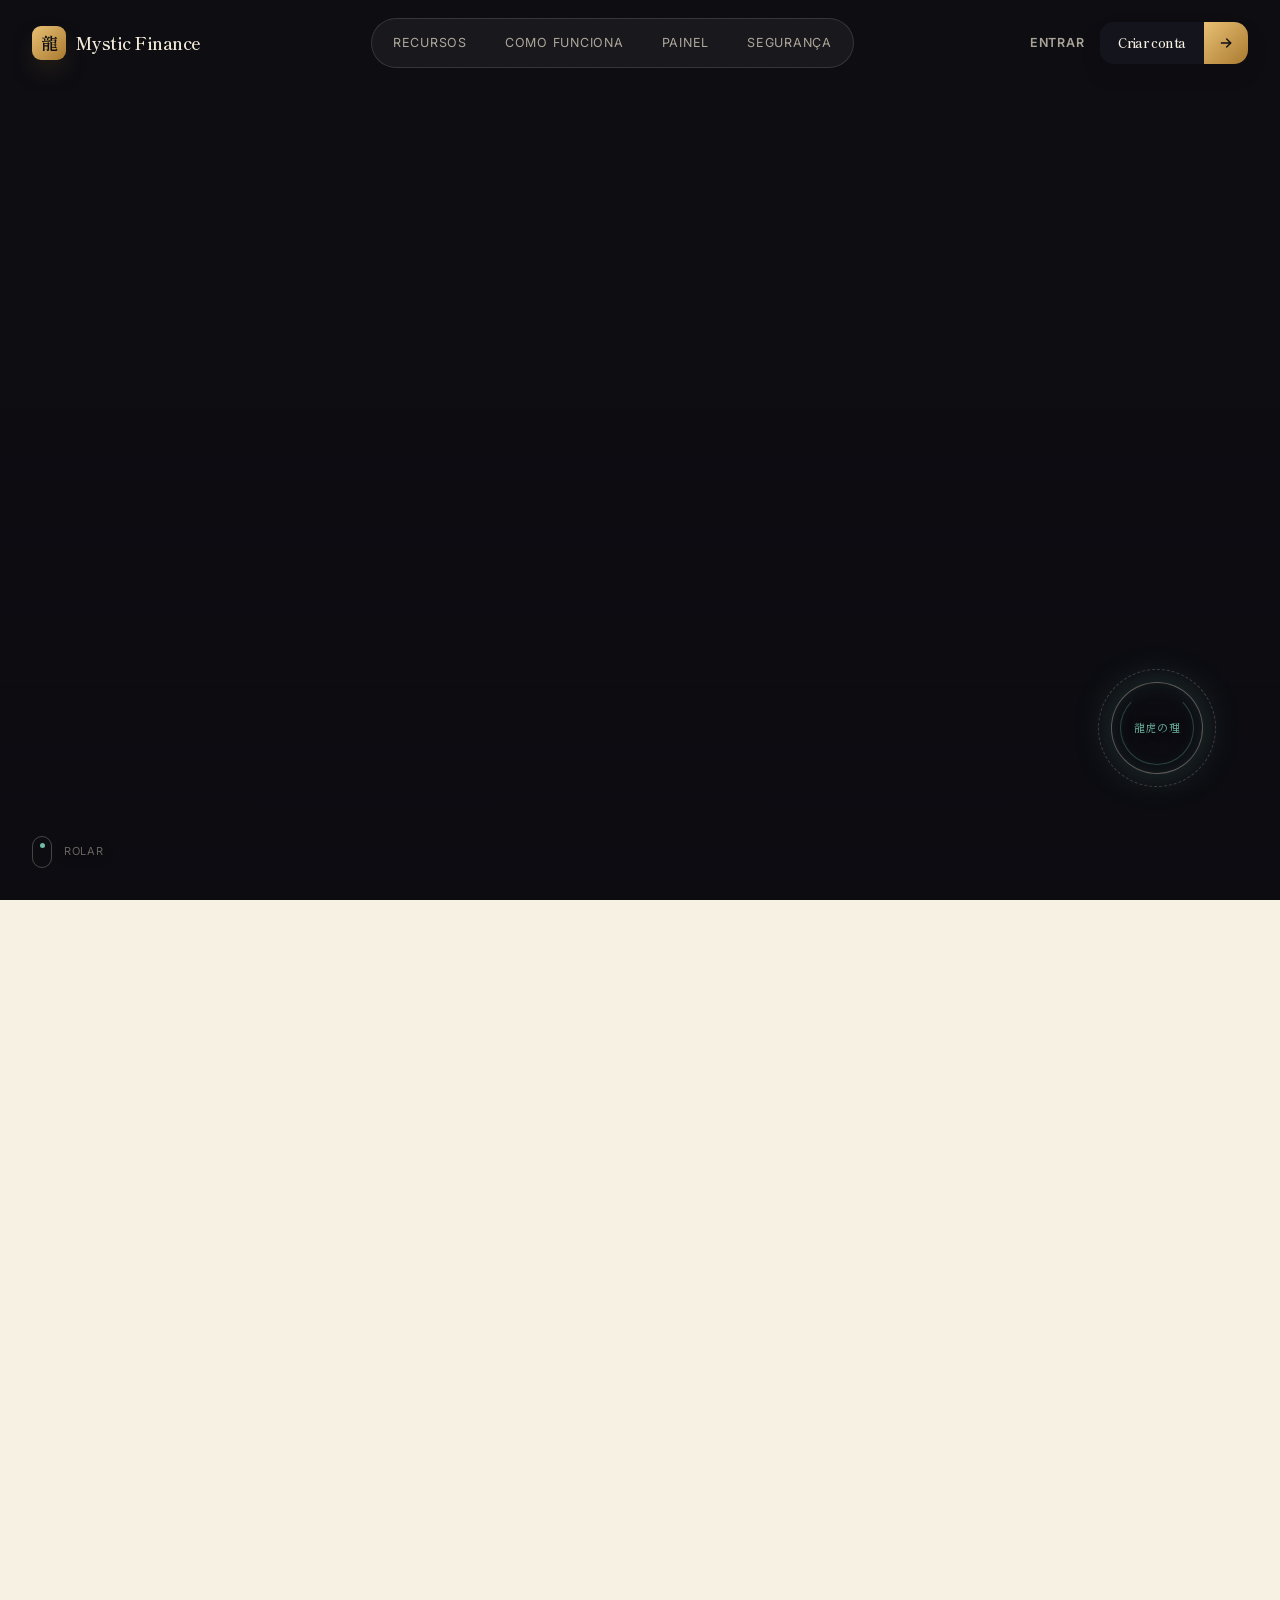
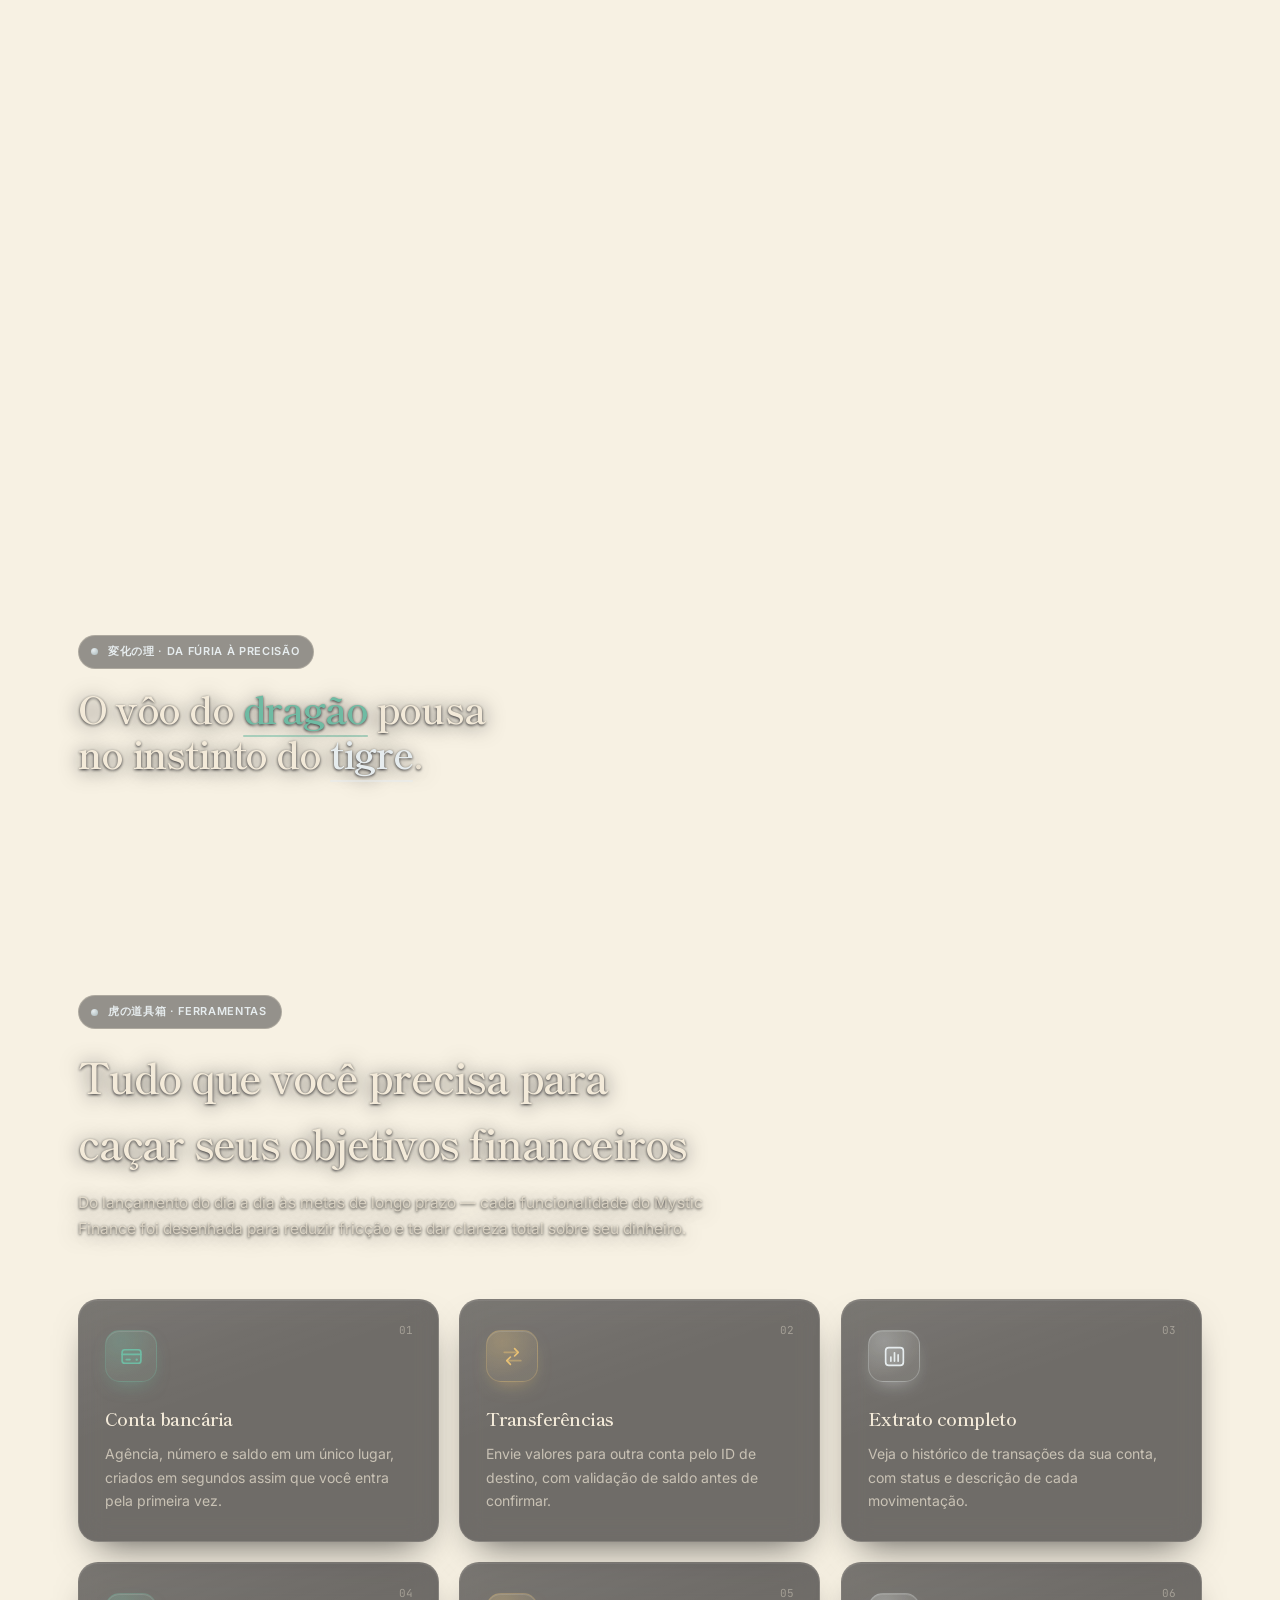
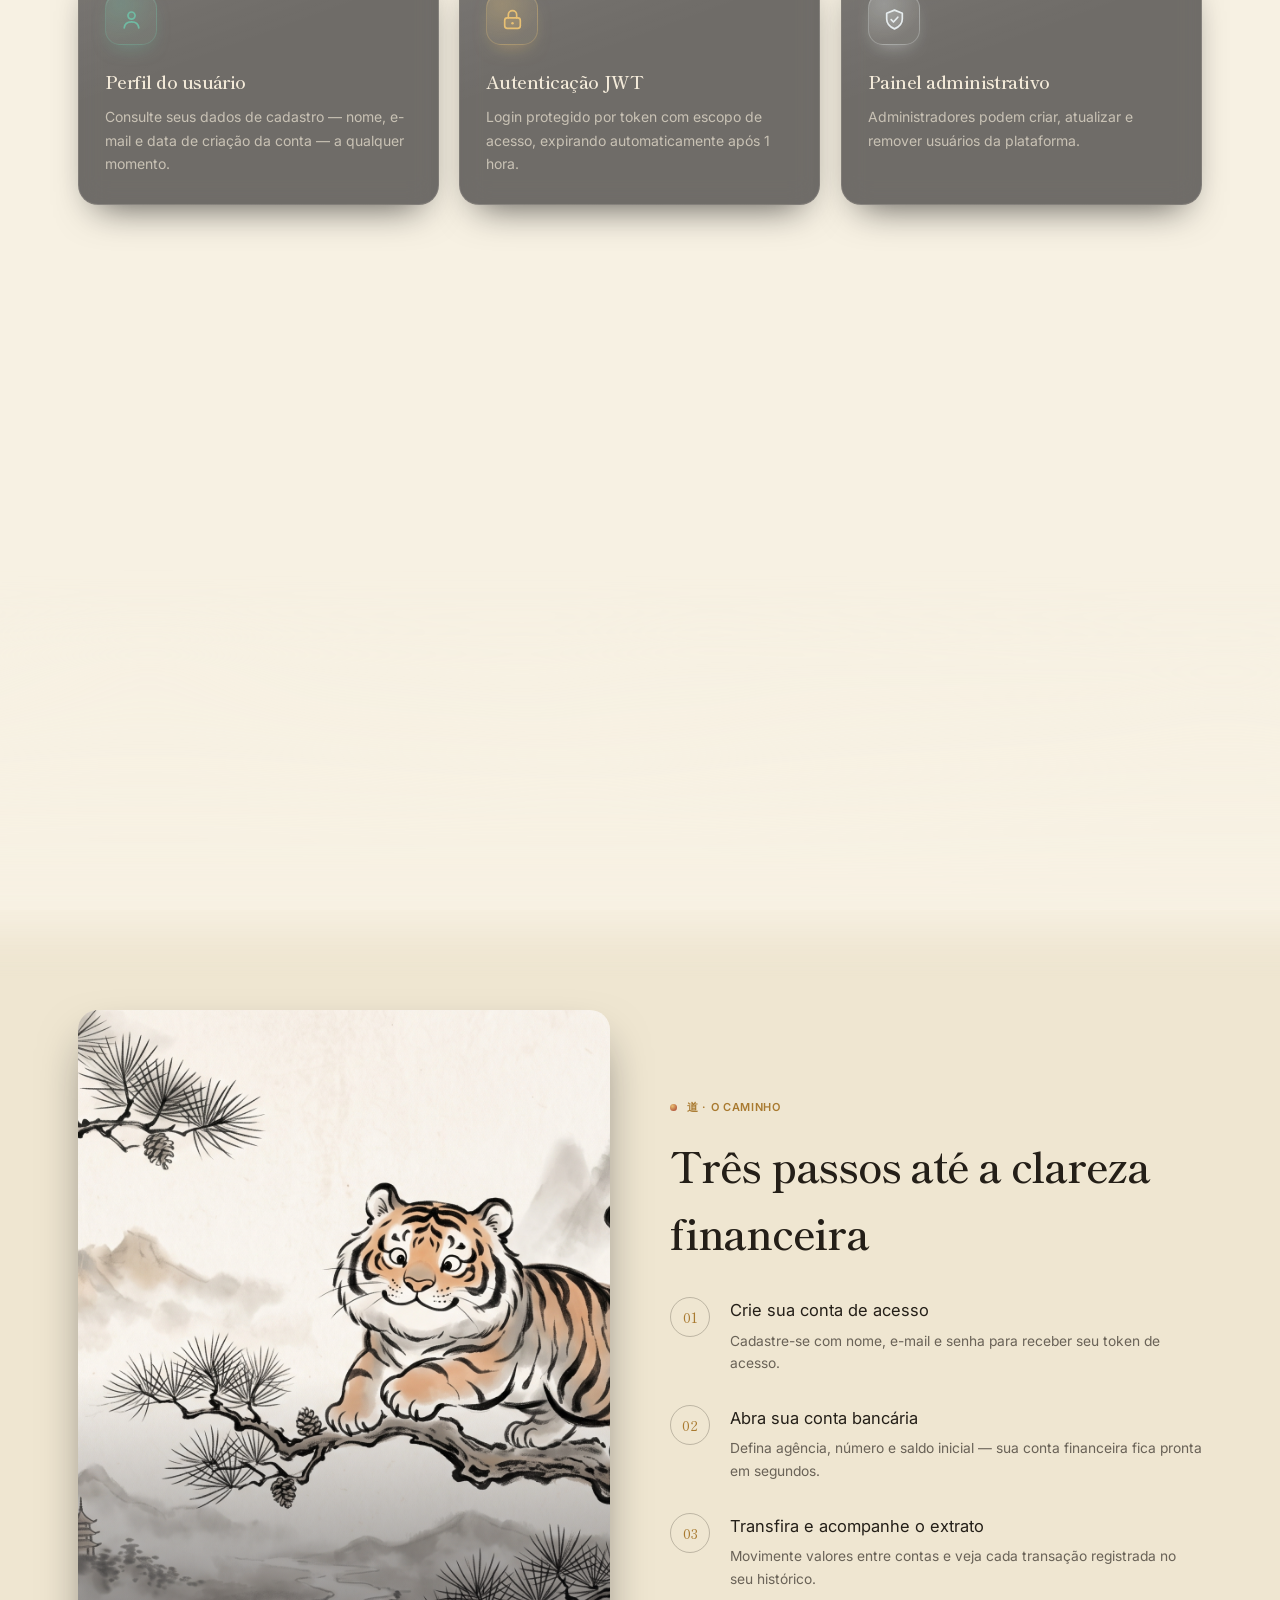
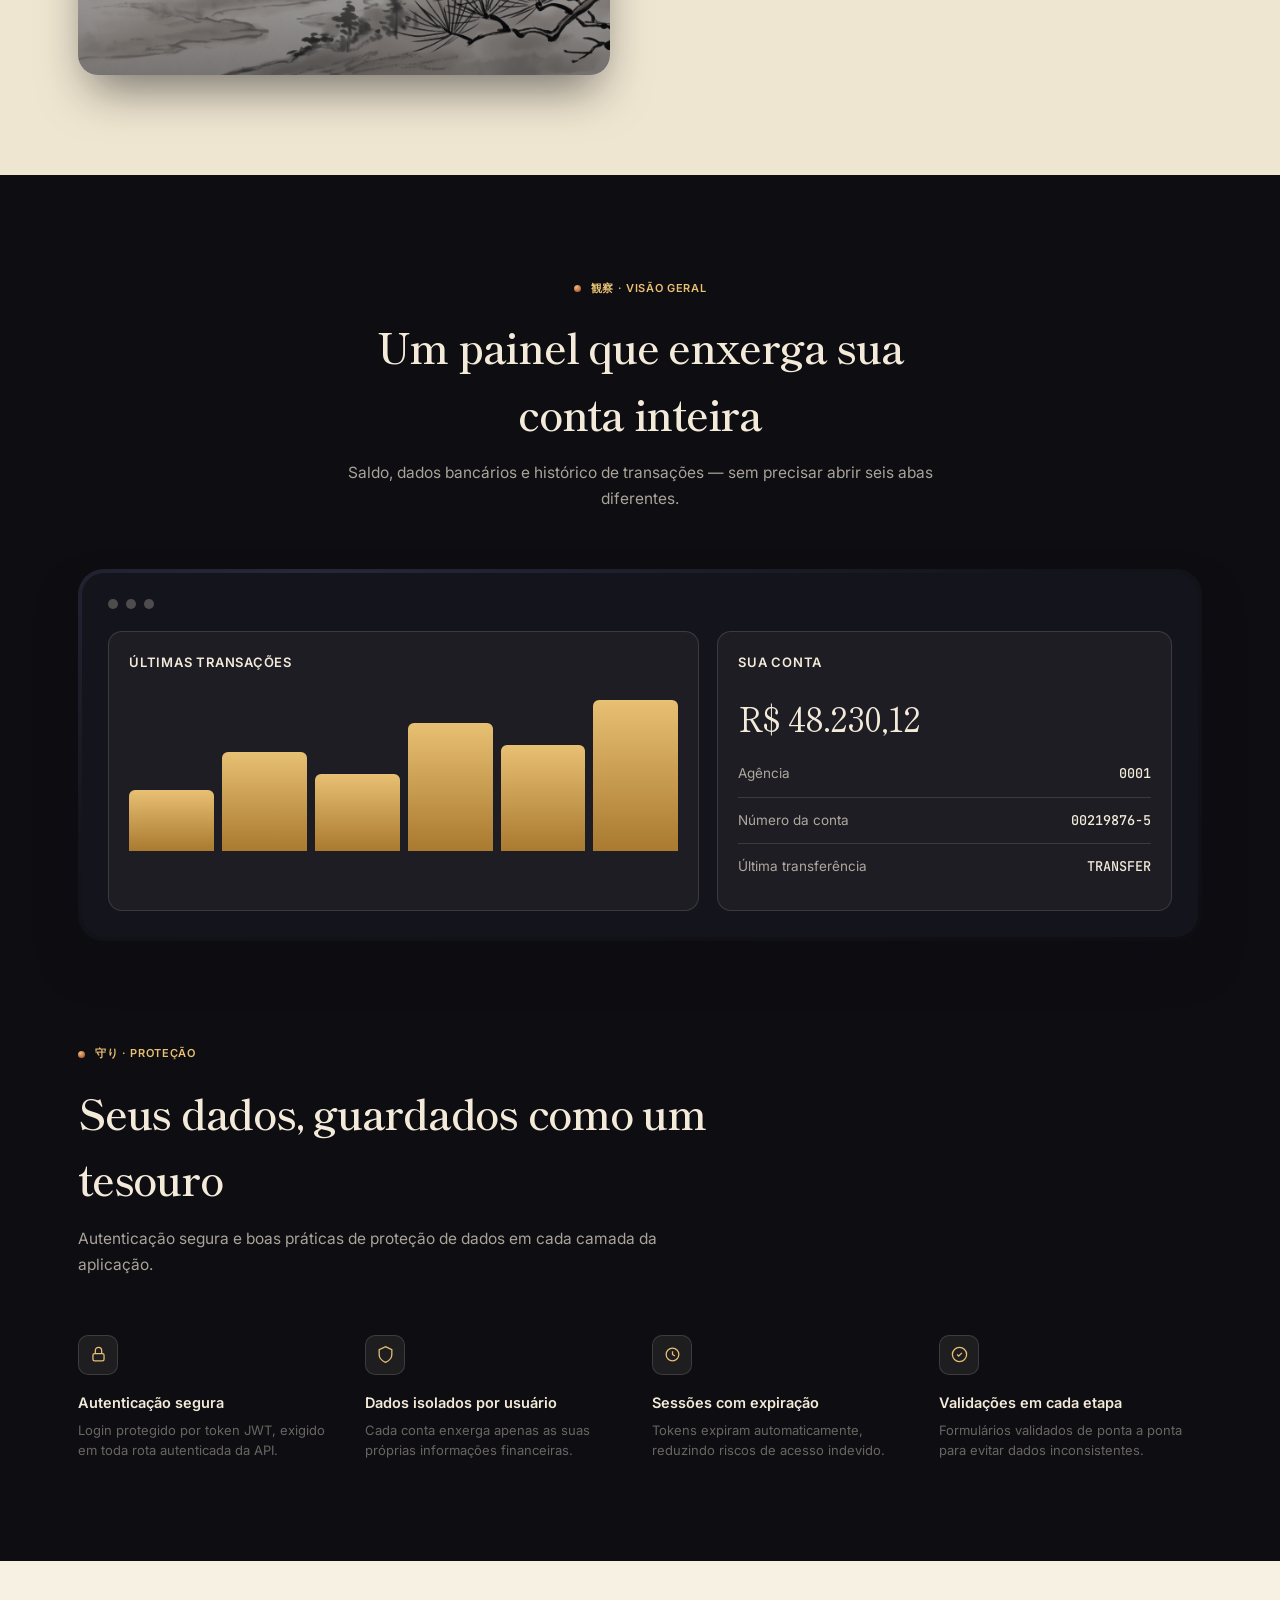
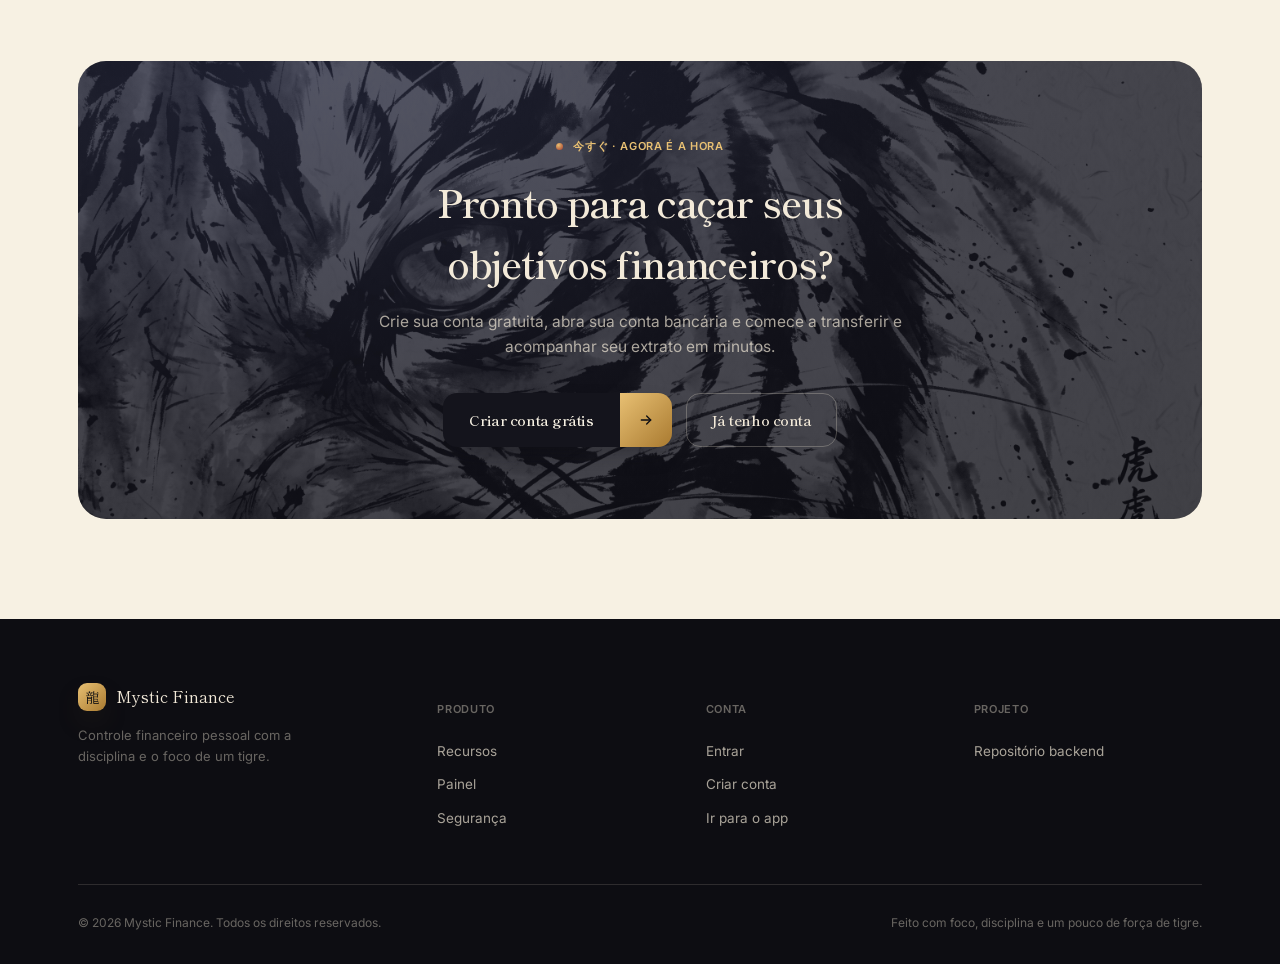
<file: index.html>
<!DOCTYPE html>
<html lang="pt-BR">
<head>
<meta charset="UTF-8" />
<meta name="viewport" content="width=device-width, initial-scale=1" />
<title>Mystic Finance — Controle financeiro com força de tigre</title>
<meta name="description" content="Contas, transações, categorias, orçamentos, metas e relatórios em um só lugar. Mystic Finance é o seu sistema de controle financeiro pessoal." />
<link rel="preconnect" href="https://fonts.googleapis.com">
<link rel="preconnect" href="https://fonts.gstatic.com" crossorigin>
<link href="https://fonts.googleapis.com/css2?family=Shippori+Mincho:wght@500;600;700;800&family=Inter:wght@400;500;600;700&family=JetBrains+Mono:wght@400;500&display=swap" rel="stylesheet">
<link rel="icon" href="data:image/svg+xml,<svg xmlns=%22http://www.w3.org/2000/svg%22 viewBox=%220 0 100 100%22><text y=%22.9em%22 font-size=%2290%22>🐉</text></svg>">
<link rel="stylesheet" href="css/tokens.css">
<link rel="stylesheet" href="css/base.css">
<link rel="stylesheet" href="css/landing.css">
<link rel="stylesheet" href="css/landing-polish.css">
</head>
<body>

<header class="topbar" id="topbar">
  <a href="index.html" class="topbar__mark">
    <span class="topbar__mark-glyph">龍</span>
    Mystic Finance
  </a>
  <nav class="topbar__links">
    <a href="#recursos">Recursos</a>
    <a href="#como-funciona">Como funciona</a>
    <a href="#painel">Painel</a>
    <a href="#seguranca">Segurança</a>
  </nav>
  <div class="topbar__actions">
    <a href="pages/login.html" class="topbar__login">Entrar</a>
    <a href="pages/register.html" class="btn btn--primary btn--sm">
      <span class="btn__label">Criar conta</span>
      <span class="btn__icon"><svg viewBox="0 0 24 24" fill="none" stroke="currentColor" stroke-width="2" stroke-linecap="round" stroke-linejoin="round" aria-hidden="true"><path d="M5 12h14"/><path d="M13 6l6 6-6 6"/></svg></span>
    </a>
    <button type="button" class="topbar__menu-btn" id="topbarMenuBtn" aria-label="Abrir menu" aria-expanded="false" aria-controls="topbarMobileMenu">
      <span></span><span></span><span></span>
    </button>
  </div>
</header>

<nav class="topbar__mobile-menu" id="topbarMobileMenu">
  <a href="#recursos">Recursos</a>
  <a href="#como-funciona">Como funciona</a>
  <a href="#painel">Painel</a>
  <a href="#seguranca">Segurança</a>
  <div class="topbar__mobile-menu-divider"></div>
  <a href="pages/login.html">Entrar</a>
</nav>

<div class="cine-pin" id="heroPin">
  <section class="hero" id="hero">
    <div class="hero__media">
      <video id="heroVideo" class="hero__video" muted playsinline preload="auto">
        <source src="video/hero-dragon.mp4" type="video/mp4">
      </video>
    </div>
    <div class="hero__scrim"></div>
    <div class="hero__fade"></div>
    <div class="hero__texture"></div>

    <div class="hero__wrap">
      <div class="hero__content">
        <span class="kicker kicker--dragon reveal reveal--in is-visible">龍の力 &middot; Disciplina financeira mística</span>
        <h1 class="hero__title reveal is-visible" style="animation-delay:.05s">
          Desperte o <em>dragão</em><br> nas suas finanças.
        </h1>
        <p class="hero__lede reveal is-visible" style="animation-delay:.15s">
          Mystic Finance reúne sua conta bancária, transferências e extrato em um único painel — para você guiar cada centavo com a ambição e a energia ancestral de um dragão.
        </p>
        <div class="hero__cta reveal is-visible" style="animation-delay:.25s">
          <a href="pages/register.html" class="btn btn--primary">
            <span class="btn__label">Começar agora</span>
            <span class="btn__icon"><svg viewBox="0 0 24 24" fill="none" stroke="currentColor" stroke-width="2" stroke-linecap="round" stroke-linejoin="round" aria-hidden="true"><path d="M5 12h14"/><path d="M13 6l6 6-6 6"/></svg></span>
          </a>
          <a href="#painel" class="btn btn--ghost">
            <span class="btn__label">Ver o painel</span>
          </a>
        </div>
        <div class="hero__stats reveal is-visible" style="animation-delay:.35s">
          <div class="hero__stat"><b id="statUsers" data-count="12" data-suffix="k+">12k+</b><span>Usuários ativos</span></div>
          <div class="hero__stat"><b id="statTx" data-count="2.4" data-decimals="1" data-suffix="M">2.4M</b><span>Transações rastreadas</span></div>
          <div class="hero__stat"><b data-count="99.9" data-decimals="1" data-suffix="%">99.9%</b><span>Disponibilidade</span></div>
        </div>
      </div>
    </div>

    <div class="hero__seal reveal reveal--scale is-visible" style="animation-delay:.5s">
      <div class="hero__seal-ring"></div>
      龍虎の理
    </div>

    <div class="scroll-cue">
      <div class="scroll-cue__dot-track"><div class="scroll-cue__dot"></div></div>
      Rolar
    </div>
  </section>
</div>

<div class="cine-pin cine-pin--tiger" id="tigerPin">
  <section class="tiger-band" id="tigerBand">
    <div class="tiger-band__media">
      <video id="tigerVideo" class="tiger-band__video" muted playsinline preload="auto">
        <source src="video/fold-tiger.mp4" type="video/mp4">
      </video>
    </div>
    <div class="tiger-band__fade"></div>
  </section>

  <div class="tiger-band__scroll" id="recursos">
    <div class="wrap">
      <div class="tiger-band__intro reveal">
        <span class="kicker kicker--tiger">変化の理 &middot; Da fúria à precisão</span>
        <h2 class="tiger-band__title">O vôo do <span class="word-dragon">dragão</span> pousa no instinto do <span class="word-tiger">tigre</span>.</h2>
      </div>

      <div class="section__head reveal" style="margin-top:min(30vh,220px)">
        <span class="kicker kicker--tiger">虎の道具箱 &middot; Ferramentas</span>
        <h2 class="section__title" style="color:var(--text-on-dark)">Tudo que você precisa para caçar seus objetivos financeiros</h2>
        <p class="section__desc text-soft-dark">Do lançamento do dia a dia às metas de longo prazo — cada funcionalidade do Mystic Finance foi desenhada para reduzir fricção e te dar clareza total sobre seu dinheiro.</p>
      </div>

      <div class="feature-grid feature-grid--on-dark">
        <div class="feature-card reveal reveal--in">
          <span class="feature-card__index" aria-hidden="true">01</span>
          <span class="feature-card__arrow" aria-hidden="true"><svg viewBox="0 0 24 24" fill="none" stroke="currentColor" stroke-width="1.8" stroke-linecap="round" stroke-linejoin="round"><path d="M7 17L17 7"/><path d="M8 7h9v9"/></svg></span>
          <div class="feature-card__icon">
            <svg viewBox="0 0 24 24" fill="none" stroke="currentColor" stroke-width="1.6" stroke-linecap="round" stroke-linejoin="round" aria-hidden="true"><rect class="ic-fill" x="3" y="5.5" width="18" height="13" rx="2.5"/><path class="ic-stripe" d="M3 10h18"/><path d="M7 15h3.5"/><circle class="ic-dot" cx="17" cy="15" r="1.1" fill="currentColor" stroke="none"/></svg>
          </div>
          <h3 class="feature-card__title">Conta bancária</h3>
          <p class="feature-card__desc">Agência, número e saldo em um único lugar, criados em segundos assim que você entra pela primeira vez.</p>
        </div>
        <div class="feature-card reveal reveal--in" style="animation-delay:.05s">
          <span class="feature-card__index" aria-hidden="true">02</span>
          <span class="feature-card__arrow" aria-hidden="true"><svg viewBox="0 0 24 24" fill="none" stroke="currentColor" stroke-width="1.8" stroke-linecap="round" stroke-linejoin="round"><path d="M7 17L17 7"/><path d="M8 7h9v9"/></svg></span>
          <div class="feature-card__icon">
            <svg viewBox="0 0 24 24" fill="none" stroke="currentColor" stroke-width="1.6" stroke-linecap="round" stroke-linejoin="round" aria-hidden="true"><path class="ic-fill" d="M4 8h13" opacity=".45"/><path class="ic-arrow" d="M14 4.5L17.5 8 14 11.5"/><path d="M20 16H7" opacity=".45"/><path class="ic-arrow-back" d="M10 12.5L6.5 16 10 19.5"/></svg>
          </div>
          <h3 class="feature-card__title">Transferências</h3>
          <p class="feature-card__desc">Envie valores para outra conta pelo ID de destino, com validação de saldo antes de confirmar.</p>
        </div>
        <div class="feature-card reveal reveal--in" style="animation-delay:.1s">
          <span class="feature-card__index" aria-hidden="true">03</span>
          <span class="feature-card__arrow" aria-hidden="true"><svg viewBox="0 0 24 24" fill="none" stroke="currentColor" stroke-width="1.8" stroke-linecap="round" stroke-linejoin="round"><path d="M7 17L17 7"/><path d="M8 7h9v9"/></svg></span>
          <div class="feature-card__icon">
            <svg viewBox="0 0 24 24" fill="none" stroke="currentColor" stroke-width="1.6" stroke-linecap="round" stroke-linejoin="round" aria-hidden="true"><rect class="ic-fill" x="3.5" y="3.5" width="17" height="17" rx="3"/><path class="ic-bar ic-bar--1" d="M8.5 16.5v-4"/><path class="ic-bar ic-bar--2" d="M12 16.5V8.5"/><path class="ic-bar ic-bar--3" d="M15.5 16.5v-6"/></svg>
          </div>
          <h3 class="feature-card__title">Extrato completo</h3>
          <p class="feature-card__desc">Veja o histórico de transações da sua conta, com status e descrição de cada movimentação.</p>
        </div>
        <div class="feature-card reveal reveal--in" style="animation-delay:.15s">
          <span class="feature-card__index" aria-hidden="true">04</span>
          <span class="feature-card__arrow" aria-hidden="true"><svg viewBox="0 0 24 24" fill="none" stroke="currentColor" stroke-width="1.8" stroke-linecap="round" stroke-linejoin="round"><path d="M7 17L17 7"/><path d="M8 7h9v9"/></svg></span>
          <div class="feature-card__icon">
            <svg viewBox="0 0 24 24" fill="none" stroke="currentColor" stroke-width="1.6" stroke-linecap="round" stroke-linejoin="round" aria-hidden="true"><circle class="ic-head ic-fill" cx="12" cy="8.2" r="3.4"/><path class="ic-body" d="M5 20c.4-3.6 3.2-5.8 7-5.8s6.6 2.2 7 5.8"/></svg>
          </div>
          <h3 class="feature-card__title">Perfil do usuário</h3>
          <p class="feature-card__desc">Consulte seus dados de cadastro — nome, e-mail e data de criação da conta — a qualquer momento.</p>
        </div>
        <div class="feature-card reveal reveal--in" style="animation-delay:.2s">
          <span class="feature-card__index" aria-hidden="true">05</span>
          <span class="feature-card__arrow" aria-hidden="true"><svg viewBox="0 0 24 24" fill="none" stroke="currentColor" stroke-width="1.8" stroke-linecap="round" stroke-linejoin="round"><path d="M7 17L17 7"/><path d="M8 7h9v9"/></svg></span>
          <div class="feature-card__icon">
            <svg viewBox="0 0 24 24" fill="none" stroke="currentColor" stroke-width="1.6" stroke-linecap="round" stroke-linejoin="round" aria-hidden="true"><rect class="ic-fill" x="4.5" y="10.5" width="15" height="10" rx="2.5"/><path class="ic-shackle" d="M8 10.5V7.5a4 4 0 0 1 8 0v3"/><circle cx="12" cy="15.5" r="1.2" fill="currentColor" stroke="none"/></svg>
          </div>
          <h3 class="feature-card__title">Autenticação JWT</h3>
          <p class="feature-card__desc">Login protegido por token com escopo de acesso, expirando automaticamente após 1 hora.</p>
        </div>
        <div class="feature-card reveal reveal--in" style="animation-delay:.25s">
          <span class="feature-card__index" aria-hidden="true">06</span>
          <span class="feature-card__arrow" aria-hidden="true"><svg viewBox="0 0 24 24" fill="none" stroke="currentColor" stroke-width="1.8" stroke-linecap="round" stroke-linejoin="round"><path d="M7 17L17 7"/><path d="M8 7h9v9"/></svg></span>
          <div class="feature-card__icon">
            <svg viewBox="0 0 24 24" fill="none" stroke="currentColor" stroke-width="1.6" stroke-linecap="round" stroke-linejoin="round" aria-hidden="true"><path class="ic-fill" d="M12 3l7.5 3v5.5c0 4.4-3.1 7.6-7.5 9.5-4.4-1.9-7.5-5.1-7.5-9.5V6z"/><path class="ic-check" d="M8.8 12.2l2.2 2.2 4.2-4.6"/></svg>
          </div>
          <h3 class="feature-card__title">Painel administrativo</h3>
          <p class="feature-card__desc">Administradores podem criar, atualizar e remover usuários da plataforma.</p>
        </div>
      </div>
    </div>
  </div>
</div>

<div class="fold-bridge" aria-hidden="true">
  <div class="fold-bridge__mist"></div>
</div>

<section class="section section--paper-alt" id="como-funciona">
  <div class="wrap">
    <div class="steps">
      <div class="steps__art reveal reveal--scale">
        <img src="assets/img/Tiger_in_ink_wash_painting_2K_20260912202425.jpeg" alt="Pintura sumi-e de um tigre em uma árvore, representando calma e estratégia financeira" loading="lazy">
      </div>
      <div>
        <span class="kicker">道 &middot; O caminho</span>
        <h2 class="section__title" style="margin-top:14px">Três passos até a clareza financeira</h2>
        <div class="steps__list" style="margin-top:32px">
          <div class="step reveal">
            <div class="step__num">01</div>
            <div>
              <p class="step__title">Crie sua conta de acesso</p>
              <p class="step__desc">Cadastre-se com nome, e-mail e senha para receber seu token de acesso.</p>
            </div>
          </div>
          <div class="step reveal" style="animation-delay:.08s">
            <div class="step__num">02</div>
            <div>
              <p class="step__title">Abra sua conta bancária</p>
              <p class="step__desc">Defina agência, número e saldo inicial — sua conta financeira fica pronta em segundos.</p>
            </div>
          </div>
          <div class="step reveal" style="animation-delay:.16s">
            <div class="step__num">03</div>
            <div>
              <p class="step__title">Transfira e acompanhe o extrato</p>
              <p class="step__desc">Movimente valores entre contas e veja cada transação registrada no seu histórico.</p>
            </div>
          </div>
        </div>
      </div>
    </div>
  </div>
</section>

<section class="section section--dark" id="painel">
  <div class="wrap">
    <div class="section__head section__head--center reveal">
      <span class="kicker kicker--on-dark">観察 &middot; Visão geral</span>
      <h2 class="section__title" style="color:var(--text-on-dark)">Um painel que enxerga sua conta inteira</h2>
      <p class="section__desc text-soft-dark">Saldo, dados bancários e histórico de transações — sem precisar abrir seis abas diferentes.</p>
    </div>

    <div class="preview reveal reveal--scale">
      <div class="preview__inner">
        <div class="preview__bar"><span></span><span></span><span></span></div>
        <div class="preview__grid">
          <div class="preview__panel">
            <h4>Últimas transações</h4>
            <div class="preview__chart">
              <div class="preview__bar-el" style="height:38%"></div>
              <div class="preview__bar-el" style="height:62%"></div>
              <div class="preview__bar-el" style="height:48%"></div>
              <div class="preview__bar-el" style="height:80%"></div>
              <div class="preview__bar-el" style="height:66%"></div>
              <div class="preview__bar-el" style="height:94%"></div>
            </div>
          </div>
          <div class="preview__panel">
            <h4>Sua conta</h4>
            <p class="preview__balance">R$ 48.230,12</p>
            <div class="preview__stat-row"><span>Agência</span><b>0001</b></div>
            <div class="preview__stat-row"><span>Número da conta</span><b>00219876-5</b></div>
            <div class="preview__stat-row"><span>Última transferência</span><b>TRANSFER</b></div>
          </div>
        </div>
      </div>
    </div>
  </div>
</section>

<section class="section section--dark" id="seguranca" style="padding-top:0">
  <div class="wrap">
    <div class="section__head reveal">
      <span class="kicker kicker--on-dark">守り &middot; Proteção</span>
      <h2 class="section__title" style="color:var(--text-on-dark)">Seus dados, guardados como um tesouro</h2>
      <p class="section__desc text-soft-dark">Autenticação segura e boas práticas de proteção de dados em cada camada da aplicação.</p>
    </div>
    <div class="security-grid">
      <div class="security-item reveal">
        <div class="security-item__icon"><svg viewBox="0 0 24 24" fill="none" stroke="currentColor" stroke-width="1.6"><rect x="5" y="11" width="14" height="9" rx="2"/><path d="M8 11V7a4 4 0 0 1 8 0v4"/></svg></div>
        <p class="security-item__title">Autenticação segura</p>
        <p class="security-item__desc">Login protegido por token JWT, exigido em toda rota autenticada da API.</p>
      </div>
      <div class="security-item reveal" style="animation-delay:.05s">
        <div class="security-item__icon"><svg viewBox="0 0 24 24" fill="none" stroke="currentColor" stroke-width="1.6"><path d="M12 2l8 4v6c0 5-3.5 8-8 10-4.5-2-8-5-8-10V6z"/></svg></div>
        <p class="security-item__title">Dados isolados por usuário</p>
        <p class="security-item__desc">Cada conta enxerga apenas as suas próprias informações financeiras.</p>
      </div>
      <div class="security-item reveal" style="animation-delay:.1s">
        <div class="security-item__icon"><svg viewBox="0 0 24 24" fill="none" stroke="currentColor" stroke-width="1.6"><path d="M4 12a8 8 0 1 1 16 0 8 8 0 0 1-16 0z"/><path d="M12 8v4l3 2"/></svg></div>
        <p class="security-item__title">Sessões com expiração</p>
        <p class="security-item__desc">Tokens expiram automaticamente, reduzindo riscos de acesso indevido.</p>
      </div>
      <div class="security-item reveal" style="animation-delay:.15s">
        <div class="security-item__icon"><svg viewBox="0 0 24 24" fill="none" stroke="currentColor" stroke-width="1.6"><path d="M9 12l2 2 4-4"/><circle cx="12" cy="12" r="9"/></svg></div>
        <p class="security-item__title">Validações em cada etapa</p>
        <p class="security-item__desc">Formulários validados de ponta a ponta para evitar dados inconsistentes.</p>
      </div>
    </div>
  </div>
</section>

<section class="section section--paper">
  <div class="wrap">
    <div class="cta-banner reveal reveal--scale">
      <div class="cta-banner__art"></div>
      <div class="cta-banner__content">
        <span class="kicker kicker--on-dark">今すぐ &middot; Agora é a hora</span>
        <h2>Pronto para caçar seus objetivos financeiros?</h2>
        <p>Crie sua conta gratuita, abra sua conta bancária e comece a transferir e acompanhar seu extrato em minutos.</p>
        <div class="cta-banner__actions">
          <a href="pages/register.html" class="btn btn--primary">
            <span class="btn__label">Criar conta grátis</span>
            <span class="btn__icon"><svg viewBox="0 0 24 24" fill="none" stroke="currentColor" stroke-width="2" stroke-linecap="round" stroke-linejoin="round" aria-hidden="true"><path d="M5 12h14"/><path d="M13 6l6 6-6 6"/></svg></span>
          </a>
          <a href="pages/login.html" class="btn btn--ghost">
            <span class="btn__label">Já tenho conta</span>
          </a>
        </div>
      </div>
    </div>
  </div>
</section>

<footer class="site-footer">
  <div class="wrap">
    <div class="site-footer__top">
      <div>
        <div class="site-footer__brand"><span class="topbar__mark-glyph" style="width:28px;height:28px;font-size:14px;">龍</span>Mystic Finance</div>
        <p class="site-footer__tag">Controle financeiro pessoal com a disciplina e o foco de um tigre.</p>
      </div>
      <div class="site-footer__col">
        <h5>Produto</h5>
        <a href="#recursos">Recursos</a>
        <a href="#painel">Painel</a>
        <a href="#seguranca">Segurança</a>
      </div>
      <div class="site-footer__col">
        <h5>Conta</h5>
        <a href="pages/login.html">Entrar</a>
        <a href="pages/register.html">Criar conta</a>
        <a href="pages/app.html">Ir para o app</a>
      </div>
      <div class="site-footer__col">
        <h5>Projeto</h5>
        <a href="https://github.com/SAMUELMARQUES692/FinanceSystem" target="_blank" rel="noopener">Repositório backend</a>
      </div>
    </div>
    <div class="site-footer__bottom">
      <span>© <span id="year"></span> Mystic Finance. Todos os direitos reservados.</span>
      <span>Feito com foco, disciplina e um pouco de força de tigre.</span>
    </div>
  </div>
</footer>

<script src="js/reveal.js"></script>
<script src="js/hero-scroll.js"></script>
<script src="js/card-glow.js"></script>
<script src="js/fold-fx.js"></script>
<script>document.getElementById('year').textContent = new Date().getFullYear();</script>
</body>
</html>
</file>
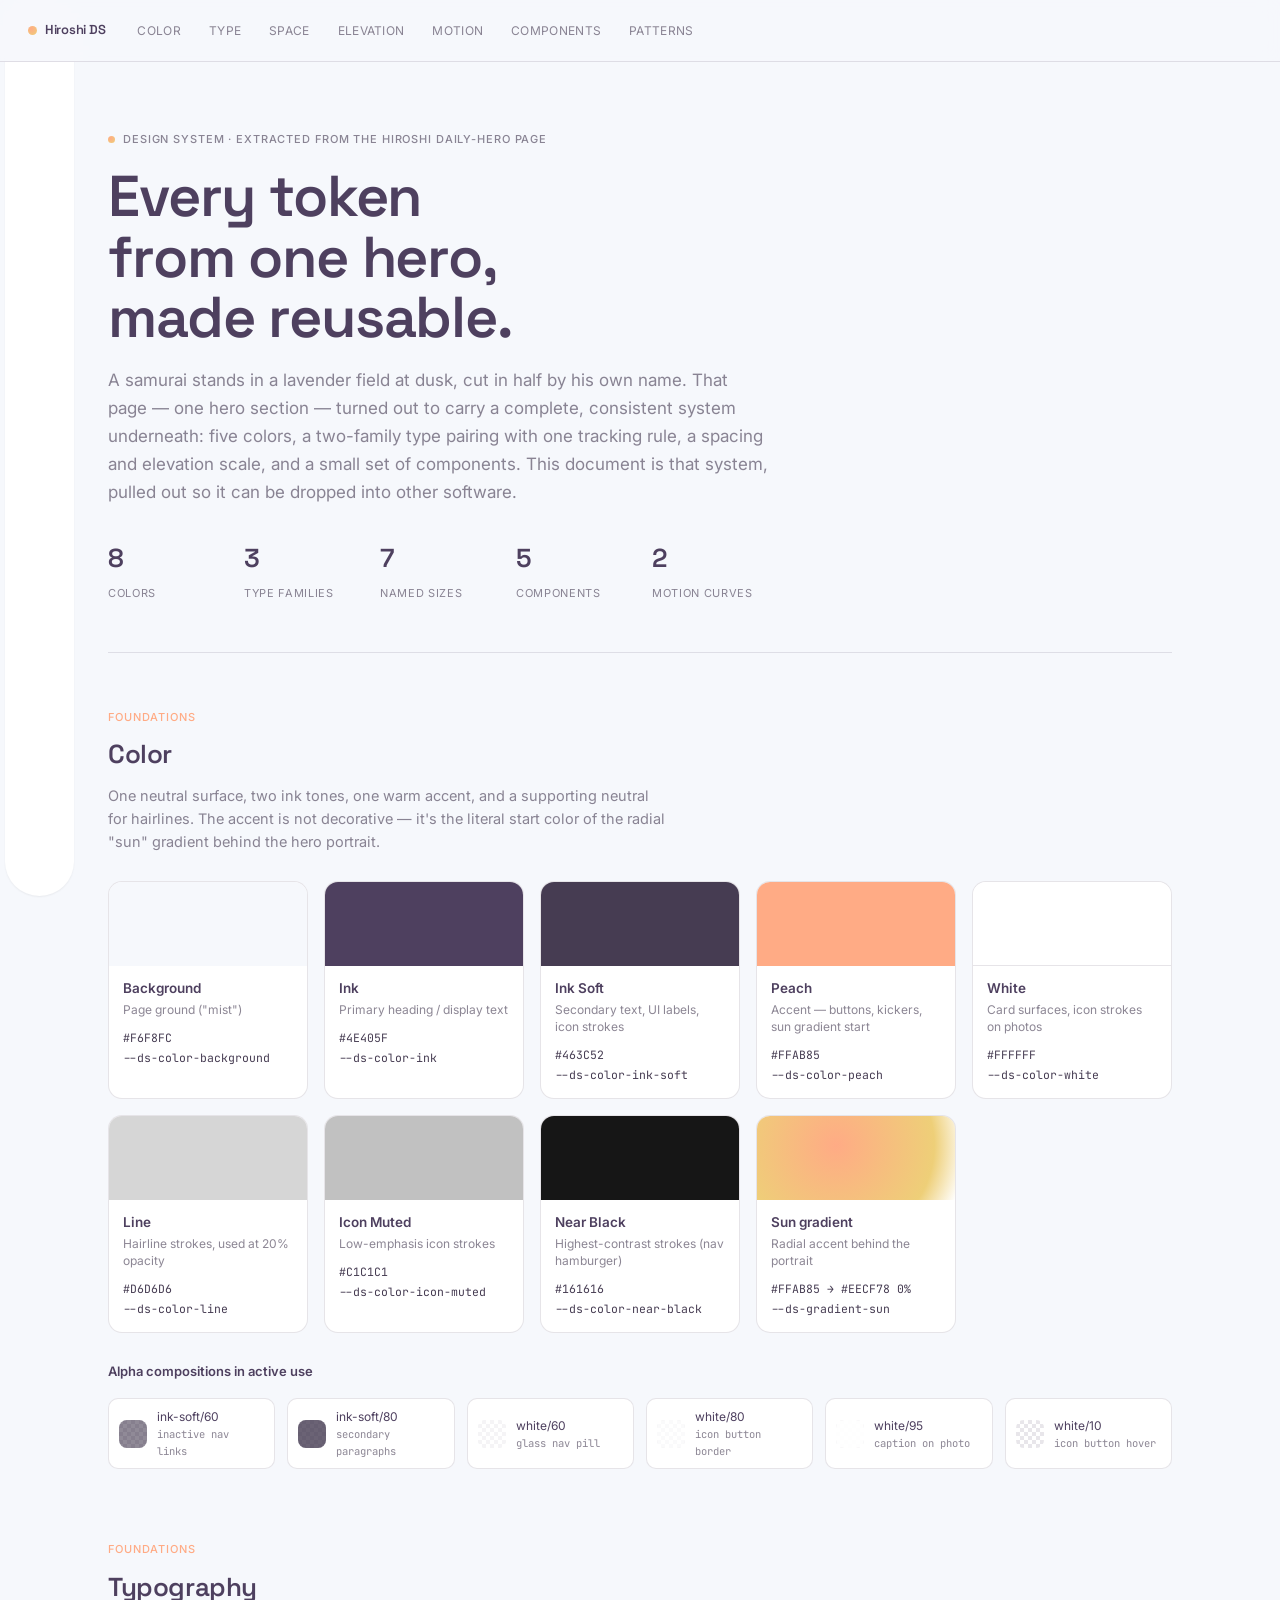
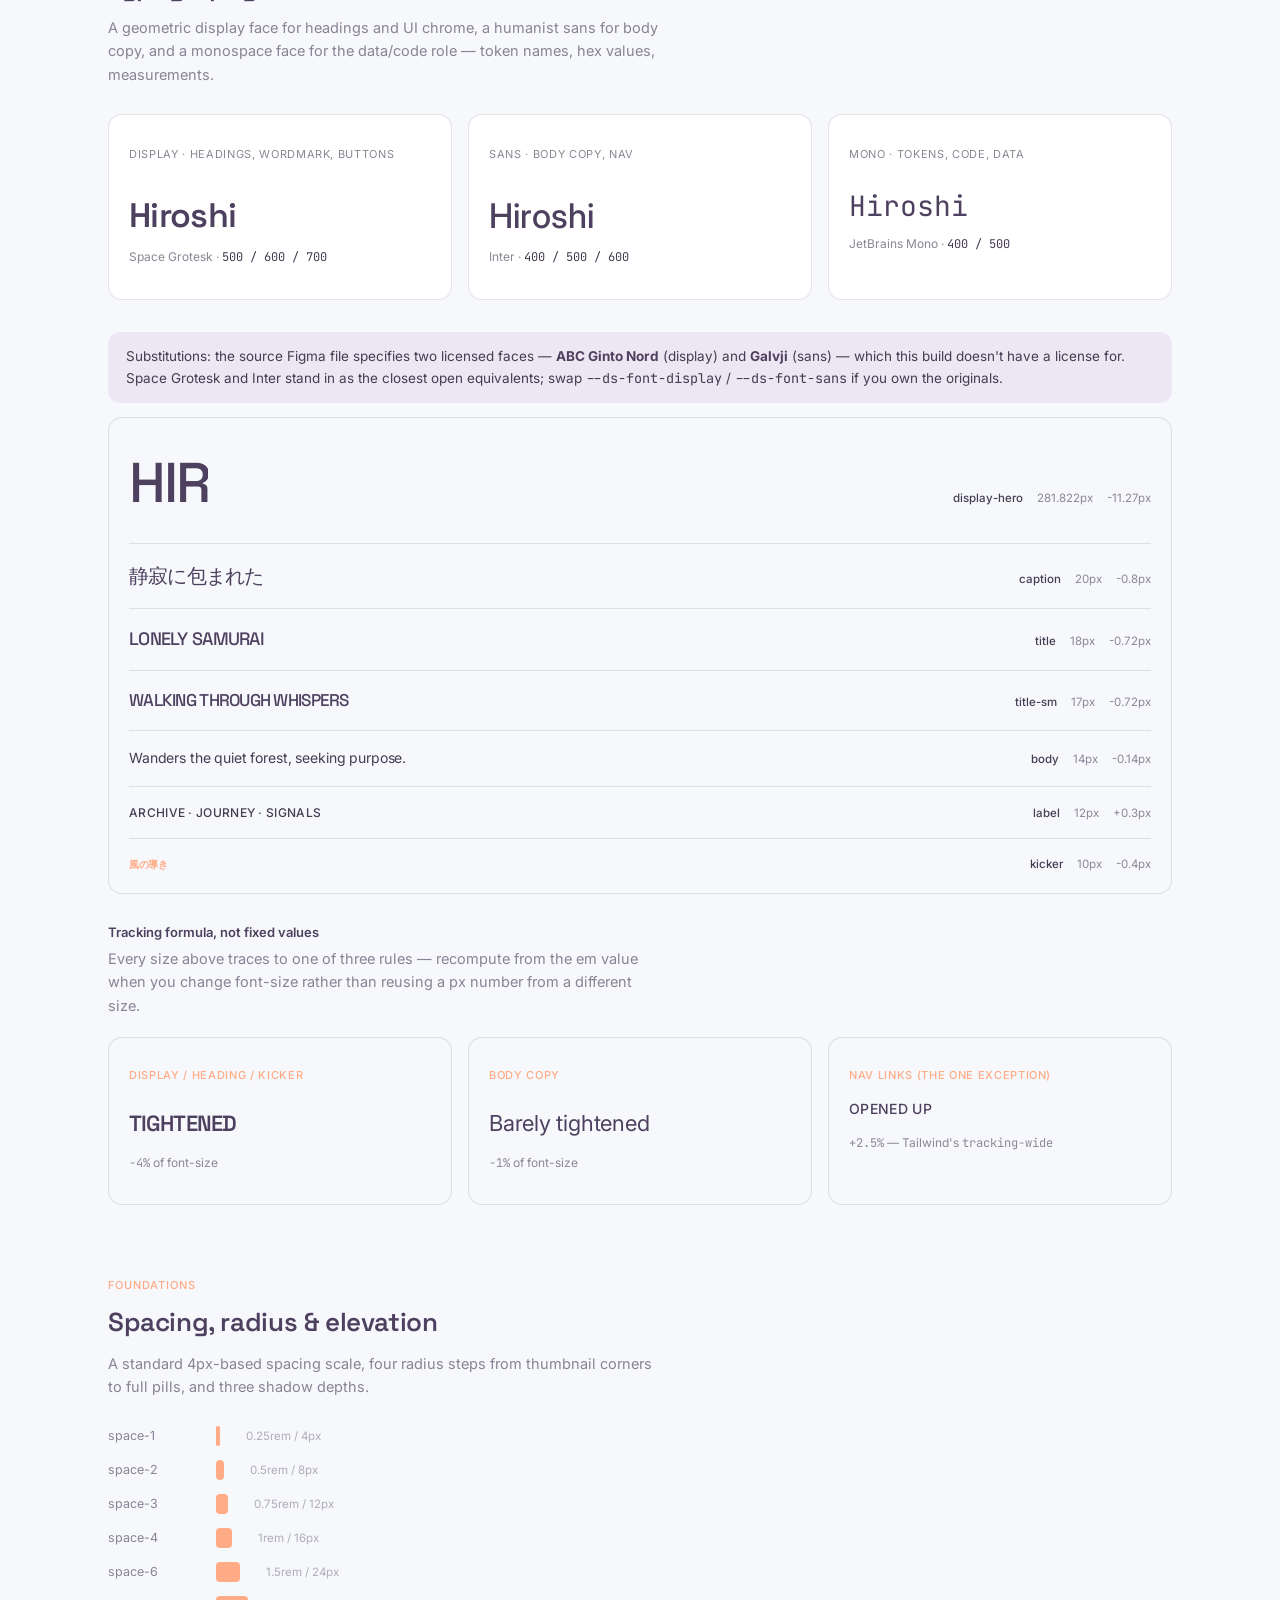
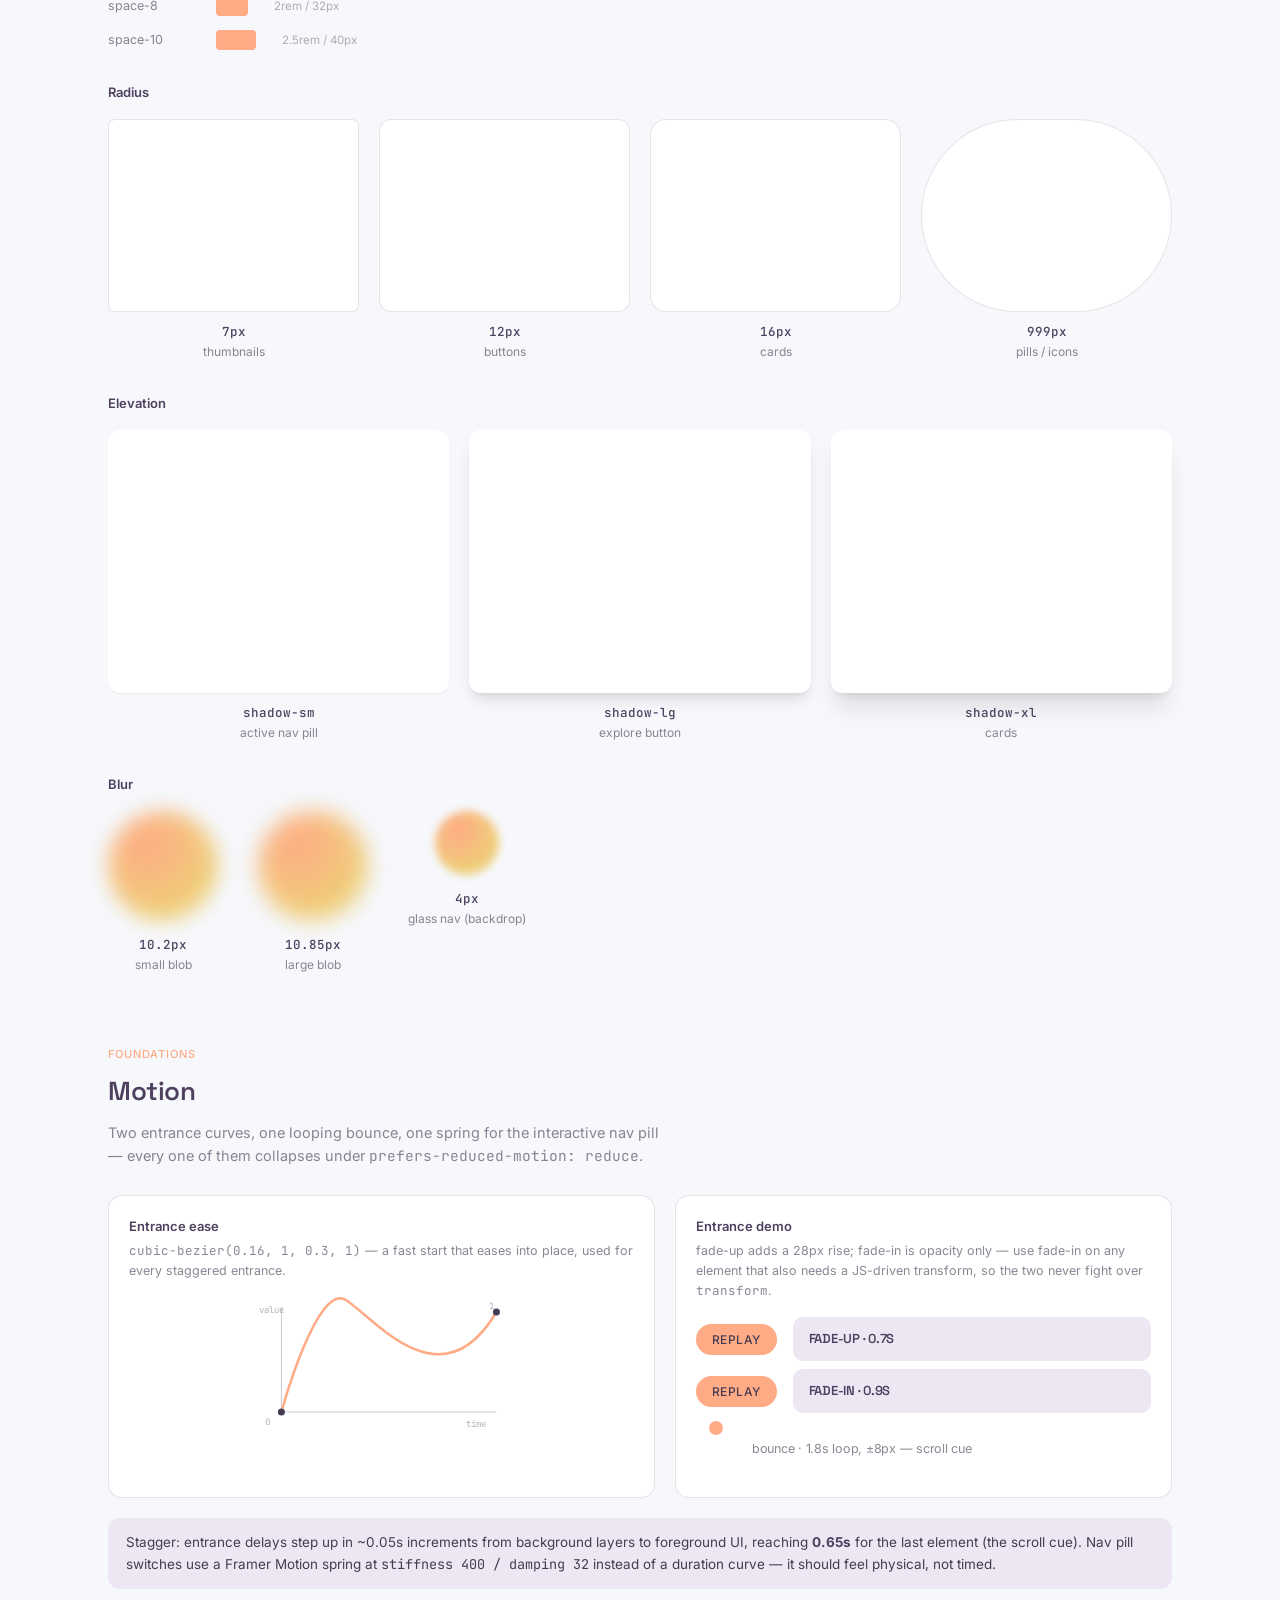
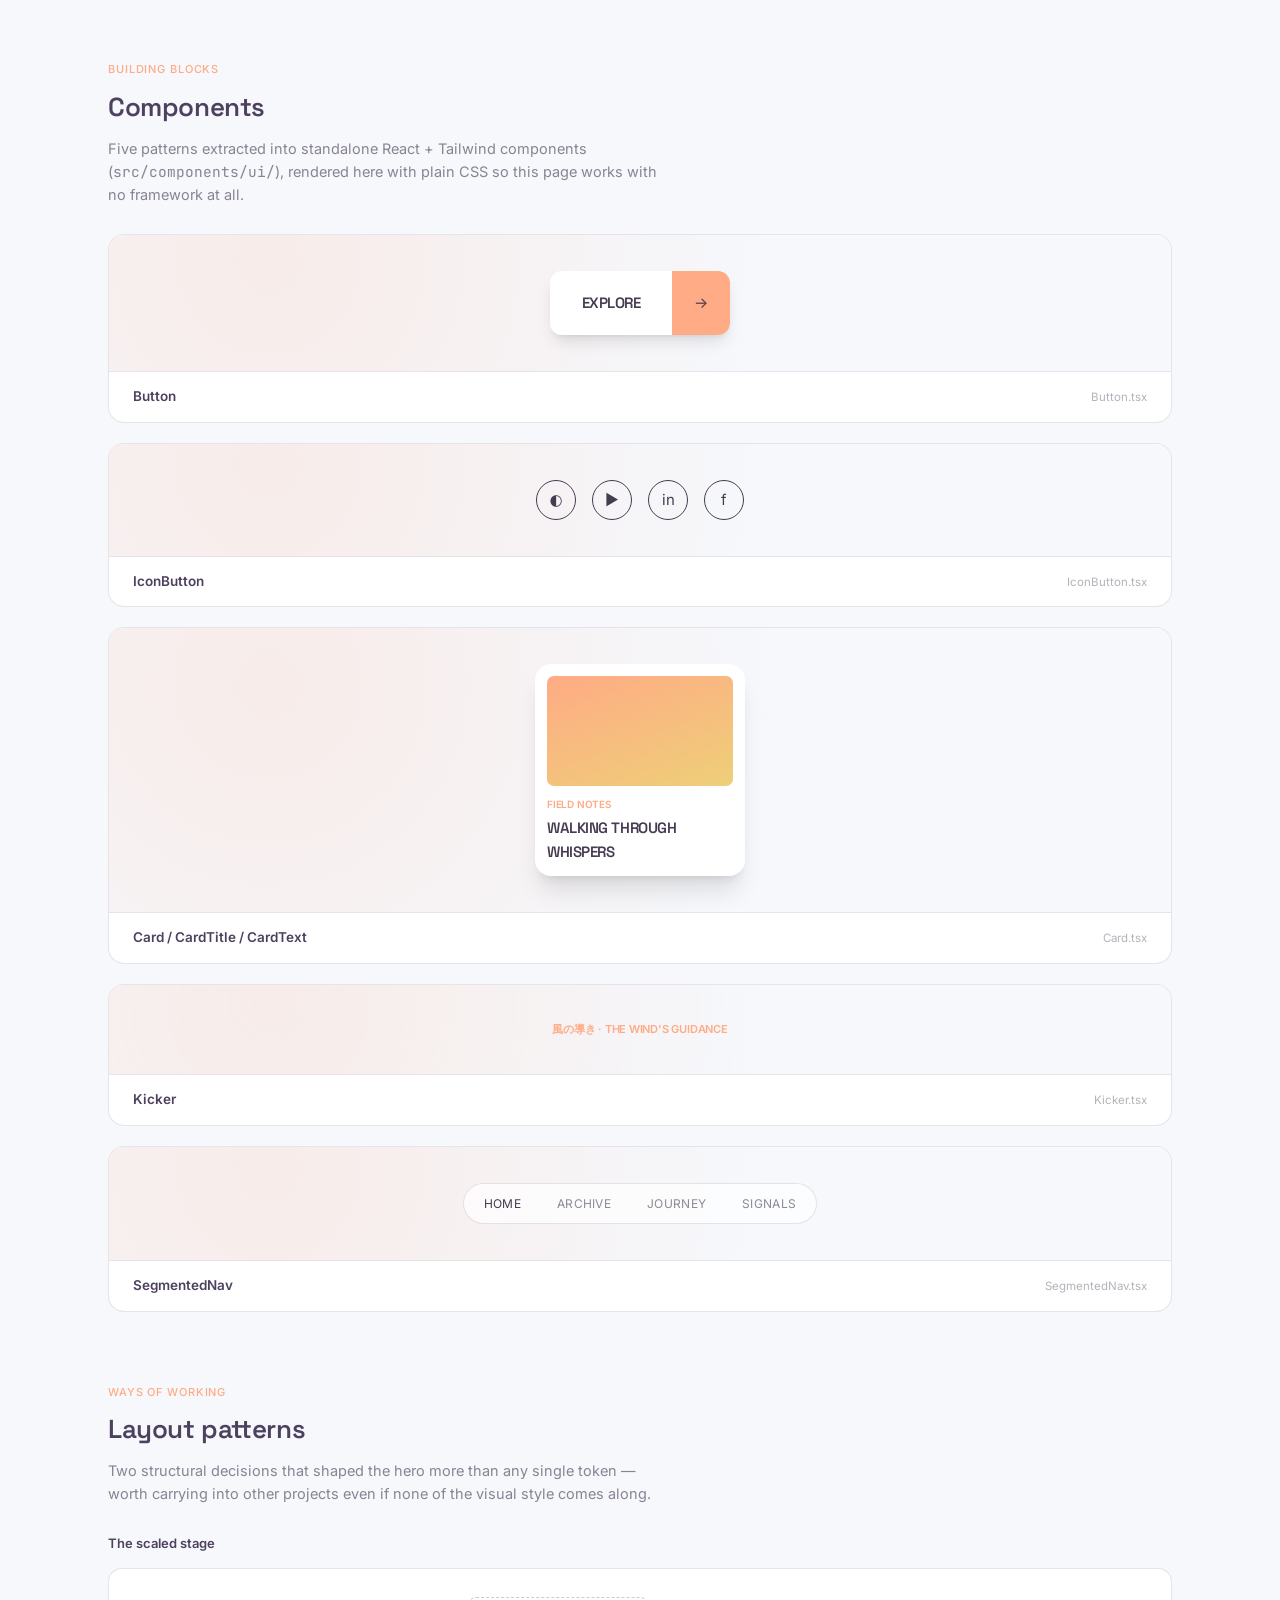
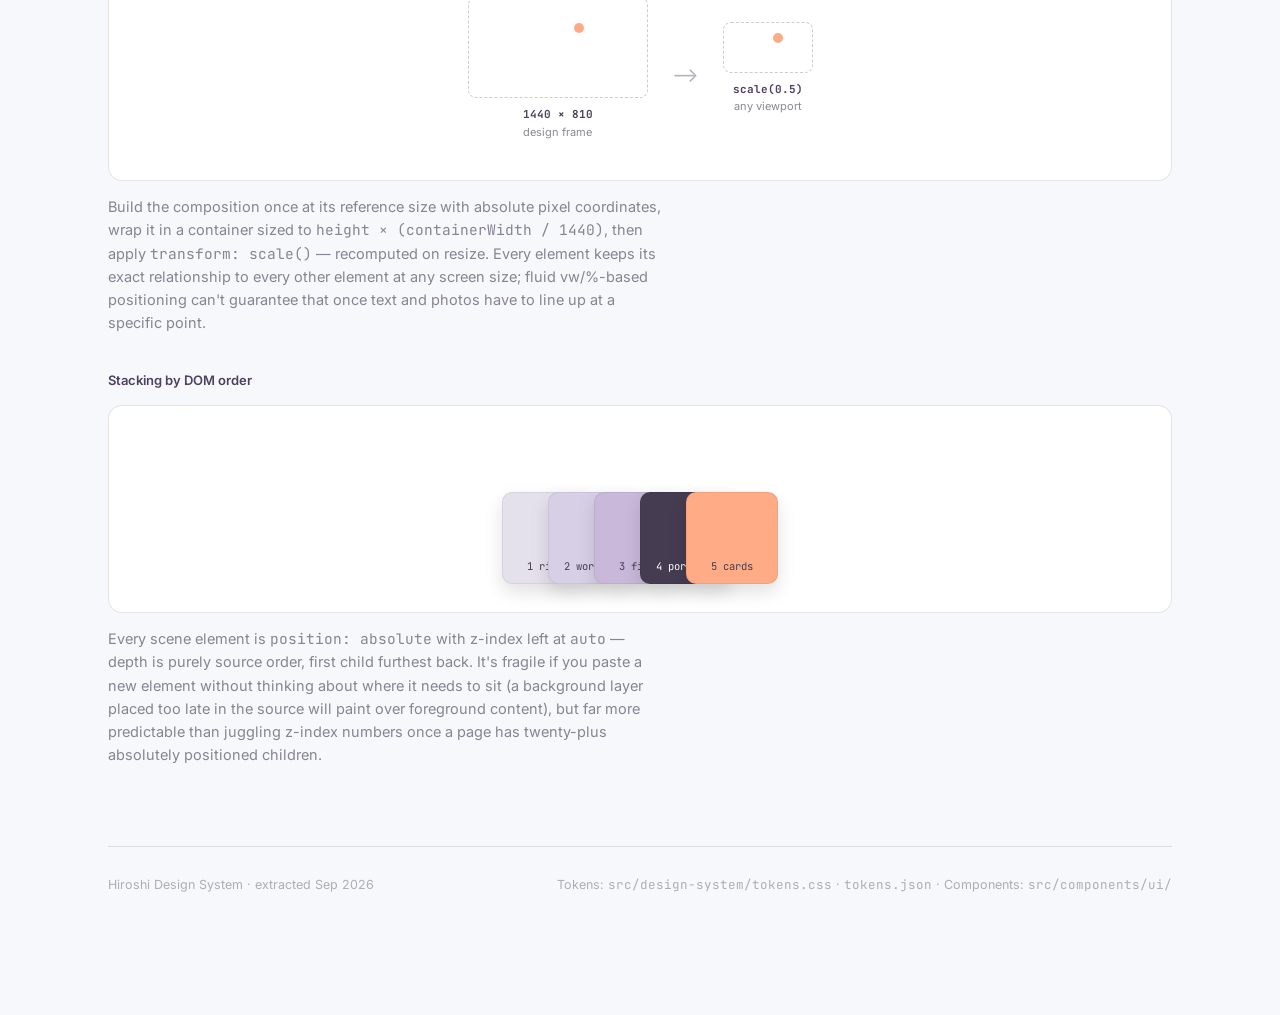
<file: design-system.html>
<!DOCTYPE html>
<html lang="en">
<head>
<meta charset="UTF-8" />
<meta name="viewport" content="width=device-width, initial-scale=1" />
<title>Hiroshi Design System</title>
<link rel="preconnect" href="https://fonts.googleapis.com">
<link rel="preconnect" href="https://fonts.gstatic.com" crossorigin>
<link href="https://fonts.googleapis.com/css2?family=Space+Grotesk:wght@500;600;700&family=Inter:wght@400;500;600&family=JetBrains+Mono:wght@400;500&display=swap" rel="stylesheet">
<style>
  :root {
    --bg: #f6f8fc;
    --surface: #ffffff;
    --surface-2: #ece7f3;
    --ink: #4e405f;
    --ink-soft: #463c52;
    --ink-muted: rgba(70, 60, 82, 0.62);
    --ink-faint: rgba(70, 60, 82, 0.4);
    --accent: #ffab85;
    --accent-ink: #463c52;
    --sun-end: #eecf78;
    --line: rgba(78, 64, 95, 0.14);
    --line-strong: rgba(78, 64, 95, 0.28);
    --code-bg: #ece7f3;
    --shadow-color: 260 15% 30%;

    --font-display: "Space Grotesk", ui-sans-serif, system-ui, sans-serif;
    --font-sans: "Inter", ui-sans-serif, system-ui, sans-serif;
    --font-mono: "JetBrains Mono", ui-monospace, "SFMono-Regular", Menlo, monospace;

    /* Fixed, non-theme-reactive tokens for the actual Hiroshi palette being
       documented. These must NEVER change under dark mode — a swatch or a
       component preview shows the real product's real colors regardless of
       the reader's OS theme. Only the --bg/--surface/--ink/etc. tokens
       above (this doc page's own shell) react to the viewer's theme. */
    --src-bg: #f6f8fc;
    --src-surface: #ffffff;
    --src-ink: #4e405f;
    --src-ink-soft: #463c52;
    --src-ink-soft-60: rgba(70, 60, 82, 0.6);
    --src-ink-soft-80: rgba(70, 60, 82, 0.8);
    --src-peach: #ffab85;
    --src-sun-end: #eecf78;
    --src-line: #d6d6d6;
    --src-border: rgba(78, 64, 95, 0.14);
  }

  @media (prefers-color-scheme: dark) {
    :root:not([data-theme="light"]) {
      --bg: #1c1622;
      --surface: #2a2233;
      --surface-2: #35293f;
      --ink: #f2ecf9;
      --ink-soft: #dcc9ec;
      --ink-muted: rgba(242, 236, 249, 0.62);
      --ink-faint: rgba(242, 236, 249, 0.38);
      --accent: #ffab85;
      --accent-ink: #2a2233;
      --sun-end: #eecf78;
      --line: rgba(242, 236, 249, 0.14);
      --line-strong: rgba(242, 236, 249, 0.26);
      --code-bg: #241d2c;
    }
  }
  :root[data-theme="dark"] {
    --bg: #1c1622;
    --surface: #2a2233;
    --surface-2: #35293f;
    --ink: #f2ecf9;
    --ink-soft: #dcc9ec;
    --ink-muted: rgba(242, 236, 249, 0.62);
    --ink-faint: rgba(242, 236, 249, 0.38);
    --accent: #ffab85;
    --accent-ink: #2a2233;
    --sun-end: #eecf78;
    --line: rgba(242, 236, 249, 0.14);
    --line-strong: rgba(242, 236, 249, 0.26);
    --code-bg: #241d2c;
  }

  * { box-sizing: border-box; }

  html, body {
    margin: 0;
    padding: 0;
  }

  body {
    background: var(--bg);
    color: var(--ink);
    font-family: var(--font-sans);
    font-size: 15px;
    line-height: 1.6;
    -webkit-font-smoothing: antialiased;
  }

  ::selection { background: var(--accent); color: var(--accent-ink); }

  a { color: inherit; }

  .wrap {
    max-width: 1120px;
    margin: 0 auto;
    padding: 0 28px 120px;
  }

  code, .mono { font-family: var(--font-mono); }

  /* ---------- top bar ---------- */
  .topbar {
    position: sticky;
    top: 0;
    z-index: 20;
    display: flex;
    align-items: center;
    gap: 20px;
    padding: 14px 28px;
    background: color-mix(in srgb, var(--bg) 88%, transparent);
    backdrop-filter: blur(10px);
    border-bottom: 1px solid var(--line);
    overflow-x: auto;
  }
  .topbar__mark {
    display: flex;
    align-items: center;
    gap: 8px;
    font-family: var(--font-display);
    font-weight: 600;
    font-size: 13px;
    letter-spacing: -0.02em;
    white-space: nowrap;
    flex-shrink: 0;
  }
  .topbar__dot {
    width: 9px; height: 9px; border-radius: 50%;
    background: radial-gradient(circle at 35% 30%, var(--accent), var(--sun-end));
    flex-shrink: 0;
  }
  .topbar__links {
    display: flex;
    gap: 4px;
    flex-wrap: nowrap;
  }
  .topbar__links a {
    white-space: nowrap;
    padding: 7px 12px;
    border-radius: 999px;
    font-size: 12px;
    text-transform: uppercase;
    letter-spacing: 0.025em;
    color: var(--ink-muted);
    text-decoration: none;
    transition: background 0.15s ease, color 0.15s ease;
  }
  .topbar__links a:hover { color: var(--ink); background: var(--surface-2); }

  /* ---------- hero / intro ---------- */
  .intro {
    padding: 64px 0 48px;
    border-bottom: 1px solid var(--line);
    margin-bottom: 56px;
  }
  .intro__kicker {
    display: inline-flex;
    align-items: center;
    gap: 8px;
    font-family: var(--font-sans);
    font-size: 11px;
    font-weight: 500;
    text-transform: uppercase;
    letter-spacing: 0.08em;
    color: var(--ink-muted);
    margin: 0 0 18px;
  }
  .intro__kicker .topbar__dot { width: 7px; height: 7px; }
  .intro h1 {
    font-family: var(--font-display);
    font-weight: 600;
    font-size: clamp(2.4rem, 5vw, 3.6rem);
    letter-spacing: -0.02em;
    line-height: 1.05;
    margin: 0 0 18px;
    text-wrap: balance;
    max-width: 14ch;
  }
  .intro p.lede {
    max-width: 60ch;
    font-size: 17px;
    line-height: 1.65;
    color: var(--ink-muted);
    margin: 0 0 32px;
  }
  .intro__stats {
    display: flex;
    flex-wrap: wrap;
    gap: 36px;
  }
  .stat { min-width: 100px; }
  .stat b {
    display: block;
    font-family: var(--font-display);
    font-size: 26px;
    font-weight: 600;
    letter-spacing: -0.02em;
  }
  .stat span {
    font-size: 11px;
    text-transform: uppercase;
    letter-spacing: 0.06em;
    color: var(--ink-muted);
  }

  /* ---------- sections ---------- */
  section.block { margin-bottom: 72px; scroll-margin-top: 76px; }
  .block__head { margin-bottom: 28px; }
  .block__eyebrow {
    display: block;
    font-size: 11px;
    font-weight: 500;
    text-transform: uppercase;
    letter-spacing: 0.08em;
    color: var(--accent);
    margin-bottom: 8px;
  }
  .block__title {
    font-family: var(--font-display);
    font-weight: 600;
    font-size: 26px;
    letter-spacing: -0.015em;
    margin: 0 0 8px;
  }
  .block__desc {
    max-width: 62ch;
    color: var(--ink-muted);
    font-size: 14.5px;
    margin: 0;
  }

  .note {
    margin-top: 20px;
    padding: 14px 18px;
    background: var(--surface-2);
    border-radius: 12px;
    font-size: 13.5px;
    color: var(--ink-soft);
    line-height: 1.6;
  }
  .note b { color: var(--ink); }

  /* ---------- color ---------- */
  .swatch-grid {
    display: grid;
    grid-template-columns: repeat(auto-fill, minmax(200px, 1fr));
    gap: 16px;
  }
  .swatch {
    border: 1px solid var(--line);
    border-radius: 14px;
    overflow: hidden;
    background: var(--surface);
  }
  .swatch__fill { height: 84px; }
  .swatch__body { padding: 12px 14px 14px; }
  .swatch__name { font-weight: 600; font-size: 13.5px; margin: 0 0 2px; }
  .swatch__role { font-size: 12px; color: var(--ink-muted); margin: 0 0 10px; line-height: 1.4; }
  .swatch__values { display: flex; flex-direction: column; gap: 2px; }
  .swatch__values code { font-size: 11.5px; color: var(--ink-soft); }

  .alpha-row {
    display: grid;
    grid-template-columns: repeat(auto-fill, minmax(150px, 1fr));
    gap: 12px;
    margin-top: 16px;
  }
  .alpha-chip {
    display: flex;
    align-items: center;
    gap: 10px;
    border: 1px solid var(--line);
    border-radius: 10px;
    padding: 8px 10px;
    background: var(--surface);
  }
  .alpha-chip__swatch {
    width: 28px; height: 28px; border-radius: 8px; flex-shrink: 0;
    background-image:
      linear-gradient(45deg, var(--line) 25%, transparent 25%),
      linear-gradient(-45deg, var(--line) 25%, transparent 25%),
      linear-gradient(45deg, transparent 75%, var(--line) 75%),
      linear-gradient(-45deg, transparent 75%, var(--line) 75%);
    background-size: 8px 8px;
    background-position: 0 0, 0 4px, 4px -4px, -4px 0;
  }
  .alpha-chip__fill { width: 100%; height: 100%; border-radius: 8px; }
  .alpha-chip__label { font-size: 12px; }
  .alpha-chip__label code { display: block; font-size: 10.5px; color: var(--ink-muted); }

  /* ---------- typography ---------- */
  .type-pairing {
    display: grid;
    grid-template-columns: repeat(auto-fit, minmax(220px, 1fr));
    gap: 16px;
    margin-bottom: 32px;
  }
  .type-card {
    border: 1px solid var(--line);
    border-radius: 14px;
    padding: 20px;
    background: var(--surface);
  }
  .type-card__role {
    font-size: 11px; text-transform: uppercase; letter-spacing: 0.06em;
    color: var(--ink-muted); margin-bottom: 10px;
  }
  .type-card__sample {
    font-size: 34px;
    line-height: 1.1;
    margin-bottom: 10px;
  }
  .type-card--display .type-card__sample { font-family: var(--font-display); font-weight: 600; letter-spacing: -0.02em; }
  .type-card--sans .type-card__sample { font-family: var(--font-sans); font-weight: 500; }
  .type-card--mono .type-card__sample { font-family: var(--font-mono); font-size: 28px; }
  .type-card__meta { font-size: 12px; color: var(--ink-muted); }
  .type-card__meta code { color: var(--ink-soft); }

  /* Fixed "paper": type specimens show the real Hiroshi ink-on-mist
     combination, so they need their own light ground independent of this
     doc page's reactive theme — otherwise dark mode renders dark ink text
     on a dark shell background (unreadable). */
  .paper {
    background: var(--src-bg);
    border: 1px solid var(--src-border);
    border-radius: 14px;
    padding: 4px 20px;
  }
  .scale-row {
    display: flex;
    align-items: baseline;
    gap: 24px;
    padding: 16px 0;
    border-top: 1px solid var(--src-border);
  }
  .scale-row:first-child { border-top: none; }
  .scale-row__sample {
    font-family: var(--font-display);
    font-weight: 500;
    text-transform: uppercase;
    color: var(--src-ink);
    white-space: nowrap;
    overflow: hidden;
    text-overflow: ellipsis;
    flex-shrink: 1;
    min-width: 0;
  }
  .scale-row__meta {
    margin-left: auto;
    flex-shrink: 0;
    text-align: right;
    font-size: 11.5px;
    color: var(--src-ink-soft-60);
    display: flex;
    gap: 14px;
  }
  .scale-row__meta b { color: var(--src-ink-soft); font-weight: 500; }

  .tracking-demo {
    display: grid;
    grid-template-columns: repeat(auto-fit, minmax(240px, 1fr));
    gap: 16px;
    margin-top: 20px;
  }
  .tracking-demo__card {
    border: 1px solid var(--src-border);
    border-radius: 14px;
    padding: 18px 20px;
    background: var(--src-bg);
  }
  .tracking-demo__label {
    font-size: 11px; text-transform: uppercase; letter-spacing: 0.06em;
    color: var(--src-peach); margin-bottom: 8px; font-weight: 500;
  }
  .tracking-demo__sample {
    font-family: var(--font-display);
    font-weight: 600;
    font-size: 22px;
    text-transform: uppercase;
    margin-bottom: 6px;
    color: var(--src-ink);
  }
  .tracking-demo__value { font-size: 12px; color: var(--src-ink-soft-60); }

  /* ---------- spacing / radius / shadow / blur ---------- */
  .scale-strip { display: flex; flex-direction: column; gap: 14px; }
  .strip-row { display: flex; align-items: center; gap: 16px; }
  .strip-row__label { width: 92px; flex-shrink: 0; font-size: 12.5px; color: var(--ink-muted); }
  .strip-row__label b { color: var(--ink); font-family: var(--font-mono); font-weight: 500; }
  .strip-row__bar { height: 20px; background: var(--accent); border-radius: 4px; }
  .strip-row__px { font-size: 11.5px; color: var(--ink-faint); margin-left: 10px; white-space: nowrap; }

  .sample-grid {
    display: grid;
    grid-template-columns: repeat(auto-fit, minmax(120px, 1fr));
    gap: 20px;
  }
  .sample-tile { text-align: center; }
  .sample-tile__shape {
    width: 100%;
    aspect-ratio: 1.3;
    background: var(--surface);
    border: 1px solid var(--line);
    margin-bottom: 10px;
  }
  .sample-tile__label { font-size: 12px; color: var(--ink-muted); }
  .sample-tile__label b { display: block; color: var(--ink); font-family: var(--font-mono); font-size: 12.5px; font-weight: 500; }

  .blur-row { display: flex; gap: 40px; flex-wrap: wrap; }
  .blur-tile { text-align: center; }
  .blur-tile__blob {
    width: 110px; height: 110px; border-radius: 50%; margin: 0 auto 14px;
    background: radial-gradient(circle at 35% 30%, var(--accent), var(--sun-end) 70%, transparent 100%);
  }
  .blur-tile__label { font-size: 12px; color: var(--ink-muted); }
  .blur-tile__label b { display: block; color: var(--ink); font-family: var(--font-mono); font-weight: 500; font-size: 12.5px; }

  /* ---------- motion ---------- */
  .motion-grid {
    display: grid;
    grid-template-columns: 1.1fr 1fr;
    gap: 20px;
  }
  @media (max-width: 760px) { .motion-grid { grid-template-columns: 1fr; } }
  .motion-panel {
    border: 1px solid var(--line);
    border-radius: 14px;
    padding: 20px;
    background: var(--surface);
  }
  .motion-panel__title { font-size: 13px; font-weight: 600; margin: 0 0 4px; }
  .motion-panel__desc { font-size: 12.5px; color: var(--ink-muted); margin: 0 0 16px; }
  .curve-plot { width: 100%; height: 140px; display: block; }
  .curve-plot text { font-family: var(--font-mono); font-size: 9px; fill: var(--ink-faint); }

  .replay-row { display: flex; align-items: center; gap: 16px; margin-top: 8px; }
  .replay-btn {
    font-family: var(--font-sans);
    font-size: 12px;
    font-weight: 500;
    text-transform: uppercase;
    letter-spacing: 0.04em;
    color: var(--accent-ink);
    background: var(--accent);
    border: none;
    border-radius: 999px;
    padding: 8px 16px;
    cursor: pointer;
  }
  .replay-stage {
    flex: 1;
    height: 44px;
    border-radius: 10px;
    background: var(--code-bg);
    display: flex;
    align-items: center;
    padding: 0 16px;
    font-family: var(--font-display);
    font-weight: 600;
    font-size: 13px;
    text-transform: uppercase;
    letter-spacing: -0.02em;
    overflow: hidden;
  }
  @keyframes ds-fade-up { from { opacity: 0; transform: translateY(28px); } to { opacity: 1; transform: translateY(0); } }
  @keyframes ds-fade-in { from { opacity: 0; } to { opacity: 1; } }
  .play-fade-up { animation: ds-fade-up 0.7s cubic-bezier(0.16,1,0.3,1) both; }
  .play-fade-in { animation: ds-fade-in 0.9s ease-out both; }

  .bounce-demo { display: flex; align-items: center; gap: 14px; }
  .bounce-demo__dot-track { width: 40px; height: 56px; position: relative; }
  .bounce-demo__dot {
    position: absolute; top: 0; left: 50%;
    width: 14px; height: 14px; margin-left: -7px;
    border-radius: 50%;
    background: var(--accent);
    animation: ds-bounce 1.8s ease-in-out infinite;
  }
  @keyframes ds-bounce { 0%, 100% { transform: translateY(0); } 50% { transform: translateY(8px); } }
  @media (prefers-reduced-motion: reduce) { .bounce-demo__dot { animation: none; } }

  /* ---------- components ---------- */
  .comp-card {
    border: 1px solid var(--line);
    border-radius: 16px;
    background: var(--surface);
    margin-bottom: 20px;
    overflow: hidden;
  }
  /* Fixed light ground: these previews render the real, light-only Hiroshi
     UI, so the stage can't inherit this doc page's dark-mode background. */
  .comp-card__stage {
    padding: 36px 28px;
    background:
      radial-gradient(circle at 15% 20%, color-mix(in srgb, var(--src-peach) 16%, transparent), transparent 55%),
      var(--src-bg);
    display: flex;
    align-items: center;
    justify-content: center;
    flex-wrap: wrap;
    gap: 16px;
  }
  .comp-card__meta {
    padding: 14px 24px;
    display: flex;
    justify-content: space-between;
    align-items: baseline;
    gap: 12px;
    border-top: 1px solid var(--line);
    flex-wrap: wrap;
  }
  .comp-card__name { font-weight: 600; font-size: 13.5px; }
  .comp-card__file { font-size: 11.5px; color: var(--ink-faint); }

  /* live component styles, matching src/components/ui/*.tsx exactly */
  .ds-button {
    display: inline-flex;
    overflow: hidden;
    border-radius: 12px;
    box-shadow: 0 10px 15px -3px rgba(0,0,0,0.1), 0 4px 6px -4px rgba(0,0,0,0.1);
    text-decoration: none;
  }
  .ds-button__label {
    display: flex; align-items: center; justify-content: center;
    background: var(--src-surface); color: var(--src-ink-soft);
    padding: 20px 32px;
    font-family: var(--font-display); font-weight: 600; font-size: 15px;
    text-transform: uppercase; letter-spacing: -0.03em;
  }
  .ds-button__icon {
    display: flex; align-items: center; justify-content: center;
    background: var(--src-peach); color: var(--src-ink-soft);
    padding: 0 22px;
  }

  .ds-icon-btn {
    width: 40px; height: 40px; border-radius: 50%;
    display: flex; align-items: center; justify-content: center;
    border: 1px solid var(--src-ink-soft);
    color: var(--src-ink-soft);
    background: transparent;
    transition: background 0.15s ease, color 0.15s ease;
    text-decoration: none;
  }
  .ds-icon-btn:hover { background: var(--src-ink-soft); color: var(--src-surface); }

  .ds-card {
    width: 210px;
    border-radius: 16px;
    background: var(--src-surface);
    padding: 12px;
    box-shadow: 0 20px 25px -5px rgba(0,0,0,0.1), 0 8px 10px -6px rgba(0,0,0,0.1);
  }
  .ds-card__thumb {
    height: 110px; border-radius: 7px; margin-bottom: 10px;
    background: linear-gradient(160deg, var(--src-peach), var(--src-sun-end));
  }
  .ds-card__kicker { font-size: 10px; text-transform: uppercase; letter-spacing: -0.02em; color: var(--src-peach); font-weight: 600; display: block; margin-bottom: 4px; }
  .ds-card__title { font-family: var(--font-display); font-weight: 600; font-size: 15px; text-transform: uppercase; letter-spacing: -0.03em; color: var(--src-ink-soft); margin: 0; }

  .ds-kicker { font-family: var(--font-sans); font-size: 11px; font-weight: 600; text-transform: uppercase; letter-spacing: -0.02em; color: var(--src-peach); }

  .ds-segnav {
    display: inline-flex; gap: 4px; padding: 4px;
    border-radius: 999px;
    background: color-mix(in srgb, var(--src-surface) 70%, transparent);
    border: 1px solid var(--src-border);
  }
  .ds-segnav button {
    border: none; background: transparent; cursor: pointer;
    padding: 8px 16px; border-radius: 999px;
    font-family: var(--font-sans); font-size: 12px; text-transform: uppercase; letter-spacing: 0.025em;
    color: var(--src-ink-soft-60);
    transition: color 0.15s ease;
    position: relative;
  }
  .ds-segnav button.is-active { color: var(--src-ink-soft); }
  .ds-segnav__pill {
    position: absolute; top: 4px; bottom: 4px; border-radius: 999px;
    background: var(--src-surface); box-shadow: 0 1px 2px rgba(0,0,0,0.06);
    transition: left 0.35s cubic-bezier(0.34, 1.56, 0.64, 1), width 0.35s cubic-bezier(0.34, 1.56, 0.64, 1);
    z-index: 0;
  }
  .ds-segnav button span { position: relative; z-index: 1; }

  /* ---------- patterns ---------- */
  .pattern-diagram {
    border: 1px solid var(--line);
    border-radius: 14px;
    background: var(--surface);
    padding: 28px;
    display: flex;
    align-items: center;
    justify-content: center;
    gap: 40px;
    flex-wrap: wrap;
  }
  .stage-demo { display: flex; align-items: center; gap: 24px; }
  .stage-demo__frame {
    position: relative;
    border: 1.5px dashed var(--line-strong);
    border-radius: 8px;
  }
  .stage-demo__frame--big { width: 180px; height: 101px; }
  .stage-demo__frame--small { width: 90px; height: 50.6px; }
  .stage-demo__dot {
    position: absolute; width: 10px; height: 10px; border-radius: 50%;
    background: var(--accent);
    left: 62%; top: 30%; transform: translate(-50%, -50%);
  }
  .stage-demo__label { font-size: 11px; color: var(--ink-muted); text-align: center; margin-top: 8px; }
  .stage-demo__label b { display: block; color: var(--ink); font-family: var(--font-mono); font-size: 11px; }
  .stage-demo__arrow { font-size: 20px; color: var(--ink-faint); }

  .stack-demo {
    display: flex;
    align-items: flex-end;
    height: 150px;
  }
  .stack-demo__layer {
    width: 92px; height: 92px;
    border-radius: 10px;
    margin-left: -46px;
    display: flex; align-items: flex-end; justify-content: center;
    padding-bottom: 8px;
    font-size: 10.5px;
    font-family: var(--font-mono);
    color: var(--accent-ink);
    box-shadow: 0 8px 18px rgba(0,0,0,0.12);
    border: 1px solid rgba(0,0,0,0.06);
  }
  .stack-demo__layer:first-child { margin-left: 0; }

  /* ---------- footer ---------- */
  footer {
    border-top: 1px solid var(--line);
    padding-top: 28px;
    margin-top: 80px;
    font-size: 12.5px;
    color: var(--ink-faint);
    display: flex;
    justify-content: space-between;
    flex-wrap: wrap;
    gap: 12px;
  }

  ::-webkit-scrollbar { height: 8px; width: 8px; }
</style>
</head>
<body>

<div class="topbar">
  <div class="topbar__mark"><span class="topbar__dot"></span>Hiroshi DS</div>
  <div class="topbar__links">
    <a href="#color">Color</a>
    <a href="#type">Type</a>
    <a href="#space">Space</a>
    <a href="#elevation">Elevation</a>
    <a href="#motion">Motion</a>
    <a href="#components">Components</a>
    <a href="#patterns">Patterns</a>
  </div>
</div>

<div class="wrap">

  <section class="intro">
    <p class="intro__kicker"><span class="topbar__dot"></span>Design system · extracted from the Hiroshi daily-hero page</p>
    <h1>Every token from one hero, made reusable.</h1>
    <p class="lede">A samurai stands in a lavender field at dusk, cut in half by his own name. That page — one hero section — turned out to carry a complete, consistent system underneath: five colors, a two-family type pairing with one tracking rule, a spacing and elevation scale, and a small set of components. This document is that system, pulled out so it can be dropped into other software.</p>
    <div class="intro__stats">
      <div class="stat"><b>8</b><span>Colors</span></div>
      <div class="stat"><b>3</b><span>Type families</span></div>
      <div class="stat"><b>7</b><span>Named sizes</span></div>
      <div class="stat"><b>5</b><span>Components</span></div>
      <div class="stat"><b>2</b><span>Motion curves</span></div>
    </div>
  </section>

  <section class="block" id="color">
    <div class="block__head">
      <span class="block__eyebrow">Foundations</span>
      <h2 class="block__title">Color</h2>
      <p class="block__desc">One neutral surface, two ink tones, one warm accent, and a supporting neutral for hairlines. The accent is not decorative — it's the literal start color of the radial "sun" gradient behind the hero portrait.</p>
    </div>

    <div class="swatch-grid">
      <div class="swatch">
        <div class="swatch__fill" style="background:var(--src-bg)"></div>
        <div class="swatch__body">
          <p class="swatch__name">Background</p>
          <p class="swatch__role">Page ground ("mist")</p>
          <div class="swatch__values"><code>#F6F8FC</code><code>--ds-color-background</code></div>
        </div>
      </div>
      <div class="swatch">
        <div class="swatch__fill" style="background:var(--src-ink)"></div>
        <div class="swatch__body">
          <p class="swatch__name">Ink</p>
          <p class="swatch__role">Primary heading / display text</p>
          <div class="swatch__values"><code>#4E405F</code><code>--ds-color-ink</code></div>
        </div>
      </div>
      <div class="swatch">
        <div class="swatch__fill" style="background:var(--src-ink-soft)"></div>
        <div class="swatch__body">
          <p class="swatch__name">Ink Soft</p>
          <p class="swatch__role">Secondary text, UI labels, icon strokes</p>
          <div class="swatch__values"><code>#463C52</code><code>--ds-color-ink-soft</code></div>
        </div>
      </div>
      <div class="swatch">
        <div class="swatch__fill" style="background:var(--src-peach)"></div>
        <div class="swatch__body">
          <p class="swatch__name">Peach</p>
          <p class="swatch__role">Accent — buttons, kickers, sun gradient start</p>
          <div class="swatch__values"><code>#FFAB85</code><code>--ds-color-peach</code></div>
        </div>
      </div>
      <div class="swatch">
        <div class="swatch__fill" style="background:#fff;border-bottom:1px solid var(--src-border)"></div>
        <div class="swatch__body">
          <p class="swatch__name">White</p>
          <p class="swatch__role">Card surfaces, icon strokes on photos</p>
          <div class="swatch__values"><code>#FFFFFF</code><code>--ds-color-white</code></div>
        </div>
      </div>
      <div class="swatch">
        <div class="swatch__fill" style="background:#D6D6D6"></div>
        <div class="swatch__body">
          <p class="swatch__name">Line</p>
          <p class="swatch__role">Hairline strokes, used at 20% opacity</p>
          <div class="swatch__values"><code>#D6D6D6</code><code>--ds-color-line</code></div>
        </div>
      </div>
      <div class="swatch">
        <div class="swatch__fill" style="background:#C1C1C1"></div>
        <div class="swatch__body">
          <p class="swatch__name">Icon Muted</p>
          <p class="swatch__role">Low-emphasis icon strokes</p>
          <div class="swatch__values"><code>#C1C1C1</code><code>--ds-color-icon-muted</code></div>
        </div>
      </div>
      <div class="swatch">
        <div class="swatch__fill" style="background:#161616"></div>
        <div class="swatch__body">
          <p class="swatch__name">Near Black</p>
          <p class="swatch__role">Highest-contrast strokes (nav hamburger)</p>
          <div class="swatch__values"><code>#161616</code><code>--ds-color-near-black</code></div>
        </div>
      </div>
      <div class="swatch">
        <div class="swatch__fill" style="background:radial-gradient(circle at 40% 35%, var(--src-peach), var(--src-sun-end) 75%, transparent 100%)"></div>
        <div class="swatch__body">
          <p class="swatch__name">Sun gradient</p>
          <p class="swatch__role">Radial accent behind the portrait</p>
          <div class="swatch__values"><code>#FFAB85 → #EECF78 0%</code><code>--ds-gradient-sun</code></div>
        </div>
      </div>
    </div>

    <p class="block__desc" style="margin-top:28px;font-size:13px;font-weight:600;color:var(--ink)">Alpha compositions in active use</p>
    <div class="alpha-row">
      <div class="alpha-chip"><div class="alpha-chip__swatch"><div class="alpha-chip__fill" style="background:rgba(70,60,82,0.6)"></div></div><div class="alpha-chip__label">ink-soft/60<code>inactive nav links</code></div></div>
      <div class="alpha-chip"><div class="alpha-chip__swatch"><div class="alpha-chip__fill" style="background:rgba(70,60,82,0.8)"></div></div><div class="alpha-chip__label">ink-soft/80<code>secondary paragraphs</code></div></div>
      <div class="alpha-chip"><div class="alpha-chip__swatch"><div class="alpha-chip__fill" style="background:rgba(255,255,255,0.6)"></div></div><div class="alpha-chip__label">white/60<code>glass nav pill</code></div></div>
      <div class="alpha-chip"><div class="alpha-chip__swatch"><div class="alpha-chip__fill" style="background:rgba(255,255,255,0.8)"></div></div><div class="alpha-chip__label">white/80<code>icon button border</code></div></div>
      <div class="alpha-chip"><div class="alpha-chip__swatch"><div class="alpha-chip__fill" style="background:rgba(255,255,255,0.95)"></div></div><div class="alpha-chip__label">white/95<code>caption on photo</code></div></div>
      <div class="alpha-chip"><div class="alpha-chip__swatch"><div class="alpha-chip__fill" style="background:rgba(255,255,255,0.1)"></div></div><div class="alpha-chip__label">white/10<code>icon button hover</code></div></div>
    </div>
  </section>

  <section class="block" id="type">
    <div class="block__head">
      <span class="block__eyebrow">Foundations</span>
      <h2 class="block__title">Typography</h2>
      <p class="block__desc">A geometric display face for headings and UI chrome, a humanist sans for body copy, and a monospace face for the data/code role — token names, hex values, measurements.</p>
    </div>

    <div class="type-pairing">
      <div class="type-card type-card--display">
        <p class="type-card__role">Display · headings, wordmark, buttons</p>
        <p class="type-card__sample">Hiroshi</p>
        <p class="type-card__meta">Space Grotesk · <code>500 / 600 / 700</code></p>
      </div>
      <div class="type-card type-card--sans">
        <p class="type-card__role">Sans · body copy, nav</p>
        <p class="type-card__sample">Hiroshi</p>
        <p class="type-card__meta">Inter · <code>400 / 500 / 600</code></p>
      </div>
      <div class="type-card type-card--mono">
        <p class="type-card__role">Mono · tokens, code, data</p>
        <p class="type-card__sample">Hiroshi</p>
        <p class="type-card__meta">JetBrains Mono · <code>400 / 500</code></p>
      </div>
    </div>
    <p class="note">Substitutions: the source Figma file specifies two licensed faces — <b>ABC Ginto Nord</b> (display) and <b>Galvji</b> (sans) — which this build doesn't have a license for. Space Grotesk and Inter stand in as the closest open equivalents; swap <code>--ds-font-display</code> / <code>--ds-font-sans</code> if you own the originals.</p>

    <div class="paper">
      <div class="scale-row">
        <span class="scale-row__sample" style="font-size:56px;letter-spacing:-2.24px">Hir</span>
        <span class="scale-row__meta"><b>display-hero</b><span>281.822px</span><span>-11.27px</span></span>
      </div>
      <div class="scale-row">
        <span class="scale-row__sample" style="font-size:20px;letter-spacing:-0.8px;text-transform:none">静寂に包まれた</span>
        <span class="scale-row__meta"><b>caption</b><span>20px</span><span>-0.8px</span></span>
      </div>
      <div class="scale-row">
        <span class="scale-row__sample" style="font-size:18px;letter-spacing:-0.72px">Lonely Samurai</span>
        <span class="scale-row__meta"><b>title</b><span>18px</span><span>-0.72px</span></span>
      </div>
      <div class="scale-row">
        <span class="scale-row__sample" style="font-size:17px;letter-spacing:-0.72px">Walking Through Whispers</span>
        <span class="scale-row__meta"><b>title-sm</b><span>17px</span><span>-0.72px</span></span>
      </div>
      <div class="scale-row">
        <span class="scale-row__sample" style="font-family:var(--font-sans);font-weight:400;text-transform:none;font-size:14px;letter-spacing:-0.14px;color:var(--src-ink-soft)">Wanders the quiet forest, seeking purpose.</span>
        <span class="scale-row__meta"><b>body</b><span>14px</span><span>-0.14px</span></span>
      </div>
      <div class="scale-row">
        <span class="scale-row__sample" style="font-family:var(--font-sans);font-weight:500;font-size:12px;letter-spacing:0.3px;color:var(--src-ink-soft)">Archive · Journey · Signals</span>
        <span class="scale-row__meta"><b>label</b><span>12px</span><span>+0.3px</span></span>
      </div>
      <div class="scale-row">
        <span class="scale-row__sample" style="font-family:var(--font-sans);font-weight:600;font-size:10px;letter-spacing:-0.4px;color:var(--src-peach)">風の導き</span>
        <span class="scale-row__meta"><b>kicker</b><span>10px</span><span>-0.4px</span></span>
      </div>
    </div>

    <p class="block__desc" style="margin-top:28px;font-size:13px;font-weight:600;color:var(--ink)">Tracking formula, not fixed values</p>
    <p class="block__desc" style="margin-top:4px">Every size above traces to one of three rules — recompute from the em value when you change font-size rather than reusing a px number from a different size.</p>
    <div class="tracking-demo">
      <div class="tracking-demo__card">
        <p class="tracking-demo__label">Display / heading / kicker</p>
        <p class="tracking-demo__sample" style="letter-spacing:-0.04em">TIGHTENED</p>
        <p class="tracking-demo__value"><code>-4%</code> of font-size</p>
      </div>
      <div class="tracking-demo__card">
        <p class="tracking-demo__label">Body copy</p>
        <p class="tracking-demo__sample" style="letter-spacing:-0.01em;text-transform:none;font-weight:400;font-family:var(--font-sans)">Barely tightened</p>
        <p class="tracking-demo__value"><code>-1%</code> of font-size</p>
      </div>
      <div class="tracking-demo__card">
        <p class="tracking-demo__label">Nav links (the one exception)</p>
        <p class="tracking-demo__sample" style="letter-spacing:0.025em;font-family:var(--font-sans);font-weight:500;font-size:14px">OPENED UP</p>
        <p class="tracking-demo__value"><code>+2.5%</code> — Tailwind's <code>tracking-wide</code></p>
      </div>
    </div>
  </section>

  <section class="block" id="space">
    <div class="block__head">
      <span class="block__eyebrow">Foundations</span>
      <h2 class="block__title">Spacing, radius &amp; elevation</h2>
      <p class="block__desc">A standard 4px-based spacing scale, four radius steps from thumbnail corners to full pills, and three shadow depths.</p>
    </div>

    <div class="scale-strip">
      <div class="strip-row"><span class="strip-row__label">space-1</span><div class="strip-row__bar" style="width:4px"></div><span class="strip-row__px">0.25rem / 4px</span></div>
      <div class="strip-row"><span class="strip-row__label">space-2</span><div class="strip-row__bar" style="width:8px"></div><span class="strip-row__px">0.5rem / 8px</span></div>
      <div class="strip-row"><span class="strip-row__label">space-3</span><div class="strip-row__bar" style="width:12px"></div><span class="strip-row__px">0.75rem / 12px</span></div>
      <div class="strip-row"><span class="strip-row__label">space-4</span><div class="strip-row__bar" style="width:16px"></div><span class="strip-row__px">1rem / 16px</span></div>
      <div class="strip-row"><span class="strip-row__label">space-6</span><div class="strip-row__bar" style="width:24px"></div><span class="strip-row__px">1.5rem / 24px</span></div>
      <div class="strip-row"><span class="strip-row__label">space-8</span><div class="strip-row__bar" style="width:32px"></div><span class="strip-row__px">2rem / 32px</span></div>
      <div class="strip-row"><span class="strip-row__label">space-10</span><div class="strip-row__bar" style="width:40px"></div><span class="strip-row__px">2.5rem / 40px</span></div>
    </div>

    <p class="block__desc" style="margin:32px 0 16px;font-size:13px;font-weight:600;color:var(--ink)">Radius</p>
    <div class="sample-grid">
      <div class="sample-tile"><div class="sample-tile__shape" style="border-radius:7px"></div><div class="sample-tile__label"><b>7px</b>thumbnails</div></div>
      <div class="sample-tile"><div class="sample-tile__shape" style="border-radius:12px"></div><div class="sample-tile__label"><b>12px</b>buttons</div></div>
      <div class="sample-tile"><div class="sample-tile__shape" style="border-radius:16px"></div><div class="sample-tile__label"><b>16px</b>cards</div></div>
      <div class="sample-tile"><div class="sample-tile__shape" style="border-radius:999px"></div><div class="sample-tile__label"><b>999px</b>pills / icons</div></div>
    </div>

    <p class="block__desc" style="margin:32px 0 16px;font-size:13px;font-weight:600;color:var(--ink)" id="elevation">Elevation</p>
    <div class="sample-grid">
      <div class="sample-tile"><div class="sample-tile__shape" style="border-radius:12px;box-shadow:0 1px 2px rgba(0,0,0,0.06);border-color:transparent"></div><div class="sample-tile__label"><b>shadow-sm</b>active nav pill</div></div>
      <div class="sample-tile"><div class="sample-tile__shape" style="border-radius:12px;box-shadow:0 10px 15px -3px rgba(0,0,0,0.1), 0 4px 6px -4px rgba(0,0,0,0.1);border-color:transparent"></div><div class="sample-tile__label"><b>shadow-lg</b>explore button</div></div>
      <div class="sample-tile"><div class="sample-tile__shape" style="border-radius:12px;box-shadow:0 20px 25px -5px rgba(0,0,0,0.1), 0 8px 10px -6px rgba(0,0,0,0.1);border-color:transparent"></div><div class="sample-tile__label"><b>shadow-xl</b>cards</div></div>
    </div>

    <p class="block__desc" style="margin:32px 0 16px;font-size:13px;font-weight:600;color:var(--ink)">Blur</p>
    <div class="blur-row">
      <div class="blur-tile"><div class="blur-tile__blob" style="filter:blur(10.2px)"></div><div class="blur-tile__label"><b>10.2px</b>small blob</div></div>
      <div class="blur-tile"><div class="blur-tile__blob" style="filter:blur(10.85px)"></div><div class="blur-tile__label"><b>10.85px</b>large blob</div></div>
      <div class="blur-tile"><div class="blur-tile__blob" style="filter:blur(4px);width:64px;height:64px"></div><div class="blur-tile__label"><b>4px</b>glass nav (backdrop)</div></div>
    </div>
  </section>

  <section class="block" id="motion">
    <div class="block__head">
      <span class="block__eyebrow">Foundations</span>
      <h2 class="block__title">Motion</h2>
      <p class="block__desc">Two entrance curves, one looping bounce, one spring for the interactive nav pill — every one of them collapses under <code class="mono">prefers-reduced-motion: reduce</code>.</p>
    </div>

    <div class="motion-grid">
      <div class="motion-panel">
        <p class="motion-panel__title">Entrance ease</p>
        <p class="motion-panel__desc"><code class="mono">cubic-bezier(0.16, 1, 0.3, 1)</code> — a fast start that eases into place, used for every staggered entrance.</p>
        <svg class="curve-plot" viewBox="0 0 260 140" preserveAspectRatio="xMidYMid meet">
          <line x1="30" y1="10" x2="30" y2="115" stroke="var(--line-strong)" stroke-width="1"/>
          <line x1="30" y1="115" x2="245" y2="115" stroke="var(--line-strong)" stroke-width="1"/>
          <path d="M 30 115 C 30 115, 65.6 -15.5, 94.5 3 S 190 108, 245 15" fill="none" stroke="var(--accent)" stroke-width="2.5"/>
          <circle cx="30" cy="115" r="3.5" fill="var(--ink-soft)"/>
          <circle cx="245" cy="15" r="3.5" fill="var(--ink-soft)"/>
          <text x="14" y="128">0</text>
          <text x="238" y="12">1</text>
          <text x="8" y="16">value</text>
          <text x="215" y="130">time</text>
        </svg>
      </div>

      <div class="motion-panel">
        <p class="motion-panel__title">Entrance demo</p>
        <p class="motion-panel__desc">fade-up adds a 28px rise; fade-in is opacity only — use fade-in on any element that also needs a JS-driven transform, so the two never fight over <code class="mono">transform</code>.</p>
        <div class="replay-row">
          <button class="replay-btn" id="replayFadeUp">Replay</button>
          <div class="replay-stage"><span id="fadeUpTarget">fade-up · 0.7s</span></div>
        </div>
        <div class="replay-row">
          <button class="replay-btn" id="replayFadeIn">Replay</button>
          <div class="replay-stage"><span id="fadeInTarget">fade-in · 0.9s</span></div>
        </div>
        <div class="replay-row">
          <div class="bounce-demo">
            <div class="bounce-demo__dot-track"><div class="bounce-demo__dot"></div></div>
          </div>
          <div class="replay-stage" style="background:transparent;padding:0;color:var(--ink-muted);font-family:var(--font-sans);font-weight:400;text-transform:none;font-size:12.5px">bounce · 1.8s loop, ±8px — scroll cue</div>
        </div>
      </div>
    </div>
    <p class="note">Stagger: entrance delays step up in ~0.05s increments from background layers to foreground UI, reaching <b>0.65s</b> for the last element (the scroll cue). Nav pill switches use a Framer Motion spring at <code>stiffness 400 / damping 32</code> instead of a duration curve — it should feel physical, not timed.</p>
  </section>

  <section class="block" id="components">
    <div class="block__head">
      <span class="block__eyebrow">Building blocks</span>
      <h2 class="block__title">Components</h2>
      <p class="block__desc">Five patterns extracted into standalone React + Tailwind components (<code class="mono">src/components/ui/</code>), rendered here with plain CSS so this page works with no framework at all.</p>
    </div>

    <div class="comp-card">
      <div class="comp-card__stage">
        <a class="ds-button" href="#"><span class="ds-button__label">Explore</span><span class="ds-button__icon">→</span></a>
      </div>
      <div class="comp-card__meta"><span class="comp-card__name">Button</span><span class="comp-card__file">Button.tsx</span></div>
    </div>

    <div class="comp-card">
      <div class="comp-card__stage">
        <a class="ds-icon-btn" href="#">◐</a>
        <a class="ds-icon-btn" href="#">▶</a>
        <a class="ds-icon-btn" href="#">in</a>
        <a class="ds-icon-btn" href="#">f</a>
      </div>
      <div class="comp-card__meta"><span class="comp-card__name">IconButton</span><span class="comp-card__file">IconButton.tsx</span></div>
    </div>

    <div class="comp-card">
      <div class="comp-card__stage">
        <div class="ds-card">
          <div class="ds-card__thumb"></div>
          <span class="ds-card__kicker">Field Notes</span>
          <p class="ds-card__title">Walking Through Whispers</p>
        </div>
      </div>
      <div class="comp-card__meta"><span class="comp-card__name">Card / CardTitle / CardText</span><span class="comp-card__file">Card.tsx</span></div>
    </div>

    <div class="comp-card">
      <div class="comp-card__stage">
        <span class="ds-kicker">風の導き · The Wind's Guidance</span>
      </div>
      <div class="comp-card__meta"><span class="comp-card__name">Kicker</span><span class="comp-card__file">Kicker.tsx</span></div>
    </div>

    <div class="comp-card">
      <div class="comp-card__stage">
        <nav class="ds-segnav" id="segnav">
          <div class="ds-segnav__pill" id="segnavPill"></div>
          <button class="is-active" data-item><span>Home</span></button>
          <button data-item><span>Archive</span></button>
          <button data-item><span>Journey</span></button>
          <button data-item><span>Signals</span></button>
        </nav>
      </div>
      <div class="comp-card__meta"><span class="comp-card__name">SegmentedNav</span><span class="comp-card__file">SegmentedNav.tsx</span></div>
    </div>
  </section>

  <section class="block" id="patterns">
    <div class="block__head">
      <span class="block__eyebrow">Ways of working</span>
      <h2 class="block__title">Layout patterns</h2>
      <p class="block__desc">Two structural decisions that shaped the hero more than any single token — worth carrying into other projects even if none of the visual style comes along.</p>
    </div>

    <p class="block__desc" style="font-size:13px;font-weight:600;color:var(--ink);margin-bottom:14px">The scaled stage</p>
    <div class="pattern-diagram">
      <div class="stage-demo">
        <div>
          <div class="stage-demo__frame stage-demo__frame--big"><div class="stage-demo__dot"></div></div>
          <p class="stage-demo__label"><b>1440 × 810</b>design frame</p>
        </div>
        <span class="stage-demo__arrow">⟶</span>
        <div>
          <div class="stage-demo__frame stage-demo__frame--small"><div class="stage-demo__dot"></div></div>
          <p class="stage-demo__label"><b>scale(0.5)</b>any viewport</p>
        </div>
      </div>
    </div>
    <p class="block__desc" style="margin-top:14px">Build the composition once at its reference size with absolute pixel coordinates, wrap it in a container sized to <code class="mono">height × (containerWidth / 1440)</code>, then apply <code class="mono">transform: scale()</code> — recomputed on resize. Every element keeps its exact relationship to every other element at any screen size; fluid vw/%-based positioning can't guarantee that once text and photos have to line up at a specific point.</p>

    <p class="block__desc" style="font-size:13px;font-weight:600;color:var(--ink);margin:36px 0 14px">Stacking by DOM order</p>
    <div class="pattern-diagram">
      <div class="stack-demo">
        <div class="stack-demo__layer" style="background:#e4e0ec">1 rings</div>
        <div class="stack-demo__layer" style="background:#d7cfe6">2 wordmark</div>
        <div class="stack-demo__layer" style="background:#c9b8d9">3 field</div>
        <div class="stack-demo__layer" style="background:var(--ink-soft);color:#fff">4 portrait</div>
        <div class="stack-demo__layer" style="background:var(--accent)">5 cards</div>
      </div>
    </div>
    <p class="block__desc" style="margin-top:14px">Every scene element is <code class="mono">position: absolute</code> with z-index left at <code class="mono">auto</code> — depth is purely source order, first child furthest back. It's fragile if you paste a new element without thinking about where it needs to sit (a background layer placed too late in the source will paint over foreground content), but far more predictable than juggling z-index numbers once a page has twenty-plus absolutely positioned children.</p>
  </section>

  <footer>
    <span>Hiroshi Design System · extracted Sep 2026</span>
    <span>Tokens: <code class="mono">src/design-system/tokens.css</code> · <code class="mono">tokens.json</code> · Components: <code class="mono">src/components/ui/</code></span>
  </footer>

</div>

<script>
  document.getElementById('replayFadeUp').addEventListener('click', function () {
    var el = document.getElementById('fadeUpTarget');
    el.classList.remove('play-fade-up');
    void el.offsetWidth;
    el.classList.add('play-fade-up');
  });
  document.getElementById('replayFadeIn').addEventListener('click', function () {
    var el = document.getElementById('fadeInTarget');
    el.classList.remove('play-fade-in');
    void el.offsetWidth;
    el.classList.add('play-fade-in');
  });

  var nav = document.getElementById('segnav');
  var pill = document.getElementById('segnavPill');
  var buttons = Array.from(nav.querySelectorAll('button'));

  function movePill(btn, animate) {
    var navRect = nav.getBoundingClientRect();
    var btnRect = btn.getBoundingClientRect();
    if (!animate) pill.style.transition = 'none';
    pill.style.left = (btnRect.left - navRect.left) + 'px';
    pill.style.width = btnRect.width + 'px';
    if (!animate) { void pill.offsetWidth; pill.style.transition = ''; }
  }

  buttons.forEach(function (btn) {
    btn.addEventListener('click', function () {
      buttons.forEach(function (b) { b.classList.remove('is-active'); });
      btn.classList.add('is-active');
      movePill(btn, true);
    });
  });

  window.addEventListener('resize', function () {
    var active = nav.querySelector('.is-active');
    if (active) movePill(active, false);
  });

  movePill(buttons[0], false);
</script>
</body>
</html>
</file>
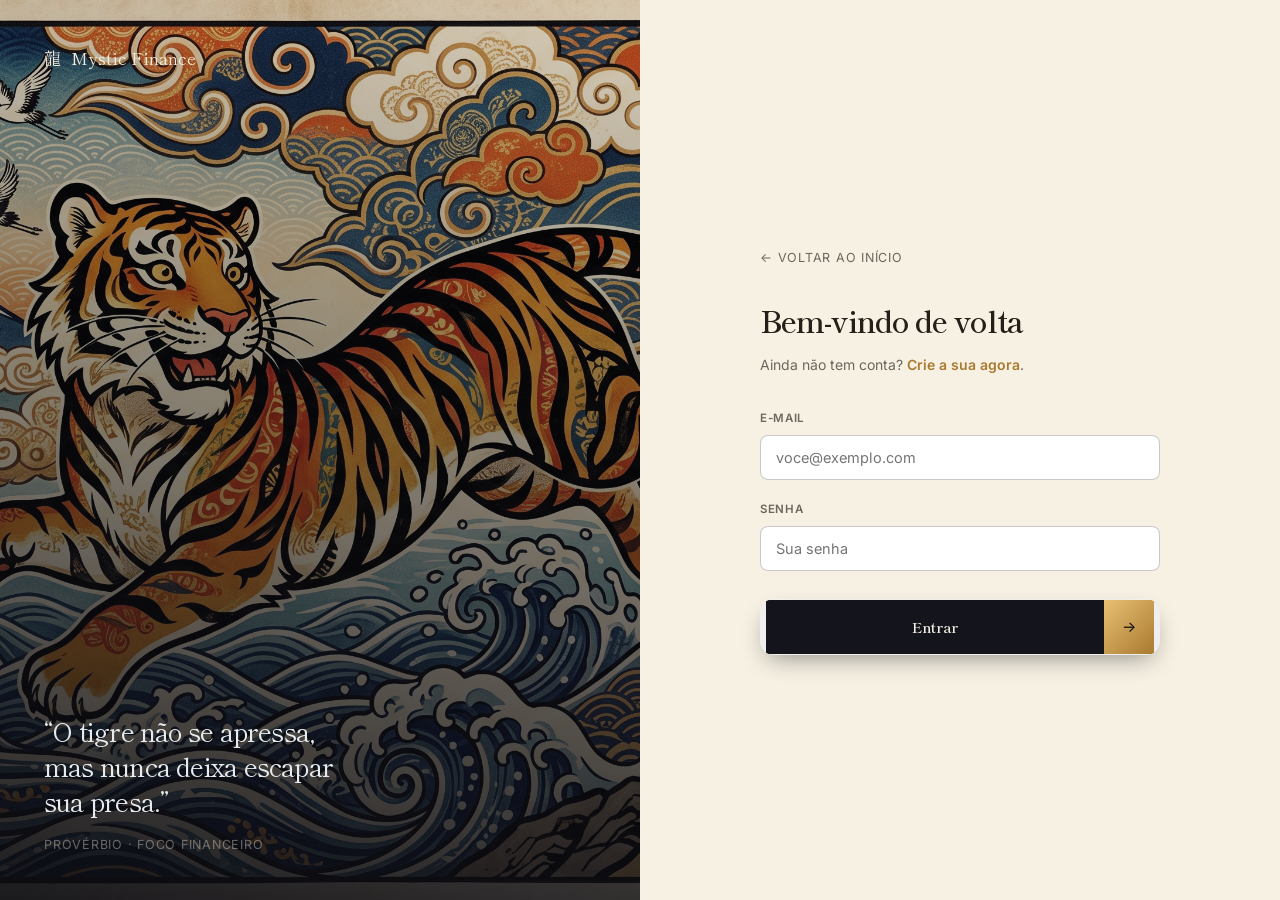
<file: pages/app.html>
<!DOCTYPE html>
<html lang="pt-BR">
<head>
<meta charset="UTF-8" />
<meta name="viewport" content="width=device-width, initial-scale=1" />
<title>Painel — Mystic Finance</title>
<link rel="preconnect" href="https://fonts.googleapis.com">
<link rel="preconnect" href="https://fonts.gstatic.com" crossorigin>
<link href="https://fonts.googleapis.com/css2?family=Shippori+Mincho:wght@500;600;700;800&family=Inter:wght@400;500;600;700&family=JetBrains+Mono:wght@400;500&display=swap" rel="stylesheet">
<link rel="icon" href="data:image/svg+xml,<svg xmlns=%22http://www.w3.org/2000/svg%22 viewBox=%220 0 100 100%22><text y=%22.9em%22 font-size=%2290%22>🐉</text></svg>">
<link rel="stylesheet" href="../css/tokens.css">
<link rel="stylesheet" href="../css/base.css">
<link rel="stylesheet" href="../css/auth.css">
<link rel="stylesheet" href="../css/app.css">
</head>
<body>

<div class="app-shell" id="appShell">
  <div class="app-scrim" id="appScrim"></div>

  <aside class="app-sidebar">
    <div class="app-sidebar__brand"><span class="topbar__mark-glyph">龍</span> Mystic Finance</div>

    <nav class="app-nav">
      <a class="app-nav__item" data-route="overview" href="#/overview">
        <svg viewBox="0 0 24 24" fill="none" stroke="currentColor" stroke-width="1.6"><rect x="4" y="4" width="16" height="16" rx="2"/><path d="M9 16V9"/><path d="M13 16v-4"/><path d="M17 16v-7"/></svg>
        <span>Visão geral</span>
      </a>
      <a class="app-nav__item" data-route="transfer" href="#/transfer">
        <svg viewBox="0 0 24 24" fill="none" stroke="currentColor" stroke-width="1.6"><path d="M4 12h16"/><path d="M14 6l6 6-6 6"/></svg>
        <span>Transferir</span>
      </a>
      <a class="app-nav__item" data-route="statement" href="#/statement">
        <svg viewBox="0 0 24 24" fill="none" stroke="currentColor" stroke-width="1.6"><path d="M6 3h9l3 3v15H6z"/><path d="M9 9h6"/><path d="M9 13h6"/><path d="M9 17h4"/></svg>
        <span>Extrato</span>
      </a>
      <a class="app-nav__item" data-route="profile" href="#/profile">
        <svg viewBox="0 0 24 24" fill="none" stroke="currentColor" stroke-width="1.6"><circle cx="12" cy="8" r="3.2"/><path d="M5 20c0-3.5 3.1-6 7-6s7 2.5 7 6"/></svg>
        <span>Perfil</span>
      </a>

      <div class="app-nav__divider" id="adminDivider" hidden></div>
      <div class="app-nav__group-label" id="adminLabel" hidden>Administração</div>
      <a class="app-nav__item" data-route="admin" href="#/admin" id="adminNavItem" hidden>
        <svg viewBox="0 0 24 24" fill="none" stroke="currentColor" stroke-width="1.6"><path d="M12 2l8 4v6c0 5-3.5 8-8 10-4.5-2-8-5-8-10V6z"/></svg>
        <span>Usuários</span>
      </a>
    </nav>

    <div class="app-sidebar__footer">
      <div class="app-user">
        <div class="app-user__avatar" id="userAvatar">U</div>
        <div>
          <div class="app-user__email" id="userEmail">—</div>
          <div class="app-user__id mono" id="userId"></div>
        </div>
      </div>
      <button class="app-logout" id="logoutBtn">
        <svg width="14" height="14" viewBox="0 0 24 24" fill="none" stroke="currentColor" stroke-width="1.8"><path d="M9 21H5a2 2 0 0 1-2-2V5a2 2 0 0 1 2-2h4"/><path d="M16 17l5-5-5-5"/><path d="M21 12H9"/></svg>
        Sair
      </button>
    </div>
  </aside>

  <main class="app-main">

    <div class="app-topbar">
      <button class="app-topbar__menu-btn" id="menuBtn">☰</button>
      <div>
        <span class="kicker" id="pageKicker">観察 · Visão geral</span>
        <h1 id="pageTitle">Visão geral</h1>
        <p class="app-topbar__sub" id="pageSub">Sua conta, resumida.</p>
      </div>
    </div>

    <!-- OVERVIEW -->
    <section class="view" id="view-overview">
      <div id="overviewLoading" class="stat-grid">
        <div class="card stat-card stat-card--hero"><div class="skeleton" style="height:14px;width:40%;margin-bottom:16px;background:rgba(243,234,217,0.1)"></div><div class="skeleton" style="height:34px;width:60%;background:rgba(243,234,217,0.1)"></div></div>
        <div class="card stat-card"><div class="skeleton" style="height:14px;width:60%;margin-bottom:14px"></div><div class="skeleton" style="height:26px;width:80%"></div></div>
        <div class="card stat-card"><div class="skeleton" style="height:14px;width:60%;margin-bottom:14px"></div><div class="skeleton" style="height:26px;width:80%"></div></div>
      </div>

      <div id="overviewContent" hidden>
        <div class="stat-grid">
          <div class="card stat-card stat-card--hero">
            <span class="stat-card__seal">虎</span>
            <p class="stat-card__label">Saldo disponível</p>
            <p class="stat-card__value stat-card__value--hero" id="ovBalance">—</p>
          </div>
          <div class="card stat-card">
            <p class="stat-card__label">Agência</p>
            <p class="stat-card__value mono" id="ovAgency">—</p>
          </div>
          <div class="card stat-card">
            <p class="stat-card__label">Número da conta</p>
            <p class="stat-card__value mono" id="ovNumber">—</p>
          </div>
          <div class="card stat-card" style="grid-column:1 / -1">
            <p class="stat-card__label">Titular</p>
            <p class="stat-card__value" id="ovHolder">—</p>
            <p class="stat-card__label mono" id="ovCpf">—</p>
          </div>
          <div class="card stat-card" style="grid-column:1 / -1">
            <p class="stat-card__label">Chave Pix</p>
            <p class="stat-card__value mono" id="ovPix">—</p>
          </div>
        </div>

        <div class="card panel">
          <div class="panel__head">
            <div>
              <p class="panel__title">Atalhos</p>
              <p class="panel__desc">Transfira valores ou confira seu extrato.</p>
            </div>
          </div>
          <div style="display:flex;gap:12px;flex-wrap:wrap">
            <a href="#/transfer" class="btn btn--primary btn--sm"><span class="btn__label">Nova transferência</span><span class="btn__icon">→</span></a>
            <a href="#/statement" class="btn btn--ghost-light btn--sm"><span class="btn__label">Ver extrato</span></a>
          </div>
        </div>
      </div>

      <div id="overviewEmpty" class="card empty-state" hidden>
        <div class="empty-state__icon">
          <svg viewBox="0 0 24 24" fill="none" stroke="currentColor" stroke-width="1.6"><rect x="3" y="6" width="18" height="13" rx="2"/><path d="M3 10h18"/></svg>
        </div>
        <p class="empty-state__title">Você ainda não tem uma conta bancária</p>
        <p class="empty-state__desc">Informe agência, número e um saldo inicial para abrir sua conta no Mystic Finance.</p>
        <form id="createAccountForm" style="text-align:left;max-width:360px;margin:0 auto">
          <div class="field">
            <label for="accBalance">Saldo inicial</label>
            <input type="number" id="accBalance" step="0.01" min="0" placeholder="0,00" required>
          </div>
          <div class="field-row">
            <div class="field">
              <label for="accAgency">Agência</label>
              <input type="text" id="accAgency" maxlength="10" placeholder="0001" required>
            </div>
            <div class="field">
              <label for="accNumber">Número</label>
              <input type="text" id="accNumber" maxlength="20" placeholder="00219876-5" required>
            </div>
          </div>
          <button type="submit" class="btn btn--primary btn--full" id="createAccountBtn">
            <span class="btn__label" id="createAccountLabel">Abrir conta</span>
            <span class="btn__icon">→</span>
          </button>
        </form>
      </div>

      <div id="overviewError" class="form-alert form-alert--error" hidden></div>
    </section>

    <!-- TRANSFER -->
    <section class="view" id="view-transfer">
      <div class="card panel" id="transferFlow">
        <ol class="stepper" id="transferStepper" aria-label="Etapas da transferência">
          <li class="stepper__item is-active" data-step-ind="method"><span>1</span> Forma</li>
          <li class="stepper__item" data-step-ind="key"><span>2</span> Destino</li>
          <li class="stepper__item" data-step-ind="amount"><span>3</span> Valor</li>
          <li class="stepper__item" data-step-ind="review"><span>4</span> Confirmar</li>
        </ol>

        <!-- 1 · forma de transferência -->
        <div class="tstep is-active" data-step="method">
          <div class="panel__head">
            <div>
              <p class="panel__title">Como você quer transferir?</p>
              <p class="panel__desc">Escolha a forma de transferência.</p>
            </div>
          </div>
          <div class="method-grid">
            <button type="button" class="method-card" data-method="pix">
              <span class="method-card__icon"><svg viewBox="0 0 24 24" fill="none" stroke="currentColor" stroke-width="1.6" stroke-linejoin="round"><path d="M12 3l4 4-4 4-4-4zM12 13l4 4-4 4-4-4zM3 12l4-4 2 2-2 2 2 2-2 2zM21 12l-4-4-2 2 2 2-2 2z"/></svg></span>
              <span class="method-card__title">Pix</span>
              <span class="method-card__desc">Por chave Pix, na hora.</span>
            </button>
            <button type="button" class="method-card" data-method="boleto" disabled>
              <span class="method-card__icon"><svg viewBox="0 0 24 24" fill="none" stroke="currentColor" stroke-width="1.6" stroke-linecap="round"><path d="M4 5v14M8 5v14M12 5v14M16 5v14M20 5v14"/></svg></span>
              <span class="method-card__title">Pagar boleto</span>
              <span class="method-card__desc">Código de barras ou linha digitável.</span>
              <span class="badge badge--transfer method-card__soon">Em breve</span>
            </button>
            <button type="button" class="method-card" data-method="ted" disabled>
              <span class="method-card__icon"><svg viewBox="0 0 24 24" fill="none" stroke="currentColor" stroke-width="1.6" stroke-linejoin="round" stroke-linecap="round"><path d="M3 10l9-6 9 6zM5 10v8M9.5 10v8M14.5 10v8M19 10v8M3 20h18"/></svg></span>
              <span class="method-card__title">TED</span>
              <span class="method-card__desc">Para outros bancos, por agência e conta.</span>
              <span class="badge badge--transfer method-card__soon">Em breve</span>
            </button>
          </div>
        </div>

        <!-- 2 · chave de destino -->
        <div class="tstep" data-step="key">
          <div class="panel__head">
            <div>
              <p class="panel__title">Para quem você vai enviar?</p>
              <p class="panel__desc">Informe a chave Pix da conta de destino.</p>
            </div>
          </div>
          <div class="form-alert form-alert--error" id="keyAlert"></div>
          <form id="keyForm" novalidate>
            <div class="field" id="fieldKey">
              <label for="destinationPix">Chave Pix</label>
              <input type="text" id="destinationPix" placeholder="E-mail, telefone ou chave aleatória" autocomplete="off" required>
              <p class="field__error">Informe a chave Pix da conta de destino.</p>
            </div>
            <div class="tstep__actions">
              <button type="button" class="btn btn--ghost-light" data-back="method"><span class="btn__label">Voltar</span></button>
              <button type="submit" class="btn btn--primary" id="keyBtn">
                <span class="btn__label" id="keyLabel">Buscar conta</span>
                <span class="btn__icon">→</span>
              </button>
            </div>
          </form>
        </div>

        <!-- 3 · valor -->
        <div class="tstep" data-step="amount">
          <div class="panel__head">
            <div>
              <p class="panel__title">Quanto você quer enviar?</p>
              <p class="panel__desc">Conta encontrada. Informe o valor da transferência.</p>
            </div>
          </div>
          <form id="amountForm" novalidate>
            <div class="field" id="fieldAmount">
              <label for="amount">Valor (R$)</label>
              <input type="number" id="amount" min="0.01" step="0.01" placeholder="0,00" inputmode="decimal" required>
              <p class="field__error">Informe um valor válido (mínimo R$ 0,01).</p>
            </div>
            <div class="field">
              <label for="description">Descrição (opcional)</label>
              <input type="text" id="description" maxlength="140" placeholder="Ex: Pagamento combinado">
            </div>
            <div class="tstep__actions">
              <button type="button" class="btn btn--ghost-light" data-back="key"><span class="btn__label">Voltar</span></button>
              <button type="submit" class="btn btn--primary">
                <span class="btn__label">Continuar</span>
                <span class="btn__icon">→</span>
              </button>
            </div>
          </form>
        </div>

        <!-- 4 · dados do destinatário + confirmar -->
        <div class="tstep" data-step="review">
          <div class="panel__head">
            <div>
              <p class="panel__title">Confirme a transferência</p>
              <p class="panel__desc">Confira os dados do destinatário antes de enviar.</p>
            </div>
          </div>
          <div class="form-alert form-alert--error" id="transferAlert"></div>
          <div class="review">
            <p class="review__amount" id="rvAmount">—</p>
            <dl class="review__list">
              <div><dt>Destinatário</dt><dd id="rvName">—</dd></div>
              <div><dt>CPF</dt><dd class="mono" id="rvCpf">—</dd></div>
              <div><dt>Chave Pix</dt><dd class="mono" id="rvPix">—</dd></div>
              <div><dt>Agência</dt><dd class="mono" id="rvAgency">—</dd></div>
              <div><dt>Conta</dt><dd class="mono" id="rvNumber">—</dd></div>
              <div><dt>Descrição</dt><dd id="rvDescription">—</dd></div>
            </dl>
          </div>
          <div class="tstep__actions">
            <button type="button" class="btn btn--ghost-light" data-back="amount" id="reviewBack"><span class="btn__label">Voltar</span></button>
            <button type="button" class="btn btn--primary" id="transferBtn">
              <span class="btn__label" id="transferLabel">Confirmar transferência</span>
              <span class="btn__icon">→</span>
            </button>
          </div>
        </div>

        <!-- sucesso -->
        <div class="tstep" data-step="done">
          <div class="empty-state">
            <div class="empty-state__icon">
              <svg viewBox="0 0 24 24" fill="none" stroke="currentColor" stroke-width="1.8" stroke-linecap="round" stroke-linejoin="round"><path d="M5 12.5l4.5 4.5L19 7.5"/></svg>
            </div>
            <p class="empty-state__title">Transferência realizada!</p>
            <p class="empty-state__desc" id="doneSummary"></p>
            <button type="button" class="btn btn--primary" id="newTransferBtn">
              <span class="btn__label">Nova transferência</span>
              <span class="btn__icon">→</span>
            </button>
          </div>
        </div>
      </div>
    </section>

    <!-- STATEMENT -->
    <section class="view" id="view-statement">
      <div class="card panel">
        <div class="panel__head">
          <div>
            <p class="panel__title">Extrato de transações</p>
            <p class="panel__desc">Histórico completo da sua conta.</p>
          </div>
        </div>

        <div id="statementLoading">
          <div class="skeleton" style="height:44px;margin-bottom:8px"></div>
          <div class="skeleton" style="height:44px;margin-bottom:8px"></div>
          <div class="skeleton" style="height:44px"></div>
        </div>

        <div style="overflow-x:auto" id="statementTableWrap" hidden>
          <table class="tx-table">
            <thead>
              <tr><th>Data</th><th>Direção</th><th>Origem → Destino</th><th>Valor</th><th>Status</th><th>Descrição</th></tr>
            </thead>
            <tbody id="statementBody"></tbody>
          </table>
        </div>

        <div id="statementEmpty" class="empty-state" hidden>
          <div class="empty-state__icon">
            <svg viewBox="0 0 24 24" fill="none" stroke="currentColor" stroke-width="1.6"><path d="M6 3h9l3 3v15H6z"/></svg>
          </div>
          <p class="empty-state__title">Nenhuma transação por aqui ainda</p>
          <p class="empty-state__desc">Assim que você fizer uma transferência, ela aparece neste extrato.</p>
        </div>

        <div id="statementError" class="form-alert form-alert--error" hidden></div>
      </div>
    </section>

    <!-- PROFILE -->
    <section class="view" id="view-profile">
      <div class="card panel">
        <div class="panel__head">
          <div>
            <p class="panel__title">Seu perfil</p>
            <p class="panel__desc">Dados de cadastro na plataforma.</p>
          </div>
        </div>

        <div id="profileLoading">
          <div class="skeleton" style="height:20px;width:40%;margin-bottom:14px"></div>
          <div class="skeleton" style="height:20px;width:60%;margin-bottom:14px"></div>
          <div class="skeleton" style="height:20px;width:30%"></div>
        </div>

        <div id="profileContent" hidden>
          <div class="tx-table" style="display:block">
            <div style="display:flex;justify-content:space-between;padding:12px 0;border-bottom:1px solid var(--line-on-light)"><span class="text-soft-light">Nome</span><b id="pfName">—</b></div>
            <div style="display:flex;justify-content:space-between;padding:12px 0;border-bottom:1px solid var(--line-on-light)"><span class="text-soft-light">E-mail</span><b id="pfEmail">—</b></div>
            <div style="display:flex;justify-content:space-between;padding:12px 0;border-bottom:1px solid var(--line-on-light)"><span class="text-soft-light">Criado em</span><b id="pfCreated">—</b></div>
            <div style="display:flex;justify-content:space-between;padding:12px 0"><span class="text-soft-light">Permissões</span><b id="pfScopes">—</b></div>
          </div>
        </div>

        <div id="profileError" class="form-alert form-alert--error" hidden></div>
      </div>
    </section>

    <!-- ADMIN -->
    <section class="view" id="view-admin">
      <div class="card panel">
        <div class="panel__head">
          <div>
            <p class="panel__title">Todos os usuários</p>
            <p class="panel__desc">Usuários cadastrados na plataforma.</p>
          </div>
          <button type="button" class="btn btn--ghost-light btn--sm" id="adminUsersRefreshBtn">
            <span class="btn__label" id="adminUsersRefreshLabel">Atualizar</span>
          </button>
        </div>

        <div id="adminUsersLoading">
          <div class="skeleton" style="height:44px;margin-bottom:8px"></div>
          <div class="skeleton" style="height:44px;margin-bottom:8px"></div>
          <div class="skeleton" style="height:44px"></div>
        </div>

        <div style="overflow-x:auto" id="adminUsersTableWrap" hidden>
          <table class="tx-table">
            <thead>
              <tr><th>ID</th><th>Nome</th><th>E-mail</th><th>Permissões</th><th>Criado em</th><th></th></tr>
            </thead>
            <tbody id="adminUsersBody"></tbody>
          </table>
        </div>

        <div id="adminUsersEmpty" class="empty-state" hidden>
          <div class="empty-state__icon">
            <svg viewBox="0 0 24 24" fill="none" stroke="currentColor" stroke-width="1.6"><path d="M12 2l8 4v6c0 5-3.5 8-8 10-4.5-2-8-5-8-10V6z"/></svg>
          </div>
          <p class="empty-state__title">Nenhum usuário encontrado</p>
        </div>

        <div id="adminUsersError" class="form-alert form-alert--error" hidden></div>
      </div>

      <div class="card panel">
        <div class="panel__head">
          <div>
            <p class="panel__title">Atualizar usuário</p>
            <p class="panel__desc">Selecione um usuário na lista acima ou informe o ID diretamente.</p>
          </div>
        </div>
        <div class="form-alert form-alert--error" id="adminUpdateAlert"></div>
        <div class="form-alert form-alert--success" id="adminUpdateSuccess"></div>
        <form id="adminUpdateForm">
          <div class="field-row">
            <div class="field"><label for="auId">ID do usuário</label><input type="number" id="auId" min="1" required></div>
            <div class="field"><label for="auName">Nome</label><input type="text" id="auName" required></div>
          </div>
          <div class="field-row">
            <div class="field"><label for="auEmail">E-mail</label><input type="email" id="auEmail" required></div>
            <div class="field"><label for="auPassword">Nova senha</label><input type="password" id="auPassword" required></div>
          </div>
          <div class="field">
            <label for="auScopes">IDs de permissão (separados por vírgula)</label>
            <input type="text" id="auScopes" placeholder="Ex: 2" required>
            <p class="field__hint">Os IDs correspondem aos escopos cadastrados no backend (ex.: ADMIN, USER).</p>
          </div>
          <button type="submit" class="btn btn--primary" id="adminUpdateBtn">
            <span class="btn__label" id="adminUpdateLabel">Atualizar usuário</span>
            <span class="btn__icon">→</span>
          </button>
        </form>
      </div>

      <div class="card panel">
        <div class="panel__head">
          <div>
            <p class="panel__title">Remover usuário</p>
            <p class="panel__desc">Ação permanente — não pode ser desfeita.</p>
          </div>
        </div>
        <div class="form-alert form-alert--error" id="adminDeleteAlert"></div>
        <div class="form-alert form-alert--success" id="adminDeleteSuccess"></div>
        <form id="adminDeleteForm" class="inline-form">
          <div class="field"><label for="adId">ID do usuário</label><input type="number" id="adId" min="1" required></div>
          <button type="submit" class="btn btn--ghost-light" id="adminDeleteBtn">
            <span class="btn__label" id="adminDeleteLabel">Remover</span>
          </button>
        </form>
      </div>
    </section>

  </main>
</div>

<div class="toast-stack" id="toastStack"></div>

<script src="../js/config.js"></script>
<script src="../js/api.js"></script>
<script src="../js/dashboard.js"></script>
</body>
</html>
</file>
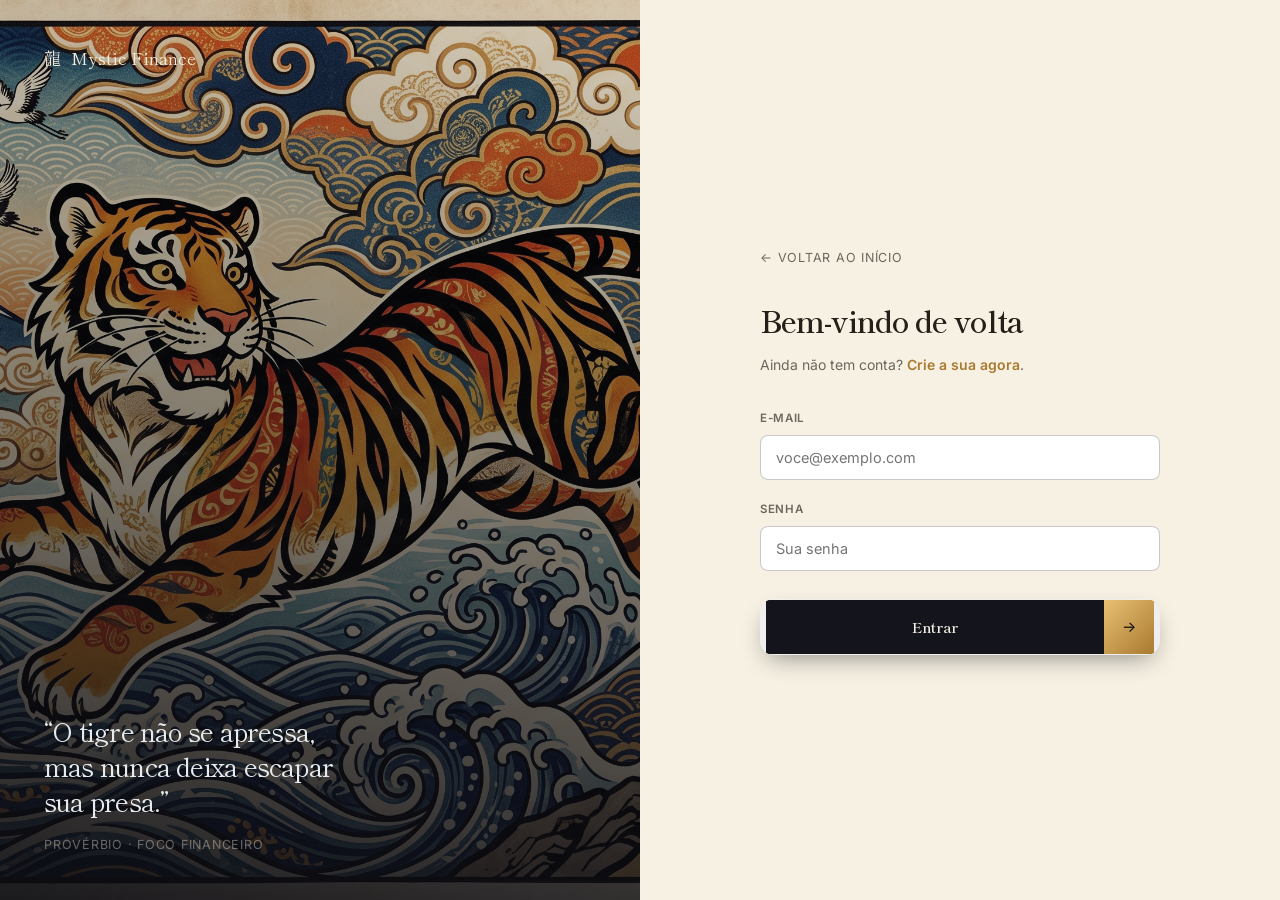
<file: pages/login.html>
<!DOCTYPE html>
<html lang="pt-BR">
<head>
<meta charset="UTF-8" />
<meta name="viewport" content="width=device-width, initial-scale=1" />
<title>Entrar — Mystic Finance</title>
<link rel="preconnect" href="https://fonts.googleapis.com">
<link rel="preconnect" href="https://fonts.gstatic.com" crossorigin>
<link href="https://fonts.googleapis.com/css2?family=Shippori+Mincho:wght@500;600;700;800&family=Inter:wght@400;500;600;700&family=JetBrains+Mono:wght@400;500&display=swap" rel="stylesheet">
<link rel="icon" href="data:image/svg+xml,<svg xmlns=%22http://www.w3.org/2000/svg%22 viewBox=%220 0 100 100%22><text y=%22.9em%22 font-size=%2290%22>🐉</text></svg>">
<link rel="stylesheet" href="../css/tokens.css">
<link rel="stylesheet" href="../css/base.css">
<link rel="stylesheet" href="../css/auth.css">
</head>
<body>

<div class="auth-shell">
  <div class="auth-art">
    <div class="auth-art__media"></div>
    <div class="auth-art__scrim"></div>
    <div class="auth-art__content">
      <a href="../index.html" class="auth-art__brand">
        <span class="topbar__mark-glyph">龍</span> Mystic Finance
      </a>
      <div class="auth-art__quote">
        <p>“O tigre não se apressa, mas nunca deixa escapar sua presa.”</p>
        <span>Provérbio &middot; foco financeiro</span>
      </div>
    </div>
  </div>

  <div class="auth-form-side">
    <div class="auth-form">
      <a href="../index.html" class="auth-form__back">← Voltar ao início</a>
      <h1>Bem-vindo de volta</h1>
      <p class="auth-form__sub">Ainda não tem conta? <a href="register.html">Crie a sua agora</a>.</p>

      <div class="form-alert form-alert--error" id="formAlert"></div>

      <form id="loginForm" novalidate>
        <div class="field" id="fieldEmail">
          <label for="email">E-mail</label>
          <input type="email" id="email" name="email" placeholder="voce@exemplo.com" autocomplete="email" required>
          <p class="field__error">Informe um e-mail válido.</p>
        </div>
        <div class="field" id="fieldPassword">
          <label for="password">Senha</label>
          <input type="password" id="password" name="password" placeholder="Sua senha" autocomplete="current-password" required>
          <p class="field__error">Informe sua senha.</p>
        </div>

        <button type="submit" class="btn btn--primary btn--full auth-submit" id="submitBtn">
          <span class="btn__label" id="submitLabel">Entrar</span>
          <span class="btn__icon">→</span>
        </button>
      </form>
    </div>
  </div>
</div>

<script src="../js/config.js"></script>
<script src="../js/api.js"></script>
<script src="../js/auth.js"></script>
</body>
</html>
</file>
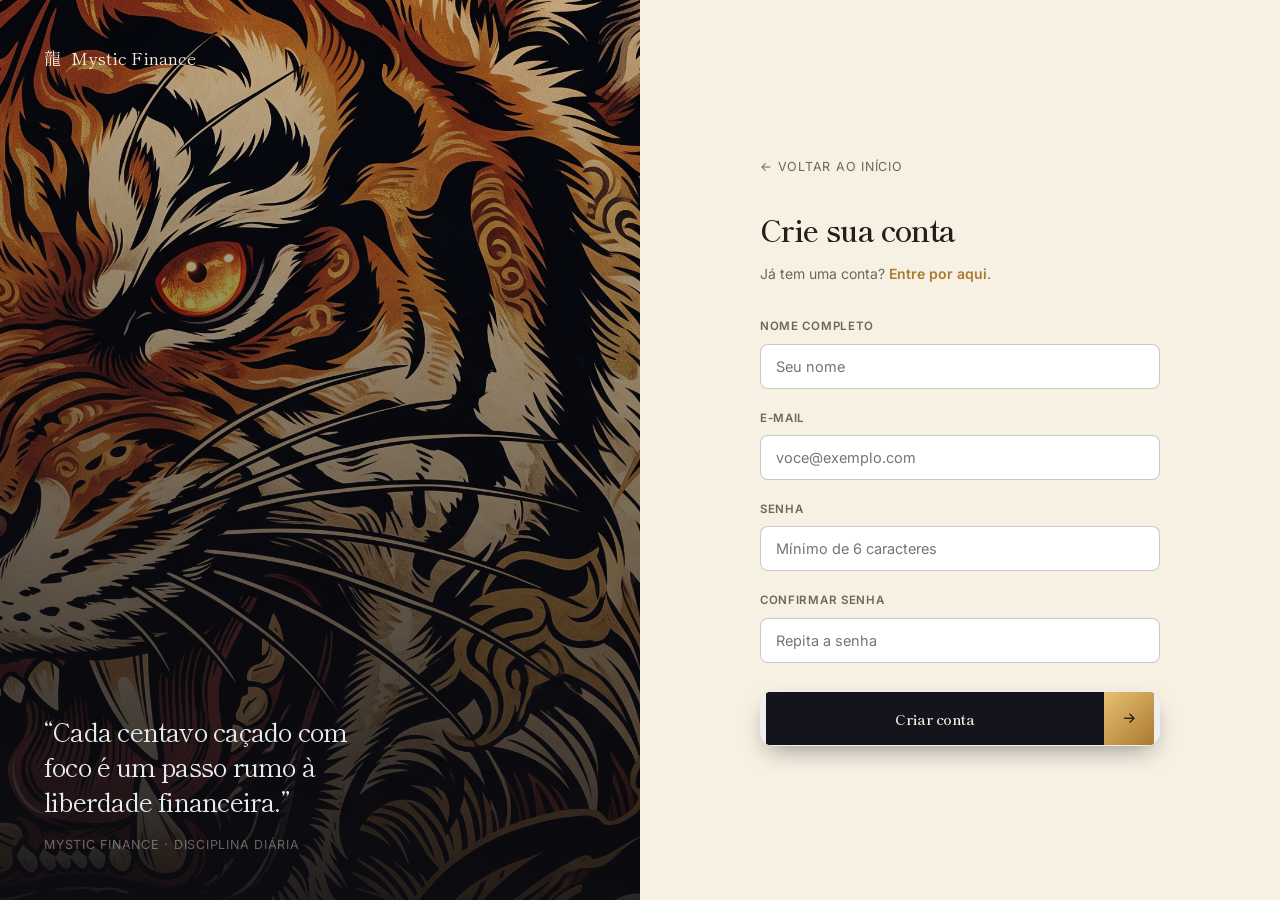
<file: pages/register.html>
<!DOCTYPE html>
<html lang="pt-BR">
<head>
<meta charset="UTF-8" />
<meta name="viewport" content="width=device-width, initial-scale=1" />
<title>Criar conta — Mystic Finance</title>
<link rel="preconnect" href="https://fonts.googleapis.com">
<link rel="preconnect" href="https://fonts.gstatic.com" crossorigin>
<link href="https://fonts.googleapis.com/css2?family=Shippori+Mincho:wght@500;600;700;800&family=Inter:wght@400;500;600;700&family=JetBrains+Mono:wght@400;500&display=swap" rel="stylesheet">
<link rel="icon" href="data:image/svg+xml,<svg xmlns=%22http://www.w3.org/2000/svg%22 viewBox=%220 0 100 100%22><text y=%22.9em%22 font-size=%2290%22>🐉</text></svg>">
<link rel="stylesheet" href="../css/tokens.css">
<link rel="stylesheet" href="../css/base.css">
<link rel="stylesheet" href="../css/auth.css">
</head>
<body>

<div class="auth-shell">
  <div class="auth-art">
    <div class="auth-art__media" style="background-image:url('../assets/img/Tiger_face_close-up_2K_20260912202618.jpeg');background-position:70% 40%;"></div>
    <div class="auth-art__scrim"></div>
    <div class="auth-art__content">
      <a href="../index.html" class="auth-art__brand">
        <span class="topbar__mark-glyph">龍</span> Mystic Finance
      </a>
      <div class="auth-art__quote">
        <p>“Cada centavo caçado com foco é um passo rumo à liberdade financeira.”</p>
        <span>Mystic Finance &middot; disciplina diária</span>
      </div>
    </div>
  </div>

  <div class="auth-form-side">
    <div class="auth-form">
      <a href="../index.html" class="auth-form__back">← Voltar ao início</a>
      <h1>Crie sua conta</h1>
      <p class="auth-form__sub">Já tem uma conta? <a href="login.html">Entre por aqui</a>.</p>

      <div class="form-alert form-alert--error" id="formAlert"></div>
      <div class="form-alert form-alert--success" id="formSuccess"></div>

      <form id="registerForm" novalidate>
        <div class="field" id="fieldName">
          <label for="name">Nome completo</label>
          <input type="text" id="name" name="name" placeholder="Seu nome" autocomplete="name" required>
          <p class="field__error">Informe seu nome.</p>
        </div>
        <div class="field" id="fieldEmail">
          <label for="email">E-mail</label>
          <input type="email" id="email" name="email" placeholder="voce@exemplo.com" autocomplete="email" required>
          <p class="field__error">Informe um e-mail válido.</p>
        </div>
        <div class="field" id="fieldPassword">
          <label for="password">Senha</label>
          <input type="password" id="password" name="password" placeholder="Mínimo de 6 caracteres" autocomplete="new-password" required minlength="6">
          <p class="field__error">A senha deve ter ao menos 6 caracteres.</p>
        </div>
        <div class="field" id="fieldConfirm">
          <label for="confirmPassword">Confirmar senha</label>
          <input type="password" id="confirmPassword" name="confirmPassword" placeholder="Repita a senha" autocomplete="new-password" required>
          <p class="field__error">As senhas não coincidem.</p>
        </div>

        <button type="submit" class="btn btn--primary btn--full auth-submit" id="submitBtn">
          <span class="btn__label" id="submitLabel">Criar conta</span>
          <span class="btn__icon">→</span>
        </button>
      </form>
    </div>
  </div>
</div>

<script src="../js/config.js"></script>
<script src="../js/api.js"></script>
<script src="../js/auth.js"></script>
</body>
</html>
</file>
<file: css/tokens.css>
/* ============================================================
   MYSTIC FINANCE — design tokens
   Palette inspired by the project's own sumi-e / ukiyo-e tiger
   artwork (deep ink indigo, aged paper, brushed gold, seal red).
   Typographic pairing, motion curves, radius & elevation scale
   follow the same *structure* as the Hiroshi design system
   (display/sans/mono trio, -4%/-1%/+2.5% tracking rule, the two
   entrance easings) without reusing any of its color tokens.
   ============================================================ */

:root {
  /* ---- surfaces ---- */
  --ink-950: #0d0d12;
  --ink-900: #14141c;
  --ink-800: #1b1c27;
  --ink-700: #262838;
  --ink-600: #363850;

  --paper-050: #f7f1e3;
  --paper-100: #efe6d1;
  --paper-200: #e5d9bc;
  --paper-300: #d8c8a2;

  /* ---- ink / text ---- */
  --text-on-dark: #f3ead9;
  --text-on-dark-soft: rgba(243, 234, 217, 0.68);
  --text-on-dark-faint: rgba(243, 234, 217, 0.4);

  --text-on-light: #241f18;
  --text-on-light-soft: rgba(36, 31, 24, 0.66);
  --text-on-light-faint: rgba(36, 31, 24, 0.42);

  /* ---- brand accents ---- */
  --gold: #cc9a44;
  --gold-bright: #e8c073;
  --gold-deep: #a97a30;
  --seal: #a3392a;
  --seal-bright: #c94a37;
  --jade: #4c7c6e;
  --jade-bright: #6fbba3;
  --jade-deep: #2f5c50;

  /* white tiger — cool pearl/silver, set apart from the warm gold-on-cream
     palette above; used where copy or imagery is specifically about the
     white tiger half of the dragon/tiger pairing rather than the brand's
     general gold accent */
  --pearl: #e6ecee;
  --pearl-soft: rgba(230, 236, 238, 0.72);
  --pearl-faint: rgba(230, 236, 238, 0.4);
  --pearl-deep: #a9b8ba;

  --grad-gold: linear-gradient(135deg, var(--gold-bright), var(--gold-deep));
  --grad-jade: linear-gradient(135deg, var(--jade-bright), var(--jade-deep));
  --grad-ink: radial-gradient(120% 140% at 20% 0%, #262838 0%, #14141c 55%, #0d0d12 100%);

  --line-on-dark: rgba(243, 234, 217, 0.14);
  --line-on-dark-strong: rgba(243, 234, 217, 0.26);
  --line-on-light: rgba(36, 31, 24, 0.12);
  --line-on-light-strong: rgba(36, 31, 24, 0.24);

  /* ---- fonts ---- */
  --font-display: "Shippori Mincho", "Noto Serif JP", ui-serif, Georgia, serif;
  --font-sans: "Inter", ui-sans-serif, system-ui, sans-serif;
  --font-mono: "JetBrains Mono", ui-monospace, "SFMono-Regular", Menlo, monospace;

  /* ---- tracking rule (same formula as Hiroshi DS, own values) ---- */
  --track-tight: -0.03em;   /* display / headings */
  --track-snug: -0.01em;    /* body copy */
  --track-wide: 0.06em;     /* kickers / labels / nav */

  /* ---- radius scale ---- */
  --r-sm: 8px;
  --r-md: 14px;
  --r-lg: 20px;
  --r-pill: 999px;

  /* ---- elevation ---- */
  --shadow-sm: 0 1px 2px rgba(13, 13, 18, 0.35);
  --shadow-md: 0 10px 24px -8px rgba(13, 13, 18, 0.45);
  --shadow-lg: 0 24px 48px -12px rgba(13, 13, 18, 0.55);
  --shadow-gold: 0 12px 28px -10px rgba(204, 154, 68, 0.55);

  /* ---- motion (structure borrowed from Hiroshi DS) ---- */
  --ease-entrance: cubic-bezier(0.16, 1, 0.3, 1);
  --ease-spring: cubic-bezier(0.34, 1.56, 0.64, 1);

  --space-1: 4px;
  --space-2: 8px;
  --space-3: 12px;
  --space-4: 16px;
  --space-6: 24px;
  --space-8: 32px;
  --space-10: 40px;
  --space-14: 56px;
  --space-20: 80px;
}
</file>
<file: css/base.css>
/* ============================================================
   MYSTIC FINANCE — base styles, motion, components
   ============================================================ */

* { box-sizing: border-box; }
[hidden] { display: none !important; }
html { scroll-behavior: smooth; }
html, body { margin: 0; padding: 0; }

body {
  background: var(--paper-050);
  color: var(--text-on-light);
  font-family: var(--font-sans);
  font-size: 15px;
  line-height: 1.6;
  -webkit-font-smoothing: antialiased;
  overflow-x: hidden;
}

::selection { background: var(--gold); color: var(--ink-950); }
a { color: inherit; text-decoration: none; }
img { max-width: 100%; display: block; }
button { font: inherit; }

.mono { font-family: var(--font-mono); }

.wrap {
  max-width: 1180px;
  margin: 0 auto;
  padding: 0 28px;
}

/* ---------- reveal-on-scroll (mirrors Hiroshi's fade-up / fade-in) ---------- */
@keyframes tf-fade-up { from { opacity: 0; transform: translateY(32px); } to { opacity: 1; transform: translateY(0); } }
@keyframes tf-fade-in { from { opacity: 0; } to { opacity: 1; } }
@keyframes tf-scale-in { from { opacity: 0; transform: scale(0.94); } to { opacity: 1; transform: scale(1); } }

.reveal { opacity: 0; }
.reveal.is-visible { animation: tf-fade-up 0.8s var(--ease-entrance) both; }
.reveal--in.is-visible { animation: tf-fade-in 1s ease-out both; }
.reveal--scale.is-visible { animation: tf-scale-in 0.7s var(--ease-entrance) both; }

@media (prefers-reduced-motion: reduce) {
  .reveal, .reveal--in, .reveal--scale { animation: none !important; opacity: 1 !important; }
}

/* ---------- kicker / eyebrow ---------- */
.kicker {
  display: inline-flex;
  align-items: center;
  gap: 10px;
  font-family: var(--font-sans);
  font-weight: 600;
  font-size: 11px;
  text-transform: uppercase;
  letter-spacing: var(--track-wide);
  color: var(--gold-deep);
}
.kicker::before {
  content: "";
  width: 7px; height: 7px; border-radius: 50%;
  background: radial-gradient(circle at 35% 30%, var(--gold-bright), var(--seal));
  flex-shrink: 0;
}
.kicker--on-dark { color: var(--gold-bright); }

/* fold-specific accents: dragon (jade) for the hero, white tiger (pearl)
   for the tiger band — the brand's gold stays reserved for actions/marks
   used everywhere else, so these two folds read as distinct chapters */
.kicker--dragon { color: var(--jade-bright); }
.kicker--dragon::before { background: radial-gradient(circle at 35% 30%, var(--jade-bright), var(--jade-deep)); }
.kicker--tiger { color: var(--pearl); }
.kicker--tiger::before { background: radial-gradient(circle at 35% 30%, var(--pearl), var(--pearl-deep)); }

/* ---------- headings ---------- */
h1, h2, h3, h4 {
  font-family: var(--font-display);
  font-weight: 600;
  letter-spacing: var(--track-tight);
  margin: 0;
}
p { margin: 0; }

/* ---------- buttons (structure of Hiroshi Button.tsx, own skin) ---------- */
.btn {
  display: inline-flex;
  align-items: stretch;
  overflow: hidden;
  border-radius: var(--r-md);
  box-shadow: var(--shadow-md);
  border: none;
  cursor: pointer;
  transition: transform 0.35s var(--ease-spring), box-shadow 0.3s ease;
}
.btn:hover { transform: translateY(-2px); box-shadow: var(--shadow-lg); }
.btn:active { transform: translateY(0); }

.btn__label {
  display: flex; align-items: center; justify-content: center;
  padding: 15px 26px;
  font-family: var(--font-display);
  font-weight: 600;
  font-size: 14.5px;
  letter-spacing: var(--track-tight);
  white-space: nowrap;
}
.btn__icon {
  display: flex; align-items: center; justify-content: center;
  padding: 0 18px;
  font-size: 15px;
}

.btn--primary .btn__label { background: var(--ink-900); color: var(--paper-050); }
.btn--primary .btn__icon { background: var(--grad-gold); color: var(--ink-950); }

.btn--ghost { box-shadow: none; border: 1px solid var(--line-on-dark-strong); }
.btn--ghost .btn__label { background: transparent; color: var(--text-on-dark); padding: 14px 24px; }
.btn--ghost:hover { transform: none; background: rgba(243,234,217,0.06); }

.btn--ghost-light { box-shadow: none; border: 1px solid var(--line-on-light-strong); }
.btn--ghost-light .btn__label { background: transparent; color: var(--text-on-light); padding: 14px 24px; }
.btn--ghost-light:hover { transform: none; background: rgba(36,31,24,0.04); }

.btn--sm .btn__label { padding: 11px 18px; font-size: 13px; }
.btn--sm .btn__icon { padding: 0 14px; }
.btn--full { width: 100%; }
.btn--full .btn__label { flex: 1; }

button.btn { border: none; }

/* icon button (circular) */
.icon-btn {
  width: 42px; height: 42px; border-radius: 50%;
  display: inline-flex; align-items: center; justify-content: center;
  border: 1px solid var(--line-on-dark-strong);
  color: var(--text-on-dark);
  background: transparent;
  transition: background 0.2s ease, color 0.2s ease, transform 0.2s ease;
}
.icon-btn:hover { background: var(--text-on-dark); color: var(--ink-900); transform: translateY(-2px); }
.icon-btn svg { width: 17px; height: 17px; }

/* ---------- cards ---------- */
.card {
  background: var(--paper-050);
  border: 1px solid var(--line-on-light);
  border-radius: var(--r-lg);
  box-shadow: var(--shadow-sm);
}

/* ---------- segmented nav pill (mirrors Hiroshi SegmentedNav) ---------- */
.segnav {
  position: relative;
  display: inline-flex;
  gap: 4px;
  padding: 4px;
  border-radius: var(--r-pill);
  background: rgba(243, 234, 217, 0.06);
  border: 1px solid var(--line-on-dark);
}
.segnav button {
  position: relative;
  border: none; background: transparent; cursor: pointer;
  padding: 9px 18px; border-radius: var(--r-pill);
  font-family: var(--font-sans); font-weight: 500; font-size: 12.5px;
  text-transform: uppercase; letter-spacing: var(--track-wide);
  color: var(--text-on-dark-soft);
  transition: color 0.2s ease;
}
.segnav button.is-active { color: var(--ink-950); }
.segnav__pill {
  position: absolute; top: 4px; bottom: 4px; border-radius: var(--r-pill);
  background: var(--grad-gold);
  box-shadow: var(--shadow-gold);
  transition: left 0.4s var(--ease-spring), width 0.4s var(--ease-spring);
  z-index: 0;
}
.segnav button span { position: relative; z-index: 1; }

/* ---------- scrollbar ---------- */
::-webkit-scrollbar { width: 9px; height: 9px; }
::-webkit-scrollbar-track { background: transparent; }
::-webkit-scrollbar-thumb { background: var(--line-on-light-strong); border-radius: 999px; }

/* ---------- utility ---------- */
.text-gold { color: var(--gold-deep); }
.text-soft-dark { color: var(--text-on-dark-soft); }
.text-soft-light { color: var(--text-on-light-soft); }
.sr-only {
  position: absolute; width: 1px; height: 1px; padding: 0; margin: -1px;
  overflow: hidden; clip: rect(0,0,0,0); white-space: nowrap; border: 0;
}
</file>
<file: css/landing.css>
/* ============================================================
   MYSTIC FINANCE — landing page
   ============================================================ */

/* ---------- topbar ---------- */
.topbar {
  position: fixed;
  top: 0; left: 0; right: 0;
  z-index: 50;
  display: flex;
  align-items: center;
  justify-content: space-between;
  gap: 24px;
  padding: 18px 32px;
  transition: background 0.3s ease, border-color 0.3s ease, padding 0.3s ease;
  border-bottom: 1px solid transparent;
}
.topbar.is-scrolled {
  background: rgba(13, 13, 18, 0.78);
  backdrop-filter: blur(14px);
  border-bottom-color: var(--line-on-dark);
  padding: 12px 32px;
}
.topbar__mark {
  display: flex; align-items: center; gap: 10px;
  font-family: var(--font-display);
  font-weight: 600;
  font-size: 17px;
  letter-spacing: var(--track-tight);
  color: var(--text-on-dark);
  white-space: nowrap;
  flex-shrink: 0;
}
.topbar__mark-glyph {
  width: 34px; height: 34px; border-radius: 9px;
  display: flex; align-items: center; justify-content: center;
  background: var(--grad-gold);
  color: var(--ink-950);
  font-size: 17px;
  box-shadow: var(--shadow-gold);
}
.topbar__links {
  display: flex; gap: 6px;
  padding: 5px; border-radius: var(--r-pill);
  background: rgba(243,234,217,0.05);
  border: 1px solid var(--line-on-dark);
}
.topbar__links a {
  padding: 9px 16px; border-radius: var(--r-pill);
  font-size: 12.5px; text-transform: uppercase; letter-spacing: var(--track-wide);
  color: var(--text-on-dark-soft);
  transition: color 0.2s ease, background 0.2s ease;
}
.topbar__links a:hover { color: var(--text-on-dark); background: rgba(243,234,217,0.08); }
.topbar__actions { display: flex; align-items: center; gap: 10px; flex-shrink: 0; }
.topbar__login {
  font-size: 12.5px; font-weight: 600; text-transform: uppercase; letter-spacing: var(--track-wide);
  color: var(--text-on-dark-soft); padding: 10px 6px;
  white-space: nowrap;
}
.topbar__login:hover { color: var(--text-on-dark); }

/* ---------- mobile nav (hamburger + dropdown, <900px) ---------- */
.topbar__menu-btn {
  display: none;
  flex-direction: column; justify-content: center; gap: 4px;
  width: 34px; height: 34px; padding: 0;
  background: transparent; border: 1px solid var(--line-on-dark-strong);
  border-radius: 8px;
  flex-shrink: 0;
}
.topbar__menu-btn span {
  display: block; width: 16px; height: 1.5px; margin: 0 auto;
  background: var(--text-on-dark); border-radius: 1px;
  transition: transform 0.25s ease, opacity 0.25s ease;
}
#topbarMenuBtn[aria-expanded="true"] span:nth-child(1) { transform: translateY(5.5px) rotate(45deg); }
#topbarMenuBtn[aria-expanded="true"] span:nth-child(2) { opacity: 0; }
#topbarMenuBtn[aria-expanded="true"] span:nth-child(3) { transform: translateY(-5.5px) rotate(-45deg); }

.topbar__mobile-menu {
  position: fixed;
  top: 0; left: 0; right: 0;
  z-index: 49;
  display: flex; flex-direction: column;
  padding: 84px 24px 24px;
  background: rgba(13, 13, 18, 0.97);
  backdrop-filter: blur(14px);
  border-bottom: 1px solid var(--line-on-dark);
  transform: translateY(-100%);
  opacity: 0;
  visibility: hidden;
  transition: transform 0.3s var(--ease-entrance), opacity 0.3s ease, visibility 0s linear 0.3s;
}
.topbar__mobile-menu.is-open {
  transform: translateY(0);
  opacity: 1;
  visibility: visible;
  transition: transform 0.3s var(--ease-entrance), opacity 0.3s ease, visibility 0s linear 0s;
}
.topbar__mobile-menu a {
  padding: 14px 4px;
  font-size: 14px; text-transform: uppercase; letter-spacing: var(--track-wide);
  color: var(--text-on-dark-soft);
  border-bottom: 1px solid var(--line-on-dark);
}
.topbar__mobile-menu a:hover { color: var(--text-on-dark); }
.topbar__mobile-menu-divider { height: 12px; }

@media (max-width: 900px) {
  .topbar__links { display: none; }
  .topbar__menu-btn { display: flex; }
}
@media (min-width: 901px) {
  .topbar__mobile-menu { display: none; }
}
@media (max-width: 480px) {
  .topbar { padding: 14px 16px; gap: 10px; }
  .topbar.is-scrolled { padding: 10px 16px; }
  .topbar__mark { font-size: 14px; gap: 8px; }
  .topbar__mark-glyph { width: 28px; height: 28px; font-size: 14px; border-radius: 8px; }
  .topbar__login { display: none; }
  .topbar__actions .btn--sm .btn__label { padding: 10px 14px; font-size: 12px; }
  .topbar__actions .btn--sm .btn__icon { padding: 0 12px; }
  .topbar__mobile-menu { padding-top: 76px; }
}

/* ---------- cinematic scroll pin (slow scrub + crossfade rig) ---------- */
.cine-pin {
  position: relative;
  height: 320vh;
}
.cine-pin--tiger {
  /* height is intrinsic (sticky video + its scrolling content below), so the
     pin always has exactly enough room for whatever the recursos grid needs —
     a fixed vh guess here would either clip the content (mobile, tall single
     column) or leave a gap before the next section. The dwell phase (pure lit
     video before the mist handoff) is added as trailing space on
     .tiger-band__scroll instead. */
  height: auto;
  margin-top: -185vh;
}
.cine-pin > .hero,
.cine-pin > .tiger-band {
  position: sticky;
  top: 0;
  height: 100svh;
}
@media (max-width: 720px) {
  .cine-pin { height: 220vh; }
  .cine-pin--tiger { height: auto; margin-top: -155vh; }
}

/* ---------- hero ---------- */
.hero {
  position: relative;
  z-index: 1;
  display: flex;
  align-items: center;
  background: var(--ink-950);
  overflow: hidden;
  padding-top: 90px;
}
.hero__media {
  position: absolute; inset: 0;
  overflow: hidden;
}
.hero__video {
  position: absolute; inset: 0;
  width: 100%; height: 100%;
  object-fit: cover;
  object-position: 50% 42%;
  opacity: 1;
  filter: brightness(1.06) saturate(1.4) contrast(1.08);
  transform: scale(var(--hero-scale, 1)) translateY(var(--hero-shift, 0px));
  will-change: transform;
}
.hero__scrim {
  display: none;
}
.hero__fade {
  position: absolute; inset: 0;
  z-index: 1;
  background: linear-gradient(to bottom, rgba(13,13,18,0) 45%, rgba(13,13,18,0.9) 88%, var(--ink-950) 100%);
  opacity: var(--hero-scrim, 0);
  pointer-events: none;
  will-change: opacity;
}
.hero__texture {
  position: absolute; inset: 0;
  background-image: radial-gradient(circle at 1px 1px, rgba(243,234,217,0.06) 1px, transparent 0);
  background-size: 22px 22px;
  mix-blend-mode: overlay;
  pointer-events: none;
}
.hero__wrap {
  width: 100%;
  padding: 0 clamp(24px, 6vw, 96px);
}
.hero__content {
  position: relative;
  z-index: 2;
  max-width: 480px;
  padding: 80px 0 64px;
  transform: translateX(var(--hero-text-shift, 0px));
  opacity: var(--hero-text-opacity, 1);
  text-shadow: 0 2px 20px rgba(13,13,18,0.7), 0 1px 3px rgba(13,13,18,0.8);
  will-change: transform, opacity;
}
.hero__title {
  font-size: clamp(2.6rem, 5.4vw, 4.2rem);
  line-height: 1.04;
  color: var(--text-on-dark);
  margin: 22px 0 22px;
  text-wrap: balance;
}
.hero__title em {
  font-style: normal;
  background: var(--grad-jade);
  -webkit-background-clip: text;
  background-clip: text;
  color: transparent;
}
.hero__lede {
  max-width: 46ch;
  font-size: 17px;
  line-height: 1.7;
  color: var(--text-on-dark-soft);
  margin-bottom: 36px;
}
.hero__cta { display: flex; gap: 14px; flex-wrap: wrap; margin-bottom: 56px; }
.hero__stats { display: flex; gap: 40px; flex-wrap: wrap; }
.hero__stat b {
  display: block;
  font-family: var(--font-display);
  font-size: 28px;
  color: var(--text-on-dark);
  letter-spacing: var(--track-tight);
}
.hero__stat span {
  font-size: 11px; text-transform: uppercase; letter-spacing: var(--track-wide);
  color: var(--text-on-dark-faint);
}
.hero__seal {
  position: absolute;
  right: 6%;
  bottom: 14%;
  width: 92px; height: 92px;
  border: 1.5px solid rgba(243,234,217,0.35);
  border-radius: 50%;
  display: flex; align-items: center; justify-content: center;
  font-family: var(--font-display);
  color: var(--jade-bright);
  font-size: 11px;
  text-align: center;
  letter-spacing: var(--track-wide);
  text-transform: uppercase;
  text-shadow: 0 2px 10px rgba(13,13,18,0.8);
  z-index: 2;
}
.hero__seal-ring {
  position: absolute; inset: -14px;
  border: 1px dashed rgba(243,234,217,0.2);
  border-radius: 50%;
  animation: tf-spin 40s linear infinite;
}
@keyframes tf-spin { to { transform: rotate(360deg); } }
@media (prefers-reduced-motion: reduce) { .hero__seal-ring { animation: none; } }

.scroll-cue {
  position: absolute; left: 32px; bottom: 32px; z-index: 2;
  display: flex; align-items: center; gap: 12px;
  color: var(--text-on-dark-faint);
  font-size: 11px; text-transform: uppercase; letter-spacing: var(--track-wide);
  text-shadow: 0 2px 10px rgba(13,13,18,0.8);
}
.scroll-cue__dot-track { width: 20px; height: 32px; border: 1px solid var(--line-on-dark-strong); border-radius: 999px; position: relative; }
.scroll-cue__dot { position: absolute; top: 6px; left: 50%; width: 5px; height: 5px; margin-left: -2.5px; border-radius: 50%; background: var(--jade-bright); animation: tf-scroll-bounce 1.8s ease-in-out infinite; }
@keyframes tf-scroll-bounce { 0%, 100% { transform: translateY(0); opacity: 1; } 50% { transform: translateY(12px); opacity: 0.4; } }
@media (max-width: 720px) { .scroll-cue { display: none; } }

@media (max-width: 720px) {
  .hero__video { object-position: 62% 40%; }
  .hero__stats { gap: 28px; row-gap: 18px; }
}

/* ---------- tiger band (dragon -> tiger handoff, second fold) ---------- */
.tiger-band {
  position: relative;
  z-index: 1;
  background: var(--ink-950);
  overflow: hidden;
  opacity: var(--tiger-veil, 0);
  will-change: opacity;
}
.tiger-band__media { position: absolute; inset: 0; overflow: hidden; }
.tiger-band__video {
  position: absolute; inset: 0;
  width: 100%; height: 100%;
  object-fit: cover;
  object-position: 50% 55%;
  opacity: 1;
  filter: brightness(1.02) saturate(1.3) contrast(1.05);
  transform: scale(var(--tiger-scale, 1.06)) translateY(var(--tiger-shift, 0px));
  will-change: transform;
}
.tiger-band__fade {
  position: absolute; inset: 0;
  z-index: 1;
  background: linear-gradient(to bottom, rgba(13,13,18,0) 45%, rgba(13,13,18,0.9) 88%, var(--ink-950) 100%);
  opacity: var(--tiger-scrim, 0);
  pointer-events: none;
}
@media (max-width: 720px) {
  .tiger-band__video { object-position: 62% 50%; }
}

/* ---------- tiger scrolling content (recursos, now living inside the tiger fold) ---------- */
.tiger-band__scroll {
  position: relative;
  z-index: 2;
  /* the extra vh at the end is the dim/dwell phase: pure lit video, no card
     content, right before the mist bridge — see TIGER_DIM_START in hero-scroll.js */
  padding-bottom: calc(120px + 65vh);
}
.tiger-band__intro {
  position: relative;
  max-width: 560px;
  padding: 120px 0 0;
  text-shadow: 0 2px 20px rgba(13,13,18,0.7), 0 1px 3px rgba(13,13,18,0.8);
}
.tiger-band__title {
  font-size: clamp(1.7rem, 3.2vw, 2.4rem);
  color: var(--text-on-dark);
  margin: 16px 0 0;
  line-height: 1.18;
  text-wrap: balance;
}
.tiger-band__title .word-dragon { color: var(--jade-bright); }
.tiger-band__title .word-tiger { color: var(--pearl); }
.tiger-band__scroll .section__head {
  text-shadow: 0 2px 20px rgba(13,13,18,0.7), 0 1px 3px rgba(13,13,18,0.8);
}
/* cursor-reactive "ward" cards: a soft spotlight plus a gradient seam that
   both track the pointer (--mx/--my, written by js/card-glow.js), and a
   gentle tilt (--card-rx/--card-ry) — the card reads like a rune that
   wakes up under the hand, gold/jade/pearl tracing the dragon-tiger-imperial
   trio already used across the fold */
.feature-grid--on-dark { perspective: 1400px; }

.feature-grid--on-dark .feature-card {
  position: relative;
  isolation: isolate;
  background: rgba(13,13,18,0.6);
  backdrop-filter: blur(8px);
  -webkit-backdrop-filter: blur(8px);
  border-color: var(--line-on-dark);
  box-shadow: 0 14px 32px -14px rgba(0,0,0,0.65);
  transform: translateY(var(--card-lift, 0px)) rotateX(var(--card-rx, 0deg)) rotateY(var(--card-ry, 0deg));
  transition: transform 0.5s var(--ease-entrance), background 0.4s ease, box-shadow 0.5s var(--ease-entrance);
}
.feature-grid--on-dark .feature-card:hover {
  background: rgba(13,13,18,0.74);
  border-color: var(--jade-bright);
  box-shadow: 0 26px 50px -16px rgba(0,0,0,0.7);
  transform: translateY(var(--card-lift, -8px)) rotateX(var(--card-rx, 0deg)) rotateY(var(--card-ry, 0deg));
}
.feature-grid--on-dark .feature-card::before,
.feature-grid--on-dark .feature-card::after {
  content: "";
  position: absolute;
  inset: 0;
  border-radius: inherit;
  opacity: 0;
  pointer-events: none;
  transition: opacity 0.5s ease;
}
/* ambient spotlight — a wide, faint pool of light under the cursor */
.feature-grid--on-dark .feature-card::before {
  z-index: 0;
  background: radial-gradient(420px circle at var(--mx, 50%) var(--my, 50%), rgba(230,236,238,0.09), transparent 62%);
}
/* glowing seam — gold-jade-pearl gradient, masked down to a 1px ring */
.feature-grid--on-dark .feature-card::after {
  z-index: 2;
  padding: 1px;
  background: radial-gradient(240px circle at var(--mx, 50%) var(--my, 50%),
    var(--gold-bright) 0%, var(--jade-bright) 45%, var(--pearl) 75%, transparent 100%);
  -webkit-mask: linear-gradient(#fff 0 0) content-box, linear-gradient(#fff 0 0);
  -webkit-mask-composite: xor;
  mask: linear-gradient(#fff 0 0) content-box, linear-gradient(#fff 0 0);
  mask-composite: exclude;
}
.feature-grid--on-dark .feature-card:hover::before,
.feature-grid--on-dark .feature-card:hover::after {
  opacity: 1;
}
.feature-grid--on-dark .feature-card__icon,
.feature-grid--on-dark .feature-card__title,
.feature-grid--on-dark .feature-card__desc {
  position: relative;
  z-index: 1;
}
.feature-grid--on-dark .feature-card__icon {
  background: rgba(243,234,217,0.1);
  color: var(--pearl);
  transition: transform 0.4s var(--ease-spring), color 0.4s ease;
}
.feature-grid--on-dark .feature-card:hover .feature-card__icon {
  transform: translateY(-2px) scale(1.08);
  color: var(--jade-bright);
}
.feature-grid--on-dark .feature-card__title { color: var(--text-on-dark); }
.feature-grid--on-dark .feature-card__desc { color: var(--text-on-dark-soft); }
@media (hover: none), (pointer: coarse) {
  .feature-grid--on-dark .feature-card::before,
  .feature-grid--on-dark .feature-card::after { display: none; }
}
@media (prefers-reduced-motion: reduce) {
  .feature-grid--on-dark .feature-card,
  .feature-grid--on-dark .feature-card:hover { transform: none !important; }
}
@media (max-width: 720px) {
  .tiger-band__intro { padding-top: 72px; }
}

/* ---------- fold bridge (tiger -> recursos mist transition) ---------- */
.fold-bridge {
  position: relative;
  height: 200px;
  margin-top: -200px;
  z-index: 3;
  pointer-events: none;
  overflow: visible;
}
.fold-bridge__mist {
  position: absolute;
  inset: -50px -10% -60px -10%;
  background:
    radial-gradient(55% 90% at 18% 10%, rgba(247,241,227,0.55), transparent 70%),
    radial-gradient(45% 90% at 55% 0%, rgba(247,241,227,0.4), transparent 65%),
    radial-gradient(65% 90% at 88% 25%, rgba(247,241,227,0.5), transparent 70%),
    linear-gradient(to bottom, rgba(13,13,18,0) 0%, rgba(247,241,227,0.85) 68%, var(--paper-050) 100%);
  filter: blur(22px);
  transform: translateY(var(--mist-shift, 0px));
  will-change: transform;
}
@media (max-width: 720px) {
  .fold-bridge { height: 130px; margin-top: -130px; }
}

/* ---------- section shell ---------- */
.section { padding: 100px 0; position: relative; }
.section--dark { background: var(--ink-950); color: var(--text-on-dark); }
.section--paper { background: var(--paper-050); }
.section--paper-alt { background: var(--paper-100); }
.section__head { max-width: 640px; margin: 0 0 56px; }
.section__title { font-size: clamp(1.9rem, 3.4vw, 2.6rem); margin: 14px 0 14px; }
.section__desc { font-size: 15.5px; line-height: 1.7; }
.section__head--center { margin-left: auto; margin-right: auto; text-align: center; }

/* ---------- feature grid ---------- */
.feature-grid {
  display: grid;
  grid-template-columns: repeat(3, 1fr);
  gap: 22px;
}
@media (max-width: 980px) { .feature-grid { grid-template-columns: repeat(2, 1fr); } }
@media (max-width: 640px) { .feature-grid { grid-template-columns: 1fr; } }

.feature-card {
  padding: 30px 26px;
  border-radius: var(--r-lg);
  background: var(--paper-050);
  border: 1px solid var(--line-on-light);
  box-shadow: var(--shadow-sm);
  transition: transform 0.4s var(--ease-entrance), box-shadow 0.4s var(--ease-entrance), border-color 0.4s ease;
}
.feature-card:hover {
  transform: translateY(-6px);
  box-shadow: var(--shadow-md);
  border-color: var(--gold);
}
.feature-card__icon {
  width: 46px; height: 46px; border-radius: 12px;
  display: flex; align-items: center; justify-content: center;
  background: var(--ink-900); color: var(--gold-bright);
  margin-bottom: 20px;
}
.feature-card__icon svg { width: 22px; height: 22px; }
.feature-card__title { font-size: 17px; margin-bottom: 8px; }
.feature-card__desc { font-size: 13.8px; color: var(--text-on-light-soft); line-height: 1.65; }

/* ---------- steps ---------- */
.steps {
  display: grid;
  grid-template-columns: 1fr 1fr;
  gap: 60px;
  align-items: center;
}
@media (max-width: 900px) { .steps { grid-template-columns: 1fr; gap: 40px; } }
.steps__art {
  position: relative;
  border-radius: var(--r-lg);
  overflow: hidden;
  aspect-ratio: 4/5;
  box-shadow: var(--shadow-lg);
}
.steps__art img { width: 100%; height: 100%; object-fit: cover; }
.steps__art::after {
  content: "";
  position: absolute; inset: 0;
  background: linear-gradient(180deg, rgba(13,13,18,0) 55%, rgba(13,13,18,0.55) 100%);
}
.steps__list { display: flex; flex-direction: column; gap: 30px; }
.step {
  display: flex; gap: 20px;
}
.step__num {
  flex-shrink: 0;
  width: 40px; height: 40px; border-radius: 50%;
  border: 1px solid var(--line-on-light-strong);
  display: flex; align-items: center; justify-content: center;
  font-family: var(--font-display); font-size: 15px; color: var(--gold-deep);
}
.step__title { font-size: 16.5px; margin-bottom: 6px; }
.step__desc { font-size: 13.8px; color: var(--text-on-light-soft); line-height: 1.65; }

/* ---------- dashboard preview ---------- */
.preview {
  position: relative;
  border-radius: 26px;
  overflow: hidden;
  background: var(--grad-ink);
  box-shadow: var(--shadow-lg);
  padding: 4px;
}
.preview__inner {
  border-radius: 22px;
  overflow: hidden;
  background: var(--ink-900);
  padding: 26px;
}
.preview__bar { display: flex; align-items: center; gap: 8px; margin-bottom: 22px; }
.preview__bar span { width: 10px; height: 10px; border-radius: 50%; background: var(--line-on-dark-strong); }
.preview__grid {
  display: grid;
  grid-template-columns: 1.3fr 1fr;
  gap: 18px;
}
@media (max-width: 760px) { .preview__grid { grid-template-columns: 1fr; } }
.preview__panel {
  background: rgba(243,234,217,0.04);
  border: 1px solid var(--line-on-dark);
  border-radius: var(--r-md);
  padding: 20px;
}
.preview__panel h4 { color: var(--text-on-dark); font-size: 13px; text-transform: uppercase; letter-spacing: var(--track-wide); margin-bottom: 18px; font-family: var(--font-sans); font-weight: 600; }
.preview__stat-row { display: flex; justify-content: space-between; align-items: center; padding: 12px 0; border-top: 1px solid var(--line-on-dark); font-size: 13.5px; color: var(--text-on-dark-soft); }
.preview__stat-row:first-of-type { border-top: none; }
.preview__stat-row b { color: var(--text-on-dark); font-family: var(--font-mono); font-weight: 500; }
.preview__chart { height: 160px; display: flex; align-items: flex-end; gap: 8px; }
.preview__bar-el { flex: 1; border-radius: 6px 6px 0 0; background: linear-gradient(180deg, var(--gold-bright), var(--gold-deep)); }
.preview__balance { font-family: var(--font-display); font-size: 34px; color: var(--text-on-dark); letter-spacing: var(--track-tight); margin: 6px 0; }

/* ---------- security ---------- */
.security-grid { display: grid; grid-template-columns: repeat(4, 1fr); gap: 24px; }
@media (max-width: 900px) { .security-grid { grid-template-columns: repeat(2, 1fr); } }
@media (max-width: 560px) { .security-grid { grid-template-columns: 1fr; } }
.security-item { text-align: left; }
.security-item__icon { width: 40px; height: 40px; border-radius: 10px; background: rgba(243,234,217,0.08); border: 1px solid var(--line-on-dark); display: flex; align-items: center; justify-content: center; margin-bottom: 16px; color: var(--gold-bright); }
.security-item__icon svg { width: 19px; height: 19px; }
.security-item__title { font-size: 14.5px; margin-bottom: 6px; color: var(--text-on-dark); font-family: var(--font-sans); font-weight: 600; }
.security-item__desc { font-size: 13px; color: var(--text-on-dark-faint); line-height: 1.6; }

/* ---------- CTA banner ---------- */
.cta-banner {
  position: relative;
  border-radius: 28px;
  overflow: hidden;
  padding: 72px 56px;
  background: var(--grad-ink);
  text-align: center;
}
.cta-banner__art {
  position: absolute; inset: 0;
  background-image: url("../assets/img/Tiger_eye_fierce_gaze_2K_20260912202706.jpeg");
  background-size: cover;
  background-position: center 30%;
  opacity: 0.22;
  mix-blend-mode: luminosity;
}
.cta-banner__content { position: relative; z-index: 1; max-width: 560px; margin: 0 auto; }
.cta-banner h2 { color: var(--text-on-dark); font-size: clamp(1.8rem, 3.4vw, 2.4rem); margin: 14px 0 16px; }
.cta-banner p { color: var(--text-on-dark-soft); margin-bottom: 34px; font-size: 15.5px; }
.cta-banner__actions { display: flex; justify-content: center; gap: 14px; flex-wrap: wrap; }

/* ---------- footer ---------- */
.site-footer { background: var(--ink-950); color: var(--text-on-dark-soft); padding: 64px 0 32px; }
.site-footer__top { display: grid; grid-template-columns: 1.4fr repeat(3, 1fr); gap: 40px; margin-bottom: 48px; }
@media (max-width: 800px) { .site-footer__top { grid-template-columns: 1fr 1fr; } }
.site-footer__brand { display: flex; align-items: center; gap: 10px; font-family: var(--font-display); font-size: 16px; color: var(--text-on-dark); margin-bottom: 14px; }
.site-footer__tag { font-size: 13px; max-width: 30ch; line-height: 1.6; color: var(--text-on-dark-faint); }
.site-footer__col h5 { font-size: 11px; text-transform: uppercase; letter-spacing: var(--track-wide); color: var(--text-on-dark-faint); margin-bottom: 16px; font-family: var(--font-sans); font-weight: 600; }
.site-footer__col a { display: block; font-size: 13.5px; padding: 6px 0; color: var(--text-on-dark-soft); transition: color 0.2s ease; }
.site-footer__col a:hover { color: var(--gold-bright); }
.site-footer__bottom { display: flex; justify-content: space-between; align-items: center; flex-wrap: wrap; gap: 16px; padding-top: 28px; border-top: 1px solid var(--line-on-dark); font-size: 12px; color: var(--text-on-dark-faint); }
.site-footer__socials { display: flex; gap: 10px; }
</file>
<file: css/landing-polish.css>
/* ============================================================
   POLISH PASS — hero + second fold (icons, cards, transitions)
   Video and scroll-scrub rig are untouched; this only refines
   the surfaces layered on top of them.
   ============================================================ */

/* ---------- kickers as glass pills ---------- */
.hero .kicker,
.tiger-band__scroll .kicker {
  padding: 7px 14px 7px 12px;
  border-radius: var(--r-pill);
  background: rgba(13, 13, 18, 0.42);
  border: 1px solid var(--line-on-dark-strong);
  backdrop-filter: blur(10px);
  -webkit-backdrop-filter: blur(10px);
  text-shadow: none;
}
.hero .kicker::before { animation: tf-pulse 2.6s ease-out infinite; }
.tiger-band__scroll .kicker::before { animation: tf-pulse-pearl 2.6s ease-out infinite; }
@keyframes tf-pulse {
  0%   { box-shadow: 0 0 0 0 rgba(111, 187, 163, 0.55); }
  70%  { box-shadow: 0 0 0 9px rgba(111, 187, 163, 0); }
  100% { box-shadow: 0 0 0 0 rgba(111, 187, 163, 0); }
}
@keyframes tf-pulse-pearl {
  0%   { box-shadow: 0 0 0 0 rgba(230, 236, 238, 0.5); }
  70%  { box-shadow: 0 0 0 9px rgba(230, 236, 238, 0); }
  100% { box-shadow: 0 0 0 0 rgba(230, 236, 238, 0); }
}

/* ---------- hero entrance: blur-in cascade ---------- */
@keyframes tf-rise-blur {
  from { opacity: 0; transform: translateY(26px); filter: blur(8px); }
  to   { opacity: 1; transform: translateY(0);    filter: blur(0); }
}
.hero__content .reveal.is-visible { animation: tf-rise-blur 1s var(--ease-entrance) both; }
.hero__title em {
  background-size: 200% 100%;
  background-image: linear-gradient(100deg, var(--jade-deep) 0%, var(--jade-bright) 35%, #d6f5e9 50%, var(--jade-bright) 65%, var(--jade-deep) 100%);
  animation: tf-sheen 6s ease-in-out 1.4s infinite;
}
@keyframes tf-sheen { 0%, 100% { background-position: 100% 0; } 50% { background-position: 0 0; } }

/* ---------- buttons: shine sweep + sliding arrow ---------- */
.hero .btn {
  transform: translate(var(--bx, 0px), var(--by, 0px));
}
.hero .btn:hover { transform: translate(var(--bx, 0px), calc(var(--by, 0px) - 2px)); }
.btn { position: relative; }
.btn--primary::after {
  content: "";
  position: absolute; inset: 0;
  background: linear-gradient(105deg, transparent 35%, rgba(255,255,255,0.28) 50%, transparent 65%);
  transform: translateX(-120%);
  pointer-events: none;
}
.btn--primary:hover::after { transform: translateX(120%); transition: transform 0.8s var(--ease-entrance); }
.btn__icon svg { width: 16px; height: 16px; transition: transform 0.35s var(--ease-spring); }
.btn:hover .btn__icon svg { transform: translateX(3px); }

/* ---------- hero stats: glass strip with dividers ---------- */
.hero__stats {
  display: inline-flex;
  gap: 0;
  padding: 16px 6px;
  border-radius: var(--r-lg);
  background: linear-gradient(180deg, rgba(13,13,18,0.5), rgba(13,13,18,0.34));
  border: 1px solid var(--line-on-dark);
  backdrop-filter: blur(12px);
  -webkit-backdrop-filter: blur(12px);
  box-shadow: 0 18px 40px -20px rgba(0,0,0,0.7), inset 0 1px 0 rgba(255,255,255,0.06);
  text-shadow: none;
}
.hero__stat { padding: 0 22px; position: relative; }
.hero__stat + .hero__stat::before {
  content: "";
  position: absolute; left: 0; top: 4px; bottom: 4px; width: 1px;
  background: linear-gradient(to bottom, transparent, var(--line-on-dark-strong), transparent);
}
.hero__stat b { font-variant-numeric: tabular-nums; font-size: 26px; line-height: 1.15; }
@media (max-width: 720px) {
  .hero__stats { display: flex; row-gap: 14px; padding: 14px 4px; }
  .hero__stat { padding: 0 14px; }
  .hero__stat b { font-size: 21px; }
}

/* ---------- hero seal: glow + counter-rotating ring ---------- */
.hero__seal {
  background: radial-gradient(circle, rgba(13,13,18,0.55), rgba(13,13,18,0.2));
  backdrop-filter: blur(6px);
  box-shadow: 0 0 40px -6px rgba(111,187,163,0.35), inset 0 0 20px rgba(111,187,163,0.12);
  transition: box-shadow 0.6s ease;
}
.hero__seal:hover { box-shadow: 0 0 56px -4px rgba(111,187,163,0.55), inset 0 0 24px rgba(111,187,163,0.2); }
.hero__seal::after {
  content: "";
  position: absolute; inset: 8px;
  border-radius: 50%;
  border: 1px solid rgba(111,187,163,0.3);
  border-top-color: transparent;
  animation: tf-spin 24s linear infinite reverse;
}

/* ---------- second fold: heading accent ---------- */
.tiger-band__title .word-dragon,
.tiger-band__title .word-tiger { position: relative; white-space: nowrap; }
.tiger-band__title .word-dragon::after,
.tiger-band__title .word-tiger::after {
  content: "";
  position: absolute; left: 0; right: 0; bottom: -2px; height: 2px;
  border-radius: 2px;
  background: currentColor;
  opacity: .55;
  transform: scaleX(0); transform-origin: left;
  transition: transform 1.1s var(--ease-entrance) .5s;
}
.tiger-band__intro.is-visible .word-dragon::after,
.tiger-band__intro.is-visible .word-tiger::after { transform: scaleX(1); }
.tiger-band__intro.is-visible .word-tiger::after { transition-delay: .8s; }

/* ---------- feature cards: layered glass, accents, index, arrow ---------- */
.feature-grid--on-dark { gap: 20px; }
.feature-grid--on-dark .feature-card {
  --accent: var(--jade-bright);
  --accent-rgb: 111, 187, 163;
  padding: 30px 26px 28px;
  background:
    linear-gradient(160deg, rgba(255,255,255,0.07) 0%, rgba(255,255,255,0) 38%),
    rgba(13, 13, 18, 0.58);
  border: 1px solid rgba(243, 234, 217, 0.12);
  backdrop-filter: blur(14px) saturate(1.2);
  -webkit-backdrop-filter: blur(14px) saturate(1.2);
  box-shadow: 0 18px 38px -18px rgba(0,0,0,0.7), inset 0 1px 0 rgba(255,255,255,0.07);
  overflow: hidden;
}
.feature-grid--on-dark .feature-card:nth-child(3n+2) { --accent: var(--gold-bright); --accent-rgb: 232, 192, 115; }
.feature-grid--on-dark .feature-card:nth-child(3n) { --accent: var(--pearl); --accent-rgb: 230, 236, 238; }
.feature-grid--on-dark .feature-card:hover {
  background:
    linear-gradient(160deg, rgba(var(--accent-rgb), 0.12) 0%, rgba(255,255,255,0) 45%),
    rgba(13, 13, 18, 0.72);
  border-color: rgba(var(--accent-rgb), 0.55);
  box-shadow: 0 30px 56px -18px rgba(0,0,0,0.75), 0 0 0 1px rgba(var(--accent-rgb), 0.12), inset 0 1px 0 rgba(255,255,255,0.1);
}
.feature-grid--on-dark .feature-card::before {
  background: radial-gradient(420px circle at var(--mx, 50%) var(--my, 50%), rgba(var(--accent-rgb), 0.12), transparent 62%);
}
.feature-card__index,
.feature-card__arrow { position: absolute; z-index: 1; }
.feature-card__index {
  top: 22px; right: 24px;
  font-family: var(--font-mono);
  font-size: 11px; letter-spacing: 0.08em;
  color: var(--text-on-dark-faint);
  transition: transform .5s var(--ease-entrance), opacity .3s ease;
}
.feature-card__arrow {
  top: 18px; right: 20px;
  width: 30px; height: 30px; border-radius: 50%;
  display: flex; align-items: center; justify-content: center;
  color: var(--ink-950);
  background: var(--accent, var(--gold-bright));
  opacity: 0;
  transform: translate(-6px, 6px) scale(.7);
  transition: opacity .35s ease, transform .5s var(--ease-spring);
}
.feature-card__arrow svg { width: 15px; height: 15px; }
.feature-grid--on-dark .feature-card:hover .feature-card__arrow { opacity: 1; transform: translate(0,0) scale(1); }
.feature-grid--on-dark .feature-card:hover .feature-card__index { opacity: 0; transform: translateY(-6px); }

/* icon tile: duotone, glow halo, tinted by card accent */
.feature-grid--on-dark .feature-card__icon {
  width: 52px; height: 52px; border-radius: 15px;
  position: relative;
  color: var(--accent);
  background:
    radial-gradient(circle at 30% 20%, rgba(var(--accent-rgb), 0.28), rgba(var(--accent-rgb), 0.06) 70%),
    rgba(243, 234, 217, 0.04);
  border: 1px solid rgba(var(--accent-rgb), 0.28);
  box-shadow: inset 0 1px 0 rgba(255,255,255,0.12), 0 8px 20px -10px rgba(var(--accent-rgb), 0.6);
  margin-bottom: 22px;
  transition: transform .5s var(--ease-spring), box-shadow .5s ease, background .4s ease;
}
.feature-grid--on-dark .feature-card__icon::after {
  content: "";
  position: absolute; inset: -6px; border-radius: 20px;
  border: 1px solid rgba(var(--accent-rgb), 0.35);
  opacity: 0; transform: scale(.85);
  transition: opacity .5s ease, transform .6s var(--ease-spring);
}
.feature-grid--on-dark .feature-card:hover .feature-card__icon {
  color: var(--accent);
  transform: translateY(-3px) rotate(-4deg) scale(1.06);
  box-shadow: inset 0 1px 0 rgba(255,255,255,0.16), 0 14px 28px -10px rgba(var(--accent-rgb), 0.8);
}
.feature-grid--on-dark .feature-card:hover .feature-card__icon::after { opacity: 1; transform: scale(1); }
.feature-card__icon svg { width: 25px; height: 25px; overflow: visible; }
.feature-card__icon .ic-fill { fill: rgba(var(--accent-rgb), 0.14); }

/* per-icon micro-interactions on hover */
.feature-card__icon svg * { transform-box: fill-box; transition: transform .5s var(--ease-spring); }
.feature-card:hover .ic-stripe { transform: translateY(-1.5px); }
.feature-card:hover .ic-dot { transform: scale(1.5); }
.feature-card:hover .ic-arrow { transform: translateX(3px); }
.feature-card:hover .ic-arrow-back { transform: translateX(-3px); }
.ic-bar { transform-origin: 50% 100%; }
.feature-card:hover .ic-bar--1 { transform: scaleY(1.5); }
.feature-card:hover .ic-bar--2 { transform: scaleY(.7); }
.feature-card:hover .ic-bar--3 { transform: scaleY(1.35); }
.feature-card:hover .ic-head { transform: translateY(-1.5px); }
.feature-card:hover .ic-shackle { transform: translateY(-2px); }
.ic-check { stroke-dasharray: 14; stroke-dashoffset: 0; }
.feature-card:hover .ic-check { animation: tf-draw .7s var(--ease-entrance); }
@keyframes tf-draw { from { stroke-dashoffset: 14; } to { stroke-dashoffset: 0; } }

.feature-grid--on-dark .feature-card__title { font-size: 18px; margin-bottom: 9px; transition: color .3s ease; }
.feature-grid--on-dark .feature-card:hover .feature-card__title { color: #fff; }
.feature-grid--on-dark .feature-card__desc { font-size: 14px; line-height: 1.7; }

/* staggered entrance when the grid scrolls into view */
@keyframes tf-card-in {
  from { opacity: 0; transform: translateY(40px) scale(.96); filter: blur(6px); }
  /* the end keyframe deliberately omits transform, so the hover tilt (card-glow.js) is not pinned by the fill */
  to   { opacity: 1; filter: none; }
}
.feature-grid--on-dark .feature-card.reveal--in.is-visible { animation: tf-card-in .9s var(--ease-entrance) both; }

@media (prefers-reduced-motion: reduce) {
  .hero__seal::after, .hero .kicker::before, .tiger-band__scroll .kicker::before, .hero__title em { animation: none; }
  .feature-card__icon svg *, .feature-card__arrow, .feature-card__index { transition: none !important; animation: none !important; }
  .hero__content .reveal.is-visible, .feature-grid--on-dark .feature-card.reveal--in.is-visible { animation: none !important; filter: none; }
}

/* ---------- hero: legible gradient word + breathing room on short screens ---------- */
.hero__title em {
  text-shadow: none;
  filter: drop-shadow(0 2px 14px rgba(13, 13, 18, 0.65));
  background-image: linear-gradient(100deg, var(--jade-bright) 0%, #a8ecd6 30%, #e4fbf2 50%, #a8ecd6 70%, var(--jade-bright) 100%);
}
.hero__content { max-width: 620px; padding: clamp(56px, 9vh, 80px) 0 clamp(32px, 6vh, 64px); }
.hero__title { font-size: clamp(2.4rem, min(5.4vw, 9vh), 4.2rem); margin: clamp(14px, 2.4vh, 22px) 0; }
.hero__lede { margin-bottom: clamp(22px, 4vh, 36px); font-size: clamp(15px, 2.2vh, 17px); }
.hero__cta { margin-bottom: clamp(24px, 5vh, 56px); }

@media (max-width: 720px) {
  /* the seal would sit on top of the (now taller) stats strip on phones */
  .hero__seal { display: none; }
}
</file>
<file: css/auth.css>
/* ============================================================
   MYSTIC FINANCE — auth screens (login / register)
   ============================================================ */

.auth-shell {
  min-height: 100svh;
  display: grid;
  grid-template-columns: 1fr 1fr;
}
@media (max-width: 920px) {
  .auth-shell { grid-template-columns: 1fr; }
  .auth-art { display: none; }
}

.auth-art {
  position: relative;
  background: var(--ink-950);
  overflow: hidden;
}
.auth-art__media {
  position: absolute; inset: 0;
  background-image: url("../assets/img/Stylized_tiger_in_dynamic_pose_2K_20260912202437.jpeg");
  background-size: cover;
  background-position: center;
}
.auth-art__scrim {
  position: absolute; inset: 0;
  background: linear-gradient(190deg, rgba(13,13,18,0.15) 0%, rgba(13,13,18,0.55) 55%, rgba(13,13,18,0.94) 100%);
}
.auth-art__content {
  position: relative;
  z-index: 1;
  height: 100%;
  display: flex;
  flex-direction: column;
  justify-content: space-between;
  padding: 44px;
}
.auth-art__brand {
  display: flex; align-items: center; gap: 10px;
  font-family: var(--font-display); font-size: 17px; color: var(--text-on-dark);
}
.auth-art__quote {
  max-width: 34ch;
  color: var(--text-on-dark);
}
.auth-art__quote p {
  font-family: var(--font-display);
  font-size: 26px;
  line-height: 1.35;
  letter-spacing: var(--track-tight);
  margin-bottom: 14px;
  color: var(--pearl);
}
.auth-art__quote span {
  font-size: 12.5px;
  color: var(--text-on-dark-faint);
  text-transform: uppercase;
  letter-spacing: var(--track-wide);
}

.auth-form-side {
  display: flex;
  align-items: center;
  justify-content: center;
  padding: 48px 32px;
  background: var(--paper-050);
}
.auth-form {
  width: 100%;
  max-width: 400px;
}
.auth-form__back {
  display: inline-flex; align-items: center; gap: 8px;
  font-size: 12.5px; color: var(--text-on-light-soft);
  margin-bottom: 28px;
  text-transform: uppercase; letter-spacing: var(--track-wide);
}
.auth-form__back:hover { color: var(--text-on-light); }
.auth-form h1 {
  font-size: 30px;
  margin-bottom: 10px;
}
.auth-form__sub {
  color: var(--text-on-light-soft);
  font-size: 14px;
  margin-bottom: 32px;
}
.auth-form__sub a { color: var(--gold-deep); font-weight: 600; }
.auth-form__sub a:hover { text-decoration: underline; }

.field { margin-bottom: 20px; }
.field label {
  display: block;
  font-size: 11.5px;
  font-weight: 600;
  text-transform: uppercase;
  letter-spacing: var(--track-wide);
  color: var(--text-on-light-soft);
  margin-bottom: 8px;
}
.field input, .field select {
  width: 100%;
  padding: 13px 15px;
  border-radius: var(--r-sm);
  border: 1px solid var(--line-on-light-strong);
  background: #fff;
  font-family: var(--font-sans);
  font-size: 14.5px;
  color: var(--text-on-light);
  transition: border-color 0.2s ease, box-shadow 0.2s ease;
}
.field input:focus, .field select:focus {
  outline: none;
  border-color: var(--gold);
  box-shadow: 0 0 0 3px rgba(204, 154, 68, 0.18);
}
.field__error {
  display: none;
  margin-top: 7px;
  font-size: 12.5px;
  color: var(--seal-bright);
}
.field.has-error input { border-color: var(--seal-bright); }
.field.has-error .field__error { display: block; }
.field__hint { margin-top: 7px; font-size: 12px; color: var(--text-on-light-faint); }

.field-row { display: grid; grid-template-columns: 1fr 1fr; gap: 14px; }
@media (max-width: 420px) { .field-row { grid-template-columns: 1fr; } }

.form-alert {
  display: none;
  padding: 13px 16px;
  border-radius: var(--r-sm);
  font-size: 13.5px;
  margin-bottom: 22px;
  line-height: 1.55;
}
.form-alert.is-visible { display: block; }
.form-alert--error { background: rgba(163, 57, 42, 0.1); color: var(--seal); border: 1px solid rgba(163, 57, 42, 0.25); }
.form-alert--success { background: rgba(76, 124, 110, 0.12); color: var(--jade); border: 1px solid rgba(76, 124, 110, 0.28); }

.auth-submit { margin-top: 8px; }
.auth-submit .btn__label { flex: 1; justify-content: center; }

.spinner {
  width: 15px; height: 15px;
  border-radius: 50%;
  border: 2px solid rgba(255,255,255,0.35);
  border-top-color: #fff;
  animation: tf-spin-fast 0.7s linear infinite;
  display: inline-block;
}
@keyframes tf-spin-fast { to { transform: rotate(360deg); } }
</file>
<file: css/app.css>
/* ============================================================
   MYSTIC FINANCE — app shell (dashboard)
   ============================================================ */

.app-shell {
  display: grid;
  grid-template-columns: 260px 1fr;
  min-height: 100vh;
  background: var(--paper-100);
}
.app-scrim {
  display: none;
  position: fixed;
  inset: 0;
  background: rgba(13, 13, 18, 0.5);
  z-index: 50;
}
@media (max-width: 880px) {
  .app-shell { grid-template-columns: 1fr; }
  .app-sidebar { position: fixed; inset: 0 auto 0 0; width: 260px; z-index: 60; transform: translateX(-100%); transition: transform 0.3s var(--ease-entrance); }
  .app-shell.nav-open .app-sidebar { transform: translateX(0); }
  .app-shell.nav-open .app-scrim { display: block; }
}

.app-sidebar {
  position: relative;
  background: var(--ink-950);
  color: var(--text-on-dark);
  padding: 26px 20px;
  display: flex;
  flex-direction: column;
  overflow: hidden;
}
.app-sidebar::before {
  content: "";
  position: absolute; inset: 0;
  background:
    radial-gradient(120% 60% at 15% 0%, rgba(204,154,68,0.16) 0%, transparent 60%),
    radial-gradient(circle at 1px 1px, rgba(243,234,217,0.05) 1px, transparent 0);
  background-size: auto, 20px 20px;
  pointer-events: none;
}
.app-sidebar > * { position: relative; z-index: 1; }
.app-sidebar__brand {
  display: flex; align-items: center; gap: 10px;
  font-family: var(--font-display); font-size: 16px;
  margin-bottom: 40px; padding: 0 4px;
  color: var(--text-on-dark);
}
.app-sidebar__brand .topbar__mark-glyph {
  width: 30px; height: 30px; border-radius: 8px;
  display: flex; align-items: center; justify-content: center;
  background: var(--grad-gold);
  color: var(--ink-950);
  font-size: 15px;
  box-shadow: var(--shadow-gold);
  flex-shrink: 0;
}
.app-nav { display: flex; flex-direction: column; gap: 4px; flex: 1; }
.app-nav__item {
  display: flex; align-items: center; gap: 12px;
  padding: 11px 14px;
  border-radius: var(--r-sm);
  font-size: 13.5px;
  color: var(--text-on-dark-soft);
  cursor: pointer;
  transition: background 0.2s ease, color 0.2s ease;
}
.app-nav__item svg { width: 17px; height: 17px; flex-shrink: 0; }
.app-nav__item:hover { background: rgba(243,234,217,0.06); color: var(--text-on-dark); }
.app-nav__item.is-active { background: var(--grad-gold); color: var(--ink-950); font-weight: 600; }
.app-nav__divider { height: 1px; background: var(--line-on-dark); margin: 14px 4px; }
.app-nav__group-label { font-size: 10.5px; text-transform: uppercase; letter-spacing: var(--track-wide); color: var(--text-on-dark-faint); padding: 8px 14px 4px; }

.app-sidebar__footer {
  border-top: 1px solid var(--line-on-dark);
  padding-top: 16px;
  margin-top: 16px;
}
.app-user { display: flex; align-items: center; gap: 10px; margin-bottom: 12px; }
.app-user__avatar {
  width: 34px; height: 34px; border-radius: 50%;
  background: var(--grad-gold);
  color: var(--ink-950);
  display: flex; align-items: center; justify-content: center;
  font-family: var(--font-display); font-weight: 700; font-size: 14px;
  flex-shrink: 0;
  box-shadow: 0 0 0 2px var(--ink-950), 0 0 0 3px var(--line-on-dark-strong);
}
.app-user__email { font-size: 12px; color: var(--text-on-dark-soft); word-break: break-all; line-height: 1.4; }
.app-user__id { font-size: 10.5px; color: var(--text-on-dark-faint); margin-top: 2px; }
.app-logout {
  width: 100%;
  display: flex; align-items: center; justify-content: center; gap: 8px;
  padding: 10px; border-radius: var(--r-sm);
  border: 1px solid var(--line-on-dark-strong);
  background: transparent; color: var(--text-on-dark-soft);
  font-size: 12.5px; text-transform: uppercase; letter-spacing: var(--track-wide);
  cursor: pointer;
  transition: background 0.2s ease, color 0.2s ease;
}
.app-logout:hover { background: rgba(243,234,217,0.08); color: var(--text-on-dark); }

.app-main {
  position: relative;
  padding: 30px 40px 80px;
  max-width: 1040px;
  background-image: radial-gradient(circle at 1px 1px, rgba(36,31,24,0.05) 1px, transparent 0);
  background-size: 22px 22px;
}
@media (max-width: 640px) { .app-main { padding: 24px 18px 60px; } }

.app-topbar {
  display: flex; align-items: center; justify-content: space-between;
  margin-bottom: 32px;
  gap: 16px;
}
.app-topbar__menu-btn { display: none; }
@media (max-width: 880px) {
  .app-topbar__menu-btn {
    display: inline-flex; align-items: center; justify-content: center;
    width: 38px; height: 38px; border-radius: var(--r-sm);
    border: 1px solid var(--line-on-light-strong); background: #fff; cursor: pointer;
  }
}
.app-topbar #pageKicker { margin-bottom: 8px; }
.app-topbar h1 { font-size: 24px; }
.app-topbar__sub { font-size: 13px; color: var(--text-on-light-soft); margin-top: 4px; }

.view { display: none; animation: tf-fade-in 0.4s ease-out both; }
.view.is-active { display: block; }

.stat-grid { display: grid; grid-template-columns: 1.4fr 1fr 1fr; gap: 18px; margin-bottom: 28px; }
@media (max-width: 760px) { .stat-grid { grid-template-columns: 1fr; } }
.stat-card { padding: 22px 24px; }
.stat-card__label { font-size: 11.5px; text-transform: uppercase; letter-spacing: var(--track-wide); color: var(--text-on-light-faint); margin-bottom: 10px; }
.stat-card__value { font-family: var(--font-display); font-size: 26px; letter-spacing: var(--track-tight); }
.stat-card__value.mono { font-family: var(--font-mono); font-size: 20px; }

.stat-card--hero {
  position: relative;
  overflow: hidden;
  background: var(--grad-ink);
  border-color: var(--line-on-dark);
  box-shadow: var(--shadow-md);
}
.stat-card--hero .stat-card__label { color: var(--text-on-dark-faint); }
.stat-card__value--hero { color: var(--text-on-dark); font-size: 32px; }
.stat-card__seal {
  position: absolute; right: 14px; top: 14px;
  font-family: var(--font-display);
  font-size: 15px;
  width: 30px; height: 30px; border-radius: 50%;
  display: flex; align-items: center; justify-content: center;
  color: var(--gold-bright);
  border: 1px dashed rgba(243,234,217,0.22);
}

.panel { padding: 26px 28px; margin-bottom: 24px; }
.panel__head { display: flex; align-items: baseline; justify-content: space-between; gap: 12px; margin-bottom: 20px; flex-wrap: wrap; }
.panel__title { font-size: 16.5px; }
.panel__desc { font-size: 13px; color: var(--text-on-light-soft); margin-top: 4px; }

.empty-state { text-align: center; padding: 40px 20px; }
.empty-state__icon { width: 52px; height: 52px; border-radius: 50%; background: var(--paper-200); display: flex; align-items: center; justify-content: center; margin: 0 auto 18px; color: var(--gold-deep); }
.empty-state__icon svg { width: 24px; height: 24px; }
.empty-state__title { font-size: 15.5px; margin-bottom: 8px; }
.empty-state__desc { font-size: 13.5px; color: var(--text-on-light-soft); max-width: 40ch; margin: 0 auto 20px; }

.skeleton { background: linear-gradient(90deg, var(--paper-200) 25%, var(--paper-300) 37%, var(--paper-200) 63%); background-size: 400% 100%; animation: tf-skeleton 1.4s ease infinite; border-radius: var(--r-sm); }
@keyframes tf-skeleton { 0% { background-position: 100% 50%; } 100% { background-position: 0 50%; } }

.tx-table { width: 100%; border-collapse: collapse; font-size: 13.5px; }
.tx-table th { text-align: left; font-size: 11px; text-transform: uppercase; letter-spacing: var(--track-wide); color: var(--text-on-light-faint); padding: 0 12px 12px; border-bottom: 1px solid var(--line-on-light); }
.tx-table td { padding: 14px 12px; border-bottom: 1px solid var(--line-on-light); vertical-align: middle; }
.tx-table tr:last-child td { border-bottom: none; }
.tx-table .mono { color: var(--text-on-light-soft); }

.badge { display: inline-flex; align-items: center; gap: 6px; padding: 5px 11px; border-radius: 999px; font-size: 11px; text-transform: uppercase; letter-spacing: var(--track-wide); font-weight: 600; }
.badge--pending { background: rgba(204,154,68,0.14); color: var(--gold-deep); }
.badge--completed { background: rgba(76,124,110,0.14); color: var(--jade); }
.badge--failed { background: rgba(163,57,42,0.12); color: var(--seal); }
.badge--in { background: rgba(76,124,110,0.14); color: var(--jade); }
.badge--out { background: rgba(163,57,42,0.12); color: var(--seal); }
.badge--transfer { background: rgba(36,31,24,0.08); color: var(--text-on-light-soft); }

.direction { display: inline-flex; align-items: center; gap: 6px; font-weight: 600; }
.direction--out { color: var(--seal); }
.direction--in { color: var(--jade); }

.inline-form { display: flex; gap: 12px; flex-wrap: wrap; align-items: flex-end; }
.inline-form .field { margin-bottom: 0; flex: 1; min-width: 140px; }

.copy-chip {
  display: inline-flex; align-items: center; gap: 6px;
  font-family: var(--font-mono); font-size: 12.5px;
  background: var(--paper-200); padding: 4px 10px; border-radius: 999px;
  cursor: pointer; border: none; color: var(--text-on-light);
}
.copy-chip:hover { background: var(--paper-300); }

.toast-stack {
  position: fixed; bottom: 24px; right: 24px; z-index: 200;
  display: flex; flex-direction: column; gap: 10px;
  max-width: 340px;
}
.toast {
  padding: 14px 18px; border-radius: var(--r-md);
  background: var(--ink-950); color: var(--text-on-dark);
  font-size: 13.5px; box-shadow: var(--shadow-lg);
  animation: tf-fade-up 0.3s var(--ease-entrance) both;
  border-left: 3px solid var(--gold);
}
.toast--error { border-left-color: var(--seal-bright); }
.toast--success { border-left-color: var(--jade); }

/* ---------- transfer flow (multi-step) ---------- */
.stepper { display: flex; gap: 8px; list-style: none; padding: 0; margin: 0 0 26px; flex-wrap: wrap; }
.stepper__item {
  display: inline-flex; align-items: center; gap: 8px;
  font-size: 12px; text-transform: uppercase; letter-spacing: var(--track-wide);
  color: var(--text-on-light-faint); font-weight: 600;
}
.stepper__item span {
  width: 22px; height: 22px; border-radius: 50%;
  display: inline-flex; align-items: center; justify-content: center;
  font-family: var(--font-mono); font-size: 11px;
  border: 1px solid var(--line-on-light-strong);
}
.stepper__item + .stepper__item::before { content: ""; width: 18px; height: 1px; background: var(--line-on-light-strong); }
.stepper__item.is-active { color: var(--text-on-light); }
.stepper__item.is-active span { background: var(--ink-900); border-color: var(--ink-900); color: var(--paper-050); }
.stepper__item.is-done span { background: var(--jade); border-color: var(--jade); color: var(--paper-050); }
.stepper.is-hidden { display: none; }
@media (max-width: 520px) { .stepper__item { font-size: 0; gap: 0; } .stepper__item span { font-size: 11px; } }

.tstep { display: none; }
.tstep.is-active { display: block; animation: tf-fade-up 0.3s var(--ease-entrance) both; }
.tstep__actions { display: flex; gap: 12px; justify-content: space-between; align-items: center; margin-top: 8px; flex-wrap: wrap; }
.tstep__actions .btn--primary { margin-left: auto; }

.method-grid { display: grid; grid-template-columns: repeat(auto-fit, minmax(190px, 1fr)); gap: 14px; }
.method-card {
  position: relative; text-align: left; cursor: pointer;
  display: flex; flex-direction: column; gap: 6px;
  padding: 20px; border-radius: var(--r-md);
  background: var(--paper-050); color: var(--text-on-light);
  border: 1px solid var(--line-on-light-strong);
  font-family: var(--font-sans);
  transition: transform 0.2s var(--ease-entrance), border-color 0.2s ease, box-shadow 0.2s ease;
}
.method-card:hover:not(:disabled) { transform: translateY(-2px); border-color: var(--gold-deep); box-shadow: var(--shadow-md); }
.method-card:focus-visible { outline: 2px solid var(--gold-deep); outline-offset: 2px; }
.method-card:disabled { cursor: not-allowed; opacity: 0.6; }
.method-card__icon { width: 40px; height: 40px; border-radius: 50%; background: var(--paper-200); color: var(--gold-deep); display: flex; align-items: center; justify-content: center; margin-bottom: 8px; }
.method-card__icon svg { width: 20px; height: 20px; }
.method-card__title { font-family: var(--font-display); font-size: 17px; }
.method-card__desc { font-size: 12.5px; color: var(--text-on-light-soft); }
.method-card__soon { position: absolute; top: 14px; right: 14px; }

.review { background: var(--paper-100); border: 1px solid var(--line-on-light); border-radius: var(--r-md); padding: 22px 24px; margin-bottom: 20px; }
.review__amount { font-family: var(--font-display); font-size: 32px; letter-spacing: var(--track-tight); margin-bottom: 16px; }
.review__list { margin: 0; display: grid; gap: 0; }
.review__list > div { display: flex; justify-content: space-between; gap: 16px; padding: 11px 0; border-top: 1px solid var(--line-on-light); font-size: 13.5px; }
.review__list dt { color: var(--text-on-light-faint); text-transform: uppercase; letter-spacing: var(--track-wide); font-size: 11.5px; padding-top: 2px; }
.review__list dd { margin: 0; text-align: right; word-break: break-word; }
</file>
